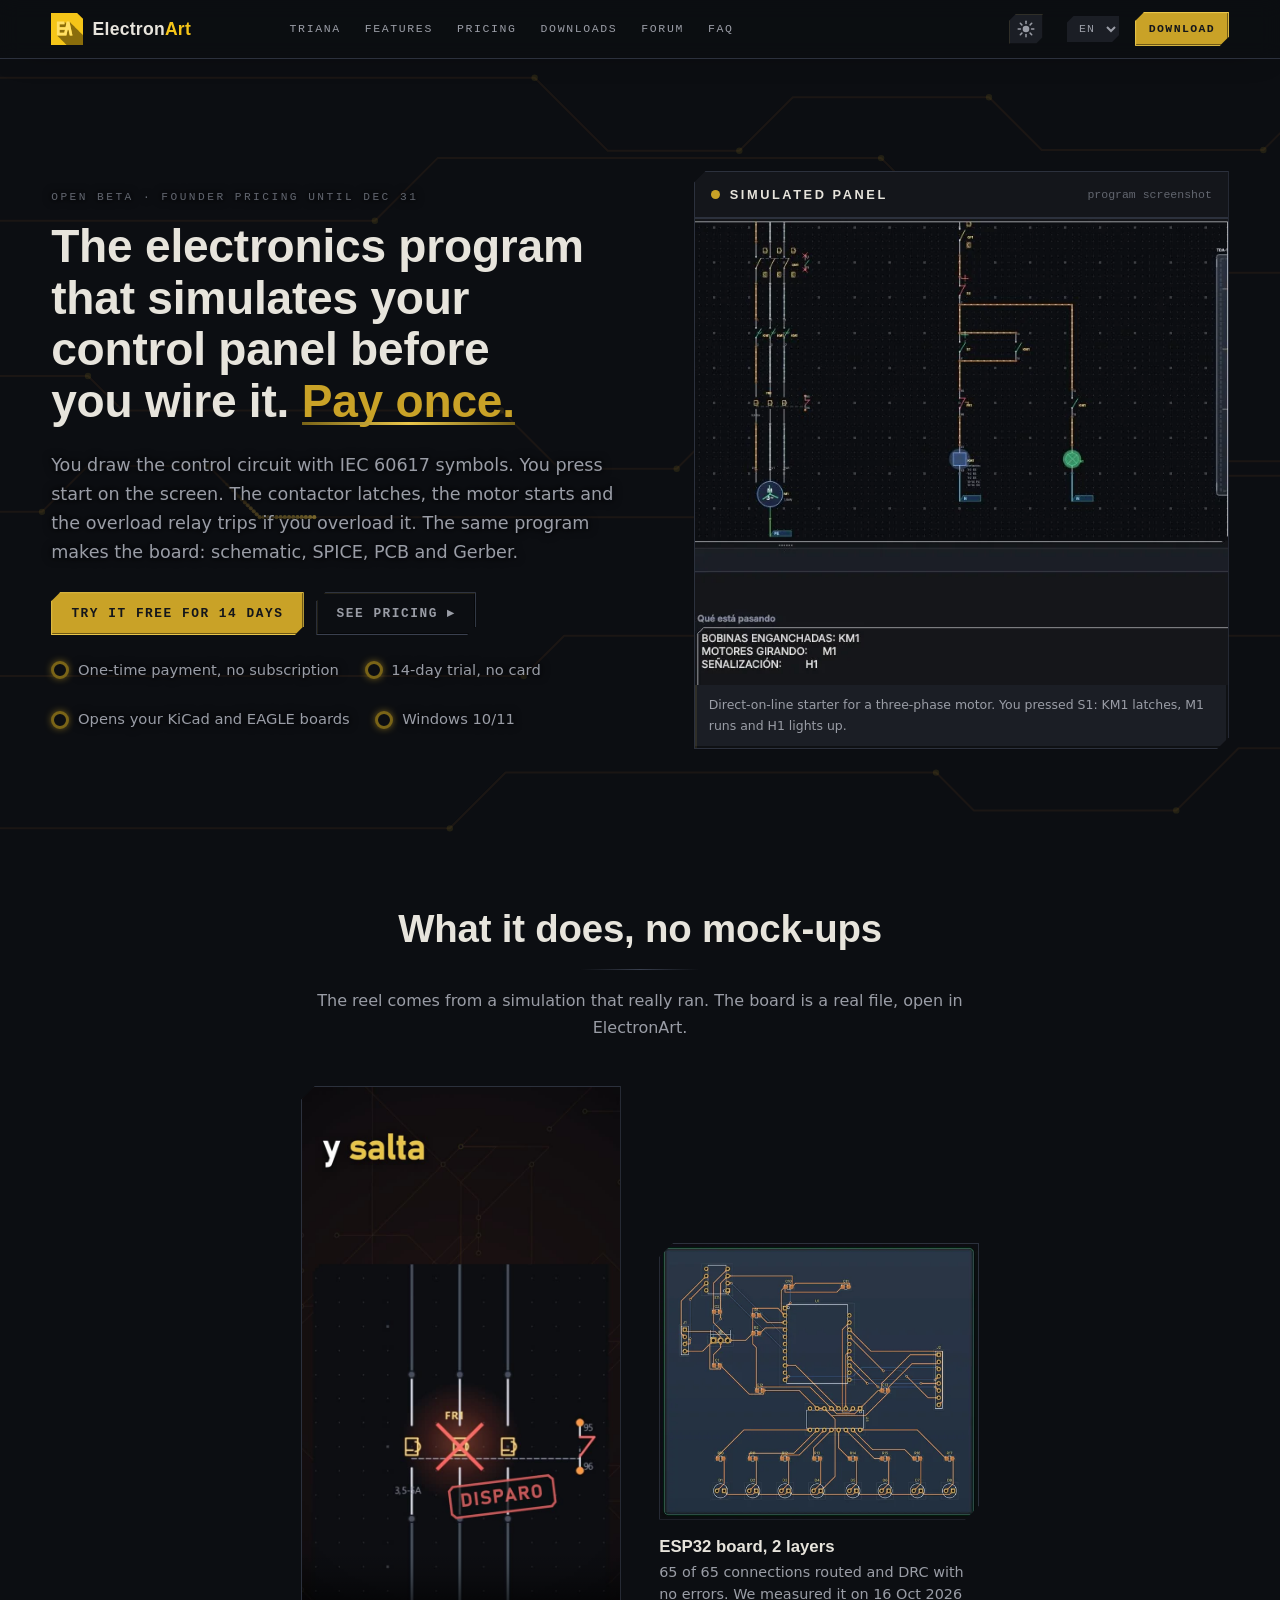
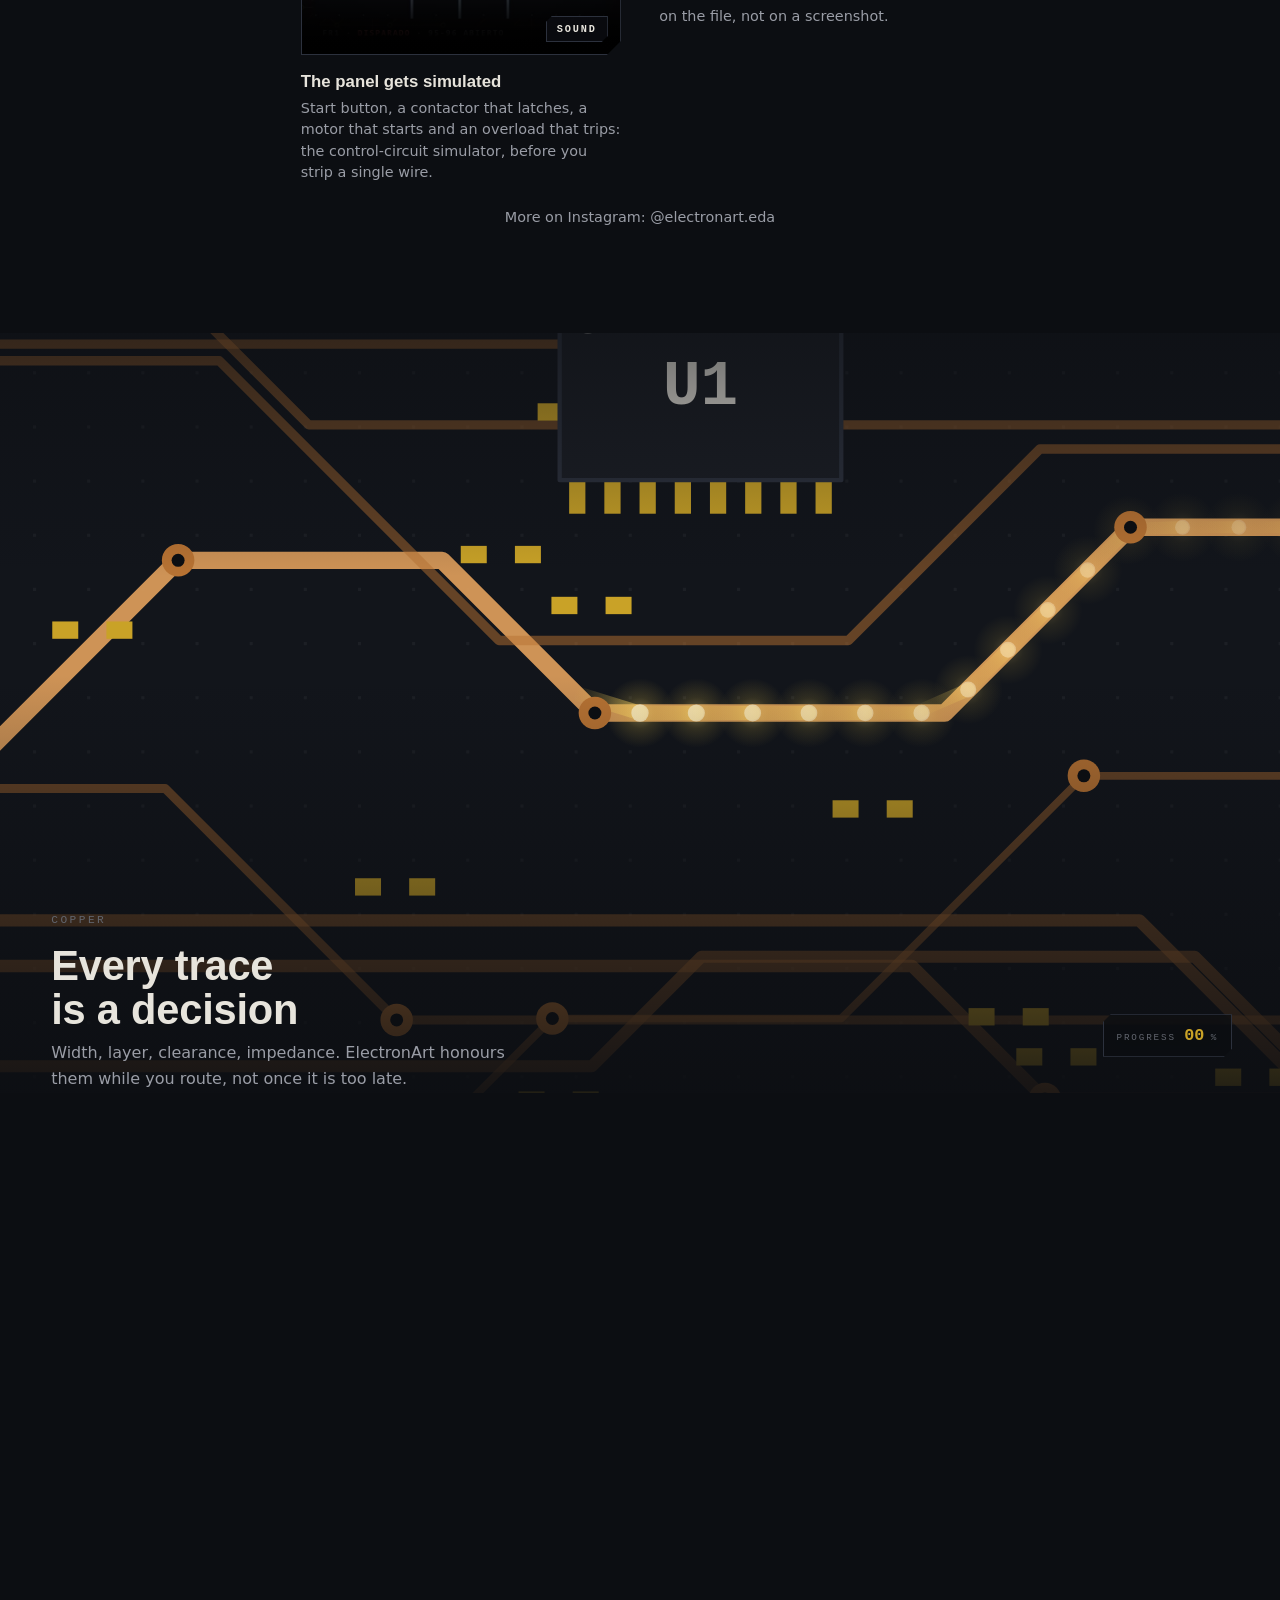
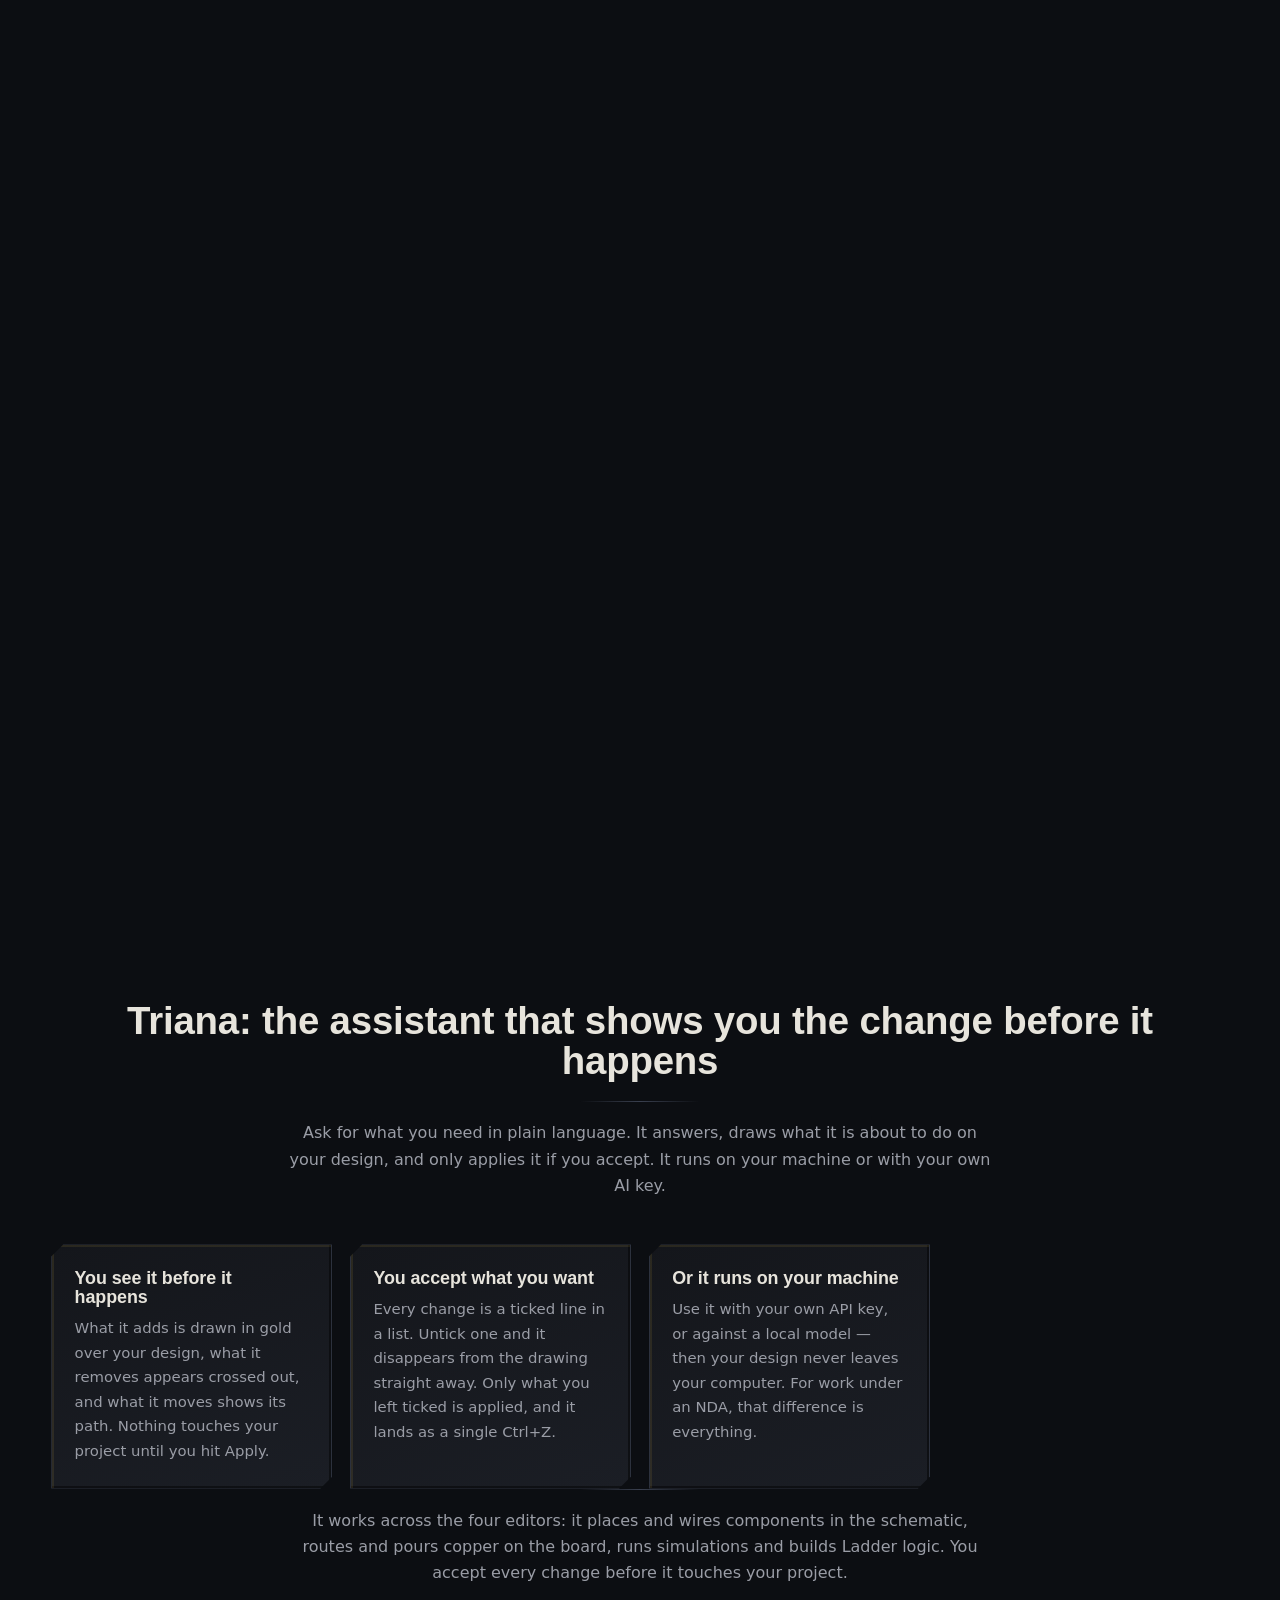
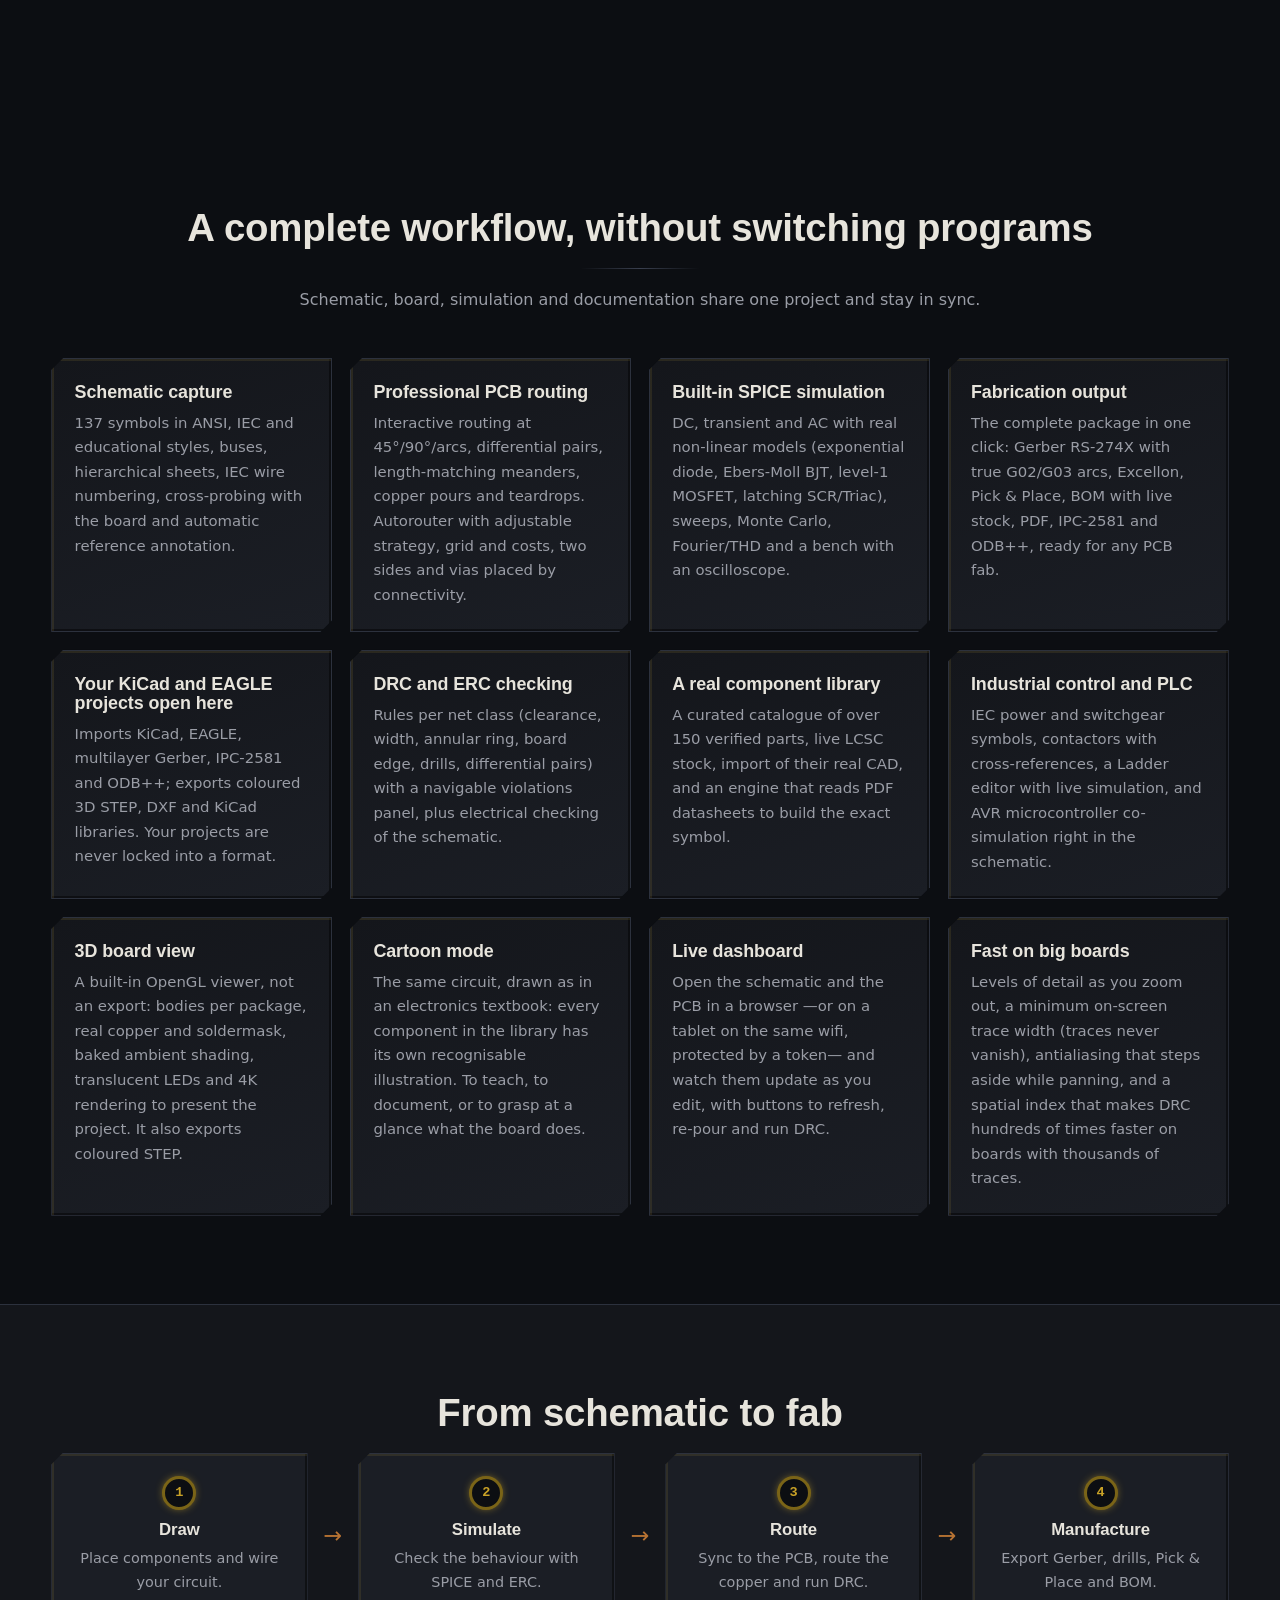
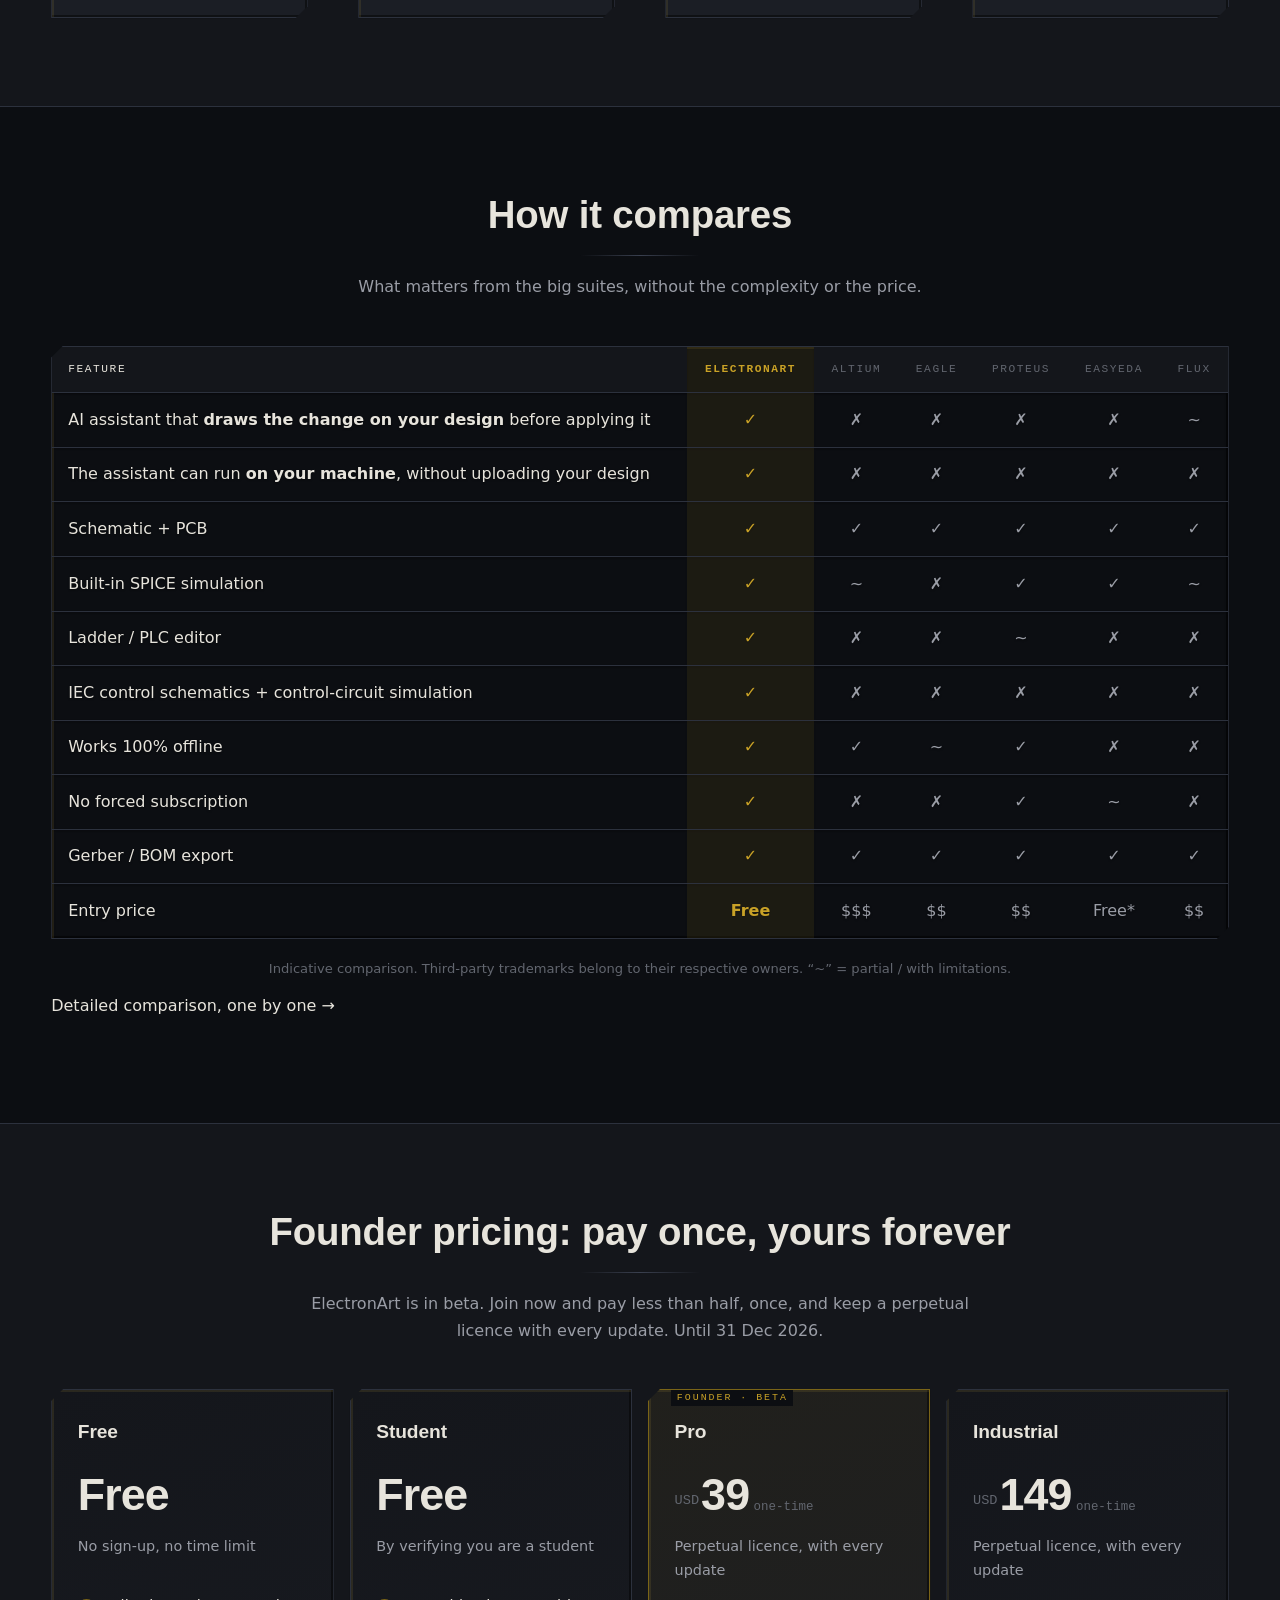
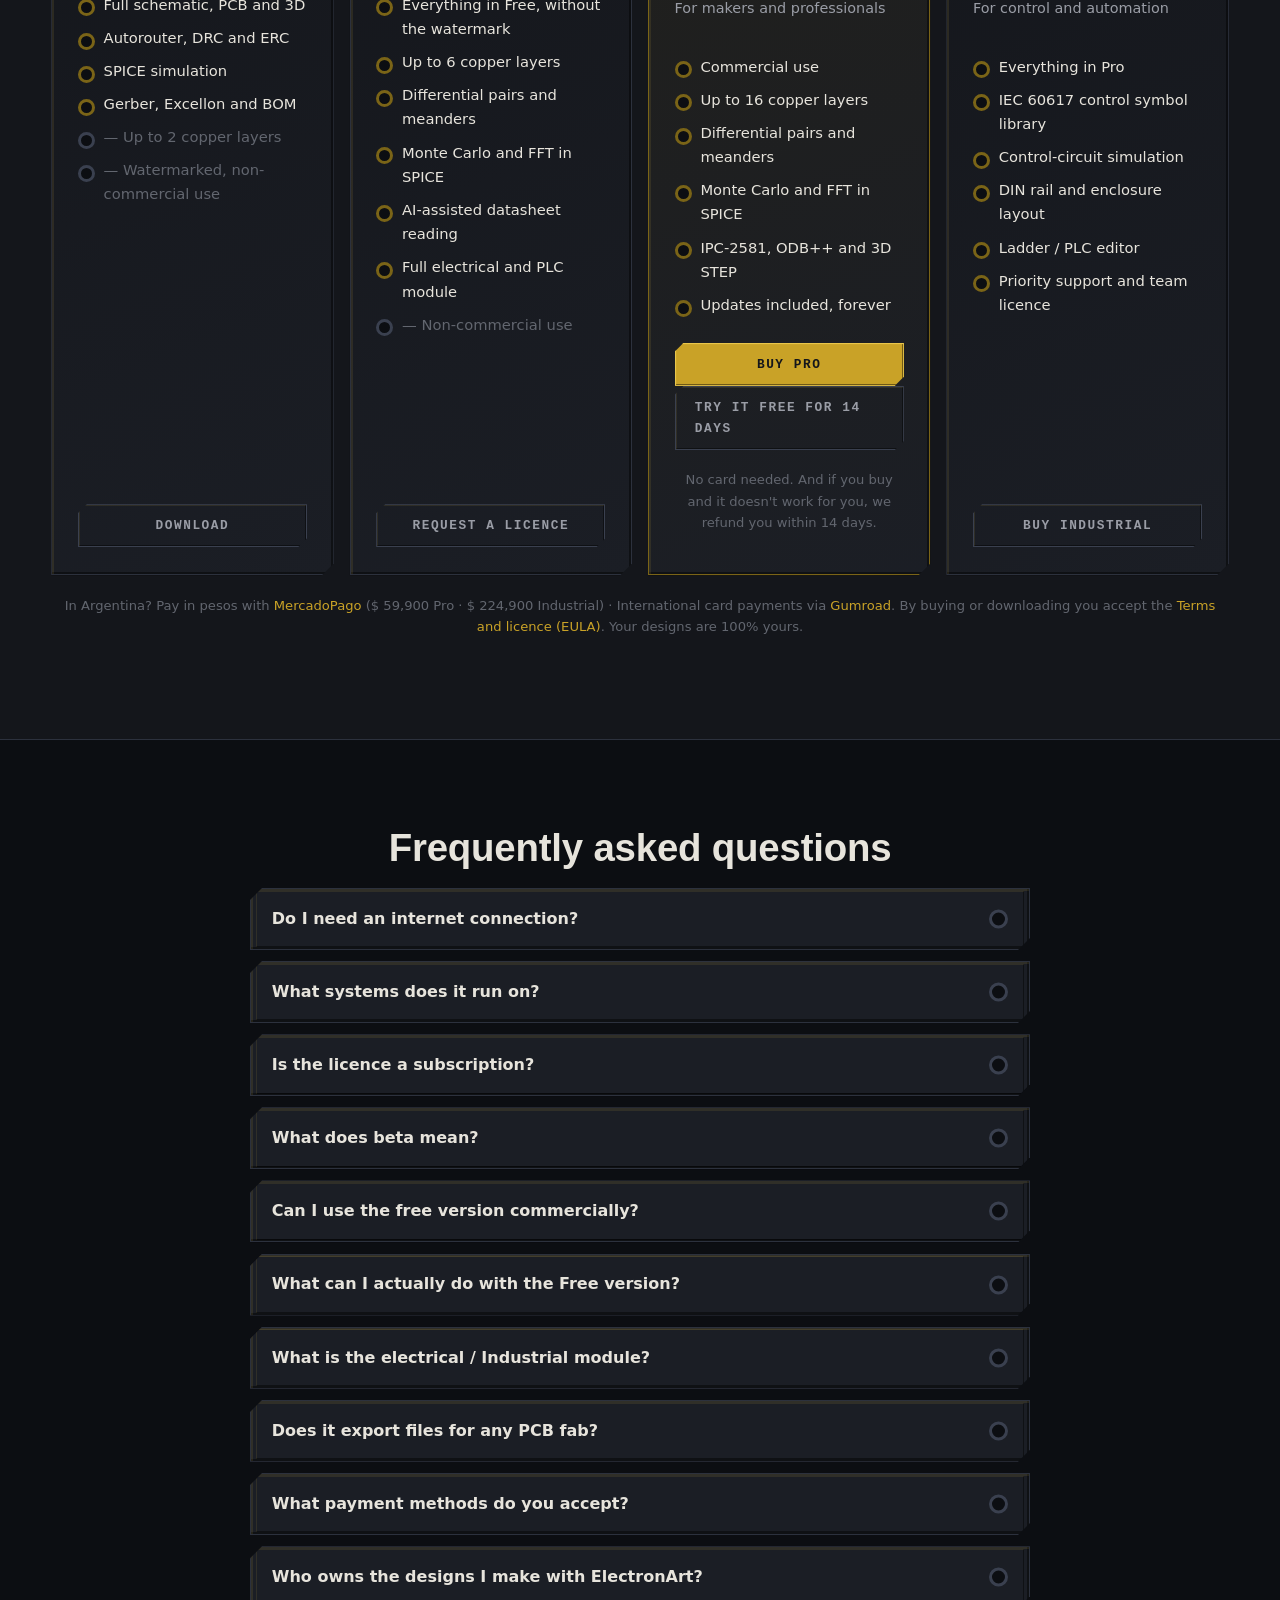
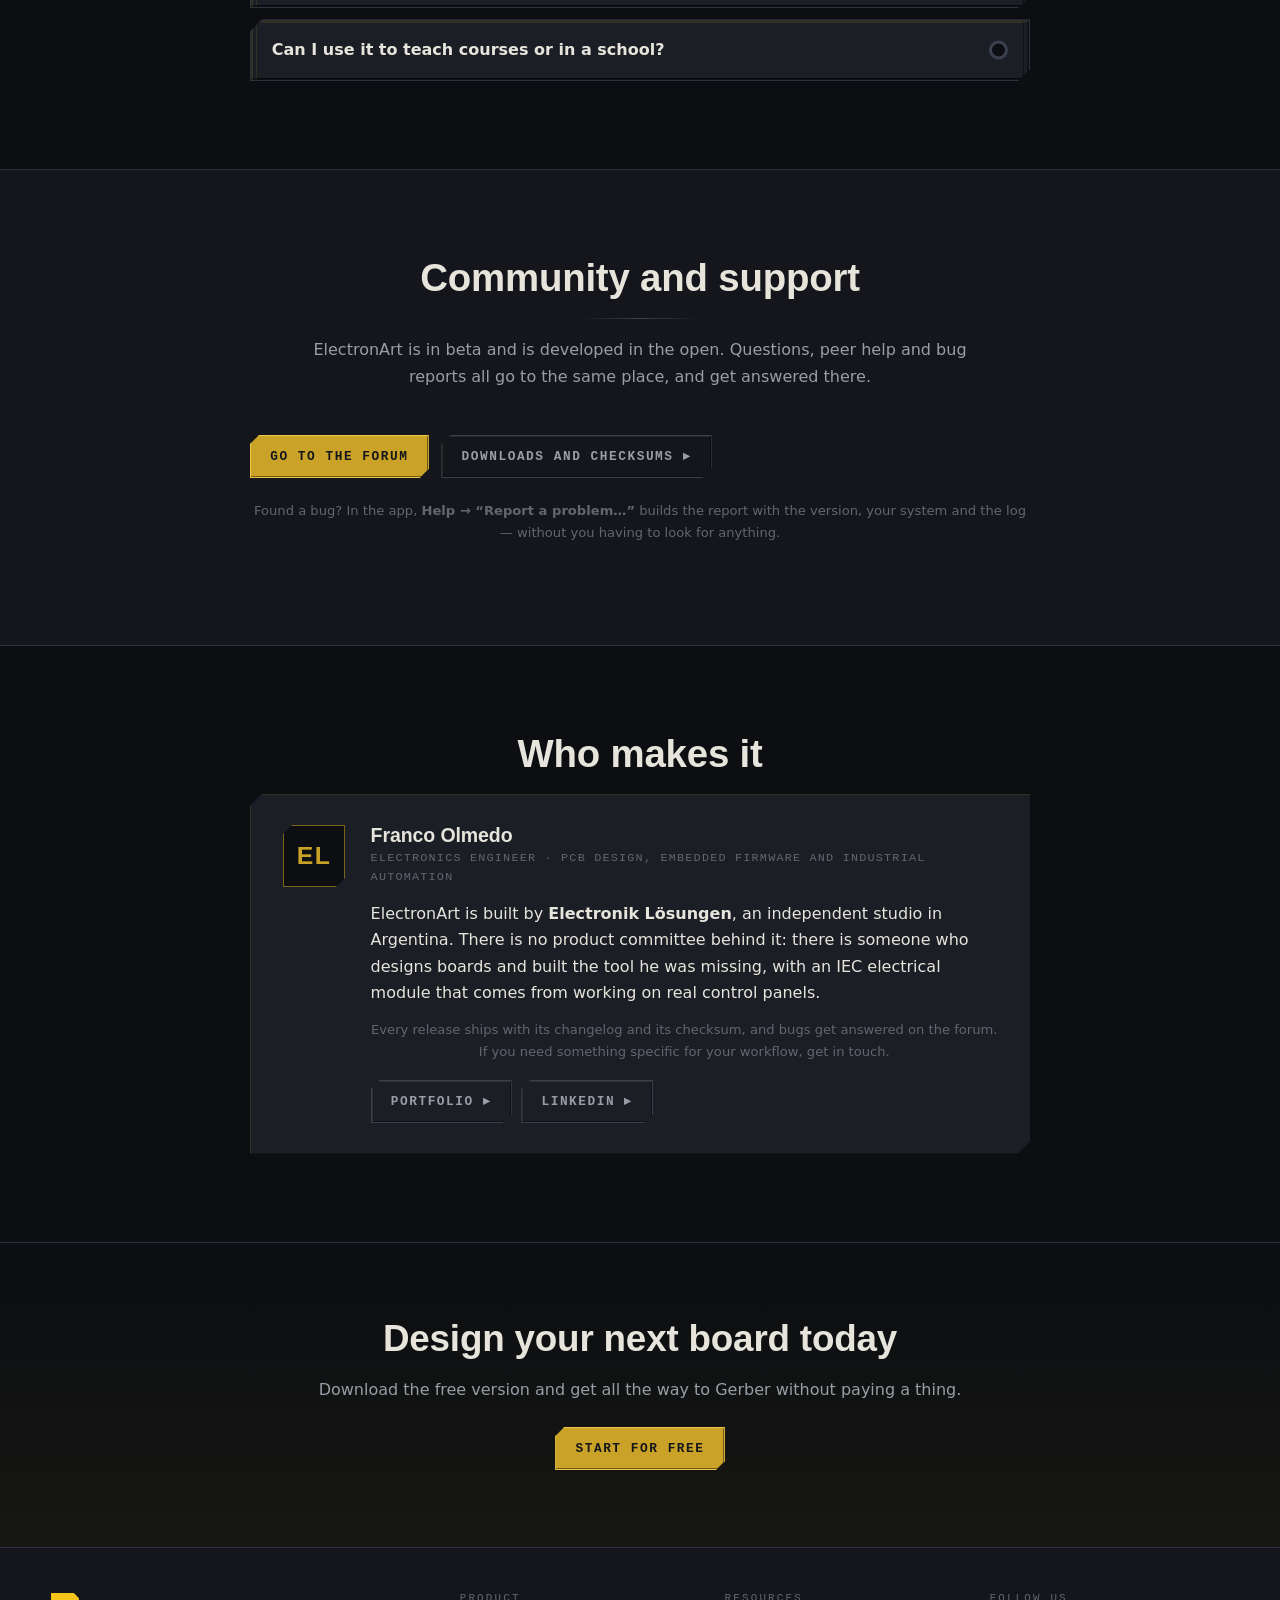
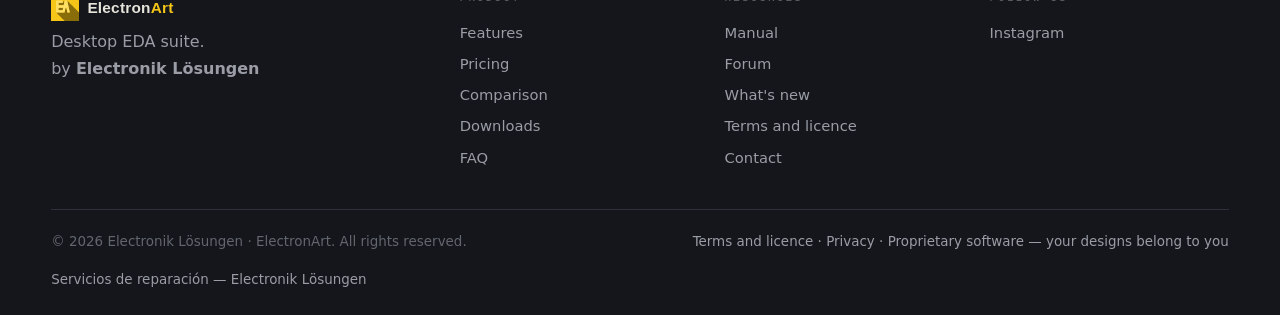
<file: index.html>
<!DOCTYPE html>
<html lang="es">
<head>
  <meta charset="UTF-8" />
  <meta name="viewport" content="width=device-width, initial-scale=1.0" />
  <title>ElectronArt — Simulá tu tablero antes de cablearlo. Pagás una vez.</title>
  <meta name="description" content="El programa de electrónica en castellano que simula tu tablero IEC antes de cablearlo. También hace esquemático, SPICE, PCB y Gerber. Pago único, 14 días de prueba sin tarjeta." />
  <meta name="theme-color" content="#0c0e12" />
  <link rel="icon" type="image/svg+xml" href="assets/favicon.svg" />
  <!-- Lo que se ve cuando alguien comparte el link por WhatsApp, X o LinkedIn.
       Sin `og:image` el link sale como un rectángulo vacío con texto chico, y
       ese es el primer contacto de casi todo el que llega recomendado. -->
  <meta property="og:title" content="ElectronArt — Simulá tu tablero antes de cablearlo" />
  <meta property="og:description" content="El programa de electrónica en castellano. Tablero IEC, esquemático, SPICE y PCB. Pagás una vez." />
  <meta property="og:type" content="website" />
  <meta property="og:url" content="https://electroniklosungen.com.ar/" />
  <meta property="og:site_name" content="ElectronArt" />
  <meta property="og:locale" content="es_AR" />
  <meta property="og:image" content="https://electroniklosungen.com.ar/assets/og-image.png" />
  <meta property="og:image:width" content="1200" />
  <meta property="og:image:height" content="630" />
  <meta property="og:image:alt" content="ElectronArt: esquemático, SPICE, PCB y 3D en un solo programa" />
  <meta name="twitter:card" content="summary_large_image" />
  <meta name="twitter:title" content="ElectronArt — Simulá tu tablero antes de cablearlo" />
  <meta name="twitter:description" content="El programa de electrónica en castellano. Tablero IEC, esquemático, SPICE y PCB. Pagás una vez." />
  <meta name="twitter:image" content="https://electroniklosungen.com.ar/assets/og-image.png" />
  <!-- Un idioma por URL (cola D9): `?lang=en|pt` gana sobre el idioma del
       navegador, así un link desde la cuenta en inglés abre en inglés. El
       canonical de cada idioma lo ajusta i18n.js; acá queda el castellano. -->
  <link rel="canonical" href="https://electroniklosungen.com.ar/" />
  <link rel="alternate" hreflang="es" href="https://electroniklosungen.com.ar/" />
  <link rel="alternate" hreflang="en" href="https://electroniklosungen.com.ar/?lang=en" />
  <link rel="alternate" hreflang="pt" href="https://electroniklosungen.com.ar/?lang=pt" />
  <link rel="alternate" hreflang="x-default" href="https://electroniklosungen.com.ar/" />
  <!-- La captura del hero es el elemento más grande de la primera pantalla:
       pedirla antes que el CSS termine de bajar adelanta el primer pintado. -->
  <link rel="preload" as="image" type="image/webp"
        imagesrcset="assets/hero/tablero-simulado-400.webp 400w, assets/hero/tablero-simulado-656.webp 656w"
        imagesizes="(max-width: 940px) 92vw, 540px" />
  <link rel="stylesheet" href="styles.css" />

  <!-- Datos estructurados: sin esto Google ve una página cualquiera. Con esto
       sabe que es un software de escritorio, para qué sirve y cuánto sale, y
       puede mostrar el precio en el resultado de búsqueda. Los números salen
       de `backend/seed.py`; si cambia un precio, cambia acá. -->
  <script type="application/ld+json">
  {
    "@context": "https://schema.org",
    "@type": "SoftwareApplication",
    "name": "ElectronArt",
    "applicationCategory": "DesignApplication",
    "applicationSubCategory": "EDA / PCB design",
    "operatingSystem": "Windows 10, Windows 11",
    "softwareVersion": "9.5",
    "inLanguage": ["es", "en", "pt"],
    "url": "https://electroniklosungen.com.ar/",
    "downloadUrl": "https://electroniklosungen.com.ar/descargas.html",
    "image": "https://electroniklosungen.com.ar/assets/og-image.png",
    "description": "Suite EDA de escritorio: captura de esquemáticos, simulación SPICE, ruteo de PCB multicapa con DRC y Gerber, visor 3D y editor Ladder/PLC. Funciona sin conexión.",
    "featureList": [
      "Captura de esquemáticos ANSI e IEC",
      "Simulación SPICE con Monte Carlo y FFT",
      "PCB de hasta 16 capas con impedancia controlada",
      "Gerber, Excellon, IPC-2581, ODB++ y STEP 3D",
      "Módulo eléctrico IEC 60617 y editor Ladder/PLC",
      "Asistente de IA que previsualiza los cambios sobre la placa"
    ],
    "publisher": {
      "@type": "Organization",
      "name": "Electronik Lösungen",
      "url": "https://electroniklosungen.com.ar/"
    },
    "offers": [
      {"@type": "Offer", "name": "Gratuita", "price": "0",
       "priceCurrency": "USD", "category": "free"},
      {"@type": "Offer", "name": "Student", "price": "0",
       "priceCurrency": "USD", "category": "free"},
      {"@type": "Offer", "name": "Pro", "price": "39",
       "priceCurrency": "USD",
       "url": "https://francomatic.gumroad.com/l/electronart-pro"},
      {"@type": "Offer", "name": "Industrial", "price": "149",
       "priceCurrency": "USD",
       "url": "https://francomatic.gumroad.com/l/electronart-industrial"}
    ]
  }
  </script>
  <!-- FAQ estructurada (generada por scripts/gen_faq_schema.py) -->
  <script type="application/ld+json">
  {
    "@context": "https://schema.org",
    "@type": "FAQPage",
    "mainEntity": [
      {
        "@type": "Question",
        "name": "¿Necesito conexión a internet?",
        "acceptedAnswer": {
          "@type": "Answer",
          "text": "No. Todo lo que hace al diseño —esquemático, simulación, ruteo, DRC, vista 3D y salida de fabricación— corre entero en tu máquina, sin cuenta ni nube. La lectura de datasheets en PDF también es local: reconstruye la tabla de pines por la geometría del documento. Internet hace falta sólo si usás lo que es online por naturaleza: stock LCSC en vivo, importar el CAD de LCSC o conectar tu propia clave de IA como último recurso para un datasheet difícil."
        }
      },
      {
        "@type": "Question",
        "name": "¿En qué sistemas corre?",
        "acceptedAnswer": {
          "@type": "Answer",
          "text": "El programa corre en Windows, Linux y macOS: está hecho con Python y PySide6 (Qt6), y no depende de nada propio de un sistema. Hoy publicamos el instalador de Windows 10 y 11; en Linux y macOS se ejecuta desde el código, y el paquete compilado para esos dos está en camino."
        }
      },
      {
        "@type": "Question",
        "name": "¿La licencia es por suscripción?",
        "acceptedAnswer": {
          "@type": "Answer",
          "text": "No. Durante la beta, Pro e Industrial se pagan una sola vez y la licencia es perpetua, con todas las actualizaciones. El programa funciona sin conexión y tus archivos son tuyos, en tu disco, en un formato abierto. Gratuita y Estudiante no vencen."
        }
      },
      {
        "@type": "Question",
        "name": "¿Qué significa que está en beta?",
        "acceptedAnswer": {
          "@type": "Answer",
          "text": "Que el programa ya diseña, simula y exporta para fabricar de punta a punta, pero todavía tiene cosas por pulir, y te lo decimos de frente. Triana, el asistente, arma bien los circuitos comunes y todavía se equivoca con pedidos que nunca vio. A cambio, quien entra ahora paga menos de la mitad, una sola vez, y reporta en el foro directo a quien lo programa. El precio de fundador vale hasta el 31/12/2026: después vuelven las licencias anuales para quien compre, y las perpetuas ya vendidas se respetan."
        }
      },
      {
        "@type": "Question",
        "name": "¿Puedo usar la versión gratuita comercialmente?",
        "acceptedAnswer": {
          "@type": "Answer",
          "text": "No. La Gratuita y la de Estudiante son para uso personal y educativo. Para trabajo comercial necesitás Pro o Industrial."
        }
      },
      {
        "@type": "Question",
        "name": "¿Qué puedo hacer realmente con la versión Gratuita?",
        "acceptedAnswer": {
          "@type": "Answer",
          "text": "Un diseño completo de dos caras, de punta a punta: dibujar el esquemático, simularlo en SPICE, rutear la placa a mano o con el autorouter, verificar con DRC y ERC, mirarla en 3D y exportar el Gerber, el Excellon y el BOM para mandarla a fabricar. Sale con una marca de agua y es para uso no comercial. Lo que queda para los planes pagos es lo que necesita un trabajo más exigente: más de dos capas, pares diferenciales y serpentinas de igualación, Monte Carlo y FFT, las salidas IPC-2581/ODB++/STEP que pide una fábrica grande, y el módulo eléctrico industrial."
        }
      },
      {
        "@type": "Question",
        "name": "¿Qué es el módulo eléctrico / Industrial?",
        "acceptedAnswer": {
          "@type": "Answer",
          "text": "Es la parte que no hace un EDA de electrónica: esquemas eléctricos de mando y potencia con la simbología normalizada IEC 60617 —bobinas, contactores, guardamotores, relés térmicos, disyuntores diferenciales, temporizadores, transformadores de mando y borneras—, el montaje del tablero sobre riel DIN, y la simulación del esquema: apretás el pulsador de marcha en pantalla, la bobina se energiza, el contactor engancha, el motor arranca y el térmico dispara si lo sobrecargás. Incluye el editor Ladder para la lógica del PLC. Está en Industrial, y también en Estudiante para uso no comercial: quien está aprendiendo electrotécnica lo necesita entero."
        }
      },
      {
        "@type": "Question",
        "name": "¿Exporta archivos para fabricar en cualquier fábrica de PCB?",
        "acceptedAnswer": {
          "@type": "Answer",
          "text": "Sí. Exporta Gerber RS-274X, taladros Excellon, Pick&Place y BOM, compatibles con las fábricas más comunes."
        }
      },
      {
        "@type": "Question",
        "name": "¿Qué métodos de pago aceptan?",
        "acceptedAnswer": {
          "@type": "Answer",
          "text": "Tarjeta internacional vía Gumroad/Stripe y MercadoPago para Argentina y Latinoamérica."
        }
      },
      {
        "@type": "Question",
        "name": "¿De quién son los diseños que hago con ElectronArt?",
        "acceptedAnswer": {
          "@type": "Answer",
          "text": "Suyos, al 100 %. Los esquemáticos, PCBs, Gerbers y productos que diseñe le pertenecen por completo y puede comercializarlos sin regalías ni atribución, con cualquier edición. El detalle está en los Términos y licencia."
        }
      },
      {
        "@type": "Question",
        "name": "¿Puedo usarlo para dictar cursos o en una escuela?",
        "acceptedAnswer": {
          "@type": "Answer",
          "text": "Las instituciones educativas pueden usar la edición Student en aulas y laboratorios sin cargo. Para cursos pagos que se apoyan en el software corresponde una licencia por docente: Pro si el curso es de diseño electrónico y de PCB, e Industrial si se apoya en el módulo eléctrico/PLC, que Pro no incluye."
        }
      }
    ]
  }
  </script>
  <!-- /FAQ estructurada -->
  <!-- Tema claro/oscuro: se aplica ANTES de pintar (sin flash). Default = oscuro
       (la máscara negra es la identidad); el usuario puede pasar a claro y queda
       guardado. El toggle se cablea al cargar. -->
  <script>
    (function () {
      try {
        if (localStorage.getItem("ea-tema") === "light")
          document.documentElement.setAttribute("data-theme", "light");
      } catch (e) {}
      document.addEventListener("DOMContentLoaded", function () {
        var b = document.getElementById("temaToggle");
        if (!b) return;
        b.addEventListener("click", function () {
          var claro = document.documentElement.getAttribute("data-theme") === "light";
          if (claro) {
            document.documentElement.removeAttribute("data-theme");
            try { localStorage.setItem("ea-tema", "dark"); } catch (e) {}
          } else {
            document.documentElement.setAttribute("data-theme", "light");
            try { localStorage.setItem("ea-tema", "light"); } catch (e) {}
          }
          window.dispatchEvent(new Event("ea-tema"));
        });
      });
    })();
  </script>
</head>
<body>
  <!-- ───────────────── Header ───────────────── -->
  <header class="site-header" id="top">
    <div class="container nav">
      <a class="brand" href="#top">
        <img src="assets/logo.svg" alt="ElectronArt" height="32" />
      </a>
      <!-- Los mismos ítems, en el mismo orden, que la barra del foro
           (backend/templates/base.html): portada y foro son un solo sitio.
           Flujo, Comparación y Comunidad siguen en la página y en el pie. -->
      <nav class="nav-links" aria-label="Principal">
        <a href="#asistente">Triana</a>
        <a href="#caracteristicas">Características</a>
        <a href="#precios">Precios</a>
        <a href="descargas.html">Descargas</a>
        <a href="#" data-link="foro">Foro</a>
        <a href="#faq">FAQ</a>
      </nav>
      <!-- El programa está en tres idiomas desde la v8.30 y la web estaba sólo
           en español: quien lo abre en inglés y viene a comprar, no entiende la
           página. El selector va acá, al lado del botón de descarga, porque es
           donde alguien que no entiende nada lo busca primero. -->
      <button id="temaToggle" class="tema-toggle" type="button"
              aria-label="Cambiar tema claro/oscuro" title="Tema claro / oscuro">
        <svg class="ico-sol" viewBox="0 0 24 24" width="18" height="18" aria-hidden="true">
          <circle cx="12" cy="12" r="4.4" fill="currentColor"/>
          <g stroke="currentColor" stroke-width="2" stroke-linecap="round">
            <line x1="12" y1="1.6" x2="12" y2="4.6"/><line x1="12" y1="19.4" x2="12" y2="22.4"/>
            <line x1="1.6" y1="12" x2="4.6" y2="12"/><line x1="19.4" y1="12" x2="22.4" y2="12"/>
            <line x1="4.4" y1="4.4" x2="6.5" y2="6.5"/><line x1="17.5" y1="17.5" x2="19.6" y2="19.6"/>
            <line x1="4.4" y1="19.6" x2="6.5" y2="17.5"/><line x1="17.5" y1="6.5" x2="19.6" y2="4.4"/>
          </g>
        </svg>
        <svg class="ico-luna" viewBox="0 0 24 24" width="18" height="18" aria-hidden="true">
          <path d="M21 12.8A9 9 0 1 1 11.2 3a7 7 0 0 0 9.8 9.8z" fill="currentColor"/>
        </svg>
      </button>
      <select id="selIdioma" class="sel-idioma" aria-label="Idioma">
        <option value="es">ES</option>
        <option value="en">EN</option>
        <option value="pt">PT</option>
      </select>
      <a class="btn btn-primary btn-sm" href="descargas.html">Descargar</a>
      <button class="nav-toggle" id="navToggle" aria-label="Menú" aria-expanded="false">☰</button>
    </div>
  </header>

  <!-- ───────────────── Hero ───────────────── -->
  <section class="hero">
    <div class="container hero-grid">
      <div class="hero-copy">
        <p class="eyebrow">Beta abierta · Precio de fundador hasta el 31/12</p>
        <!-- Titular de la auditoría de octubre (§1.3, cola D1): lo único que no
             tiene otro EDA es el tablero que se simula, en castellano y con
             pago único. «Diseñá, simulá y fabricá» lo decía cualquiera. -->
        <h1 class="h1-largo">El programa de electrónica en castellano que simula tu tablero antes de cablearlo. <span class="grad">Pagás una vez.</span></h1>
        <p class="lead">
          Dibujás el esquema de mando con símbolos IEC 60617. Apretás marcha en la
          pantalla. El contactor engancha, el motor arranca y el térmico dispara si
          lo sobrecargás. El mismo programa hace la placa: esquemático, SPICE, PCB y Gerber.
        </p>
        <div class="hero-cta">
          <a class="btn btn-primary" href="#" data-link="prueba" data-ev="prueba-hero">Probalo 14 días gratis</a>
          <a class="btn btn-ghost" href="#precios">Ver precios ▸</a>
        </div>
        <!-- «Placas» y no «proyectos»: el import de KiCad/EAGLE trae el
             .kicad_pcb y el .brd, no el esquemático (ver 75a582f). -->
        <ul class="trust">
          <li>Pago único, sin suscripción</li>
          <li>14 días de prueba, sin tarjeta</li>
          <li>Abre tus placas de KiCad y EAGLE</li>
          <li>Windows 10/11</li>
        </ul>
      </div>

      <!-- Captura del programa real con el ejemplo `arranque-directo-motor`
           simulándose (marketing/demo_tablero_real.py, 16/10/2026): S1
           apretado, KM1 enganchado, M1 girando, H1 prendida. Reemplaza a la
           controladora de 6 capas, que es diseño en progreso y no prueba nada
           (auditoría 2026-10 §1.3). Una imagen WebP de ~30 KB en vez de
           three.js (600 KB) más texturas: la primera pantalla carga sola. -->
      <div class="hero-mock">
        <figure class="mica-panel panel-tablero">
          <div class="mica-cab"><span class="mica-led"></span><b>Tablero simulado</b><span class="mica-s">captura del programa</span></div>
          <picture>
            <source type="image/webp"
                    srcset="assets/hero/tablero-simulado-400.webp 400w, assets/hero/tablero-simulado-656.webp 656w"
                    sizes="(max-width: 940px) 92vw, 540px" />
            <img class="hero-captura" src="assets/hero/tablero-simulado-656.jpg" width="656" height="574"
                 fetchpriority="high" decoding="async"
                 alt="Esquema de arranque directo simulado en ElectronArt: los cables con tensión en naranja, el motor M1 girando y el panel que dice bobinas enganchadas KM1." />
          </picture>
          <figcaption class="hero3d-nota">Arranque directo de un motor trifásico. Apretaste S1: KM1 engancha, M1 gira y H1 prende.</figcaption>
        </figure>
      </div>
    </div>
  </section>

  <!-- ───────────────── Lo que hace, sin maquetas ───────────────── -->
  <!-- Cola D2 (auditoría 2026-10): afuera el video de Triana (lo grabó el
       proveedor simulado, no el modelo real), el reel de la controladora de 6
       capas (diseño en progreso) y el de la placa grande (no se probó en el
       visor 3D). Queda lo que se midió: el tablero que se simula y la placa
       ESP32 del ejemplo, ruteada 65/65 con DRC limpio el 16/10/2026
       (`scripts/demo_esp32_manufacturing.py --check`). -->
  <section id="reels" class="section reels-seccion" aria-label="Lo que hace, sin maquetas">
    <div class="container">
      <h2 class="section-title">Lo que hace, sin maquetas</h2>
      <p class="section-sub">El reel sale de una simulación que corrió de verdad. La placa es un archivo real, abierto en ElectronArt.</p>
      <div class="reels-fila">
        <figure class="reel">
          <div class="reel-marco">
            <video class="reel-video" muted playsinline loop preload="none" poster="assets/video/tablero-poster.jpg"
                   aria-label="Reel de 24 segundos: un tablerista simula el arranque directo de un motor y el térmico dispara.">
              <source src="assets/video/tablero.mp4" type="video/mp4" />
            </video>
            <button class="reel-sonido" type="button" aria-label="Activar el sonido">SONIDO</button>
          </div>
          <figcaption><b>El tablero se simula</b>Marcha, contactor que se enclava, motor que arranca y térmico que dispara: el simulador del esquema de mando, antes de pelar un cable.</figcaption>
        </figure>
        <figure class="reel reel-placa">
          <div class="reel-marco">
            <picture>
              <source type="image/webp"
                      srcset="assets/hero/esp32-2capas-560.webp 560w, assets/hero/esp32-2capas-900.webp 900w"
                      sizes="(max-width: 640px) 86vw, 460px" />
              <img class="reel-img" src="assets/hero/esp32-2capas-900.webp" width="900" height="778"
                   loading="lazy" decoding="async"
                   alt="Placa ESP32 de dos capas en el editor de PCB de ElectronArt: pistas de cobre arriba en naranja, abajo en azul, ocho LED con sus resistencias." />
            </picture>
          </div>
          <figcaption><b>Placa ESP32, 2 capas</b>65 de 65 conexiones ruteadas y el DRC sin errores. Lo medimos el 16/10/2026 sobre el archivo, no sobre una captura.</figcaption>
        </figure>
      </div>
      <p class="reels-mas">Más en Instagram: <a href="#" data-link="instagram">@electronart.eda</a></p>
    </div>
    <script>
      // Arrancan mudos al entrar en pantalla y se pausan al salir (batería del
      // teléfono). «SONIDO» les da voz; con movimiento reducido no arrancan solos.
      (function () {
        "use strict";
        var vids = document.querySelectorAll(".reel-video");
        var quieto = window.matchMedia("(prefers-reduced-motion: reduce)").matches;
        document.querySelectorAll(".reel-sonido").forEach(function (b) {
          b.addEventListener("click", function () {
            var v = b.parentNode.querySelector("video");
            vids.forEach(function (o) { if (o !== v) { o.muted = true; } });
            document.querySelectorAll(".reel-sonido").forEach(function (o) { if (o !== b) o.classList.remove("on"); });
            v.muted = !v.muted; b.classList.toggle("on", !v.muted);
            if (!v.muted) { v.currentTime = 0; v.play().catch(function () {}); }
          });
        });
        if (quieto || !("IntersectionObserver" in window)) {
          vids.forEach(function (v) { v.controls = true; });
          return;
        }
        var obs = new IntersectionObserver(function (es) {
          es.forEach(function (e) {
            if (e.isIntersecting) e.target.play().catch(function () { e.target.controls = true; });
            else e.target.pause();
          });
        }, { threshold: 0.35 });
        vids.forEach(function (v) { obs.observe(v); });
      })();
    </script>
  </section>

  <!-- ───────────────── El viaje por la placa ───────────────── -->
  <!-- El scroll no mueve la página: mueve una cámara sobre una placa que se
       dibuja de verdad (website/viaje.js). No es un video: pesa unos KB, se ve
       nítida a cualquier zoom y no depende de que cargue nada. -->
  <section class="viaje-seccion" aria-label="Recorrido por una placa">
    <div class="viaje-pegado">
      <canvas id="viaje" aria-hidden="true"></canvas>
      <div class="viaje-velo"></div>
      <div class="container viaje-textos">
        <article data-viaje-cap class="activo">
          <p class="eyebrow">Cobre</p>
          <h2>Cada pista es una decisión</h2>
          <p>Ancho, capa, separación, impedancia. ElectronArt las respeta
          mientras ruteás, no cuando ya es tarde.</p>
        </article>
        <article data-viaje-cap>
          <p class="eyebrow">Vías</p>
          <h2>Bajás de capa sin perder la red</h2>
          <p>El autoruteo pone la vía donde hace falta y no donde no: un pad
          pasante ya cruza la placa, y ahí no va ninguna.</p>
        </article>
        <article data-viaje-cap>
          <p class="eyebrow">Componentes</p>
          <h2>Modelos de verdad, no cajitas</h2>
          <p>Más de cien encapsulados con las medidas del fabricante, y el
          modo caricatura para cuando lo que importa es entender.</p>
        </article>
        <article data-viaje-cap>
          <p class="eyebrow">Fabricación</p>
          <h2>Y termina en un archivo que la fábrica acepta</h2>
          <p>Gerber con arcos reales, taladros, Pick &amp; Place, BOM,
          IPC-2581 y ODB++. Sin sorpresas.</p>
        </article>
      </div>
      <div class="viaje-medidor">
        <span class="rot">Avance</span>
        <b id="viaje-avance">00</b>
        <span class="rot">%</span>
      </div>
    </div>
  </section>

  <!-- ───────────────── Features ───────────────── -->
  <!-- El asistente. Va ANTES de las características y no entre ellas: es lo
       que más distingue al producto y lo que primero hay que mostrar. -->
  <section id="asistente" class="section">
    <div class="container">
      <h2 class="section-title">Triana: el asistente que te muestra el cambio antes de hacerlo</h2>
      <p class="section-sub">Le pedís lo que necesitás en castellano. Te contesta, dibuja lo que va a hacer sobre tu diseño, y sólo lo aplica si vos aceptás. Corre en tu máquina o con tu propia clave de IA.</p>
      <div class="grid features">
        <article class="card">
          <h3>Lo ves antes de que pase</h3>
          <p>Lo que agrega se dibuja en oro sobre el diseño, lo que saca aparece tachado y lo que mueve muestra su recorrido. Nada toca tu proyecto hasta que apretás Aplicar.</p>
        </article>
        <article class="card">
          <h3>Aceptás lo que querés</h3>
          <p>Cada cambio va en una lista con su tilde. Destildás uno y desaparece del dibujo al instante. Se aplica sólo lo que dejaste marcado, y entra como un solo Ctrl+Z.</p>
        </article>
        <article class="card">
          <h3>O corre en tu máquina</h3>
          <p>Podés usarlo con tu propia clave, o contra un modelo local: ahí el diseño no sale de tu computadora. Para trabajo bajo acuerdo de confidencialidad, esa diferencia lo es todo.</p>
        </article>
      </div>
      <p class="section-sub">Trabaja en los cuatro editores: coloca y conecta componentes en el esquemático, rutea y vierte cobre en la placa, corre simulaciones y arma la lógica del Ladder. Vos aceptás cada cambio antes de que toque tu proyecto.</p>
    </div>
  </section>

  <section id="caracteristicas" class="section">
    <div class="container">
      <h2 class="section-title">Un flujo de trabajo completo, sin cambiar de programa</h2>
      <p class="section-sub">Esquemático, placa, simulación y documentación comparten un mismo proyecto y se mantienen sincronizados.</p>
      <div class="grid features">
        <article class="card">
          <h3>Captura de esquemáticos</h3>
          <p>137 símbolos en estilos ANSI, IEC y educativo, buses, hojas jerárquicas, numeración de conductores IEC, cross-probing con la placa y anotación automática de referencias.</p>
        </article>
        <article class="card">
          <h3>Ruteo de PCB profesional</h3>
          <p>Ruteo interactivo a 45°/90°/arcos, pares diferenciales, serpentinas de igualación, planos de cobre y teardrops. Autorouter con estrategia, grilla y costos ajustables, dos caras y vías puestas por conectividad.</p>
        </article>
        <article class="card">
          <h3>Simulación SPICE integrada</h3>
          <p>DC, transitorio y AC con modelos no lineales reales (diodo exponencial, BJT Ebers-Moll, MOSFET nivel 1, SCR/Triac con enganche), barridos, Monte Carlo, Fourier/THD y banco con osciloscopio.</p>
        </article>
        <article class="card">
          <h3>Salida de fabricación</h3>
          <p>Paquete completo en un clic: Gerber RS-274X con arcos G02/G03 reales, Excellon, Pick &amp; Place, BOM con stock en vivo, PDF, IPC-2581 y ODB++, listo para cualquier fábrica de PCB.</p>
        </article>
        <article class="card">
          <h3>Tus proyectos de KiCad y EAGLE abren acá</h3>
          <p>Importa KiCad, EAGLE, Gerber multicapa, IPC-2581 y ODB++; exporta STEP 3D con color, DXF y bibliotecas KiCad. Sus proyectos nunca quedan encerrados en un formato.</p>
        </article>
        <article class="card">
          <h3>Verificación DRC y ERC</h3>
          <p>Reglas por clase de red (clearance, ancho, anillo anular, borde, taladros, pares diferenciales) con panel de violaciones navegable, y verificación eléctrica del esquemático.</p>
        </article>
        <article class="card">
          <h3>Biblioteca de componentes real</h3>
          <p>Catálogo curado de más de 150 partes verificadas, stock LCSC en vivo, importación de su CAD real y un motor que interpreta datasheets en PDF para crear el símbolo exacto.</p>
        </article>
        <article class="card">
          <h3>Control industrial y PLC</h3>
          <p>Símbolos IEC de potencia y maniobra, contactores con referencias cruzadas, editor Ladder con simulación en vivo y co-simulación de microcontroladores AVR en el esquemático.</p>
        </article>
        <article class="card">
          <h3>Vista 3D de la placa</h3>
          <p>Visor OpenGL integrado, no una exportación: cuerpos por encapsulado, cobre y máscara reales, sombreado ambiental horneado, LED translúcidos y render 4K para presentar el proyecto. También exporta STEP con color.</p>
        </article>
        <article class="card">
          <h3>Modo caricatura</h3>
          <p>El mismo circuito, dibujado como en un libro de electrónica: cada componente de la biblioteca tiene su ilustración reconocible. Para enseñar, documentar o entender de un vistazo qué hace la placa.</p>
        </article>
        <article class="card">
          <h3>Tablero en vivo</h3>
          <p>Abrí el esquemático y el PCB en el browser —o en una tablet del mismo wifi, protegida con token— y vas viendo cómo se actualizan mientras editás, con botones para refrescar, repour y DRC.</p>
        </article>
        <article class="card">
          <h3>Rápido con placas grandes</h3>
          <p>Niveles de detalle al alejar, ancho mínimo de pista en pantalla (las pistas nunca desaparecen), antialias que se aparta durante el paneo e índice espacial que hace el DRC cientos de veces más rápido en placas de miles de pistas.</p>
        </article>
      </div>
    </div>
  </section>

  <!-- ───────────────── Workflow ───────────────── -->
  <section id="flujo" class="section alt">
    <div class="container">
      <h2 class="section-title">Del esquema a la fábrica</h2>
      <div class="flow">
        <div class="flow-step"><span class="num">1</span><h3>Dibujá</h3><p>Colocá componentes y cableá tu circuito.</p></div>
        <div class="flow-arrow">→</div>
        <div class="flow-step"><span class="num">2</span><h3>Simulá</h3><p>Verificá el comportamiento con SPICE y ERC.</p></div>
        <div class="flow-arrow">→</div>
        <div class="flow-step"><span class="num">3</span><h3>Ruteá</h3><p>Sincronizá a PCB, ruteá el cobre y corré el DRC.</p></div>
        <div class="flow-arrow">→</div>
        <div class="flow-step"><span class="num">4</span><h3>Fabricá</h3><p>Exportá Gerber, taladros, Pick&amp;Place y BOM.</p></div>
      </div>
    </div>
  </section>

  <!-- ───────────────── Comparison ───────────────── -->
  <section id="comparacion" class="section">
    <div class="container">
      <h2 class="section-title">Cómo se compara</h2>
      <p class="section-sub">Lo esencial de las grandes suites, sin la complejidad ni el precio.</p>
      <div class="table-wrap">
        <table class="cmp">
          <thead>
            <tr>
              <th>Función</th>
              <th class="hl">ElectronArt</th>
              <th>Altium</th>
              <th>Eagle</th>
              <th>Proteus</th>
              <th>EasyEDA</th>
              <th>Flux</th>
            </tr>
          </thead>
          <tbody>
            <tr><td>Asistente de IA que <b>dibuja el cambio sobre el diseño</b> antes de aplicarlo</td><td class="hl">✓</td><td>✗</td><td>✗</td><td>✗</td><td>✗</td><td>~</td></tr>
            <tr><td>El asistente puede correr <b>en tu máquina</b>, sin subir el diseño</td><td class="hl">✓</td><td>✗</td><td>✗</td><td>✗</td><td>✗</td><td>✗</td></tr>
            <tr><td>Esquemático + PCB</td><td class="hl">✓</td><td>✓</td><td>✓</td><td>✓</td><td>✓</td><td>✓</td></tr>
            <tr><td>Simulación SPICE integrada</td><td class="hl">✓</td><td>~</td><td>✗</td><td>✓</td><td>✓</td><td>~</td></tr>
            <tr><td>Editor Ladder / PLC</td><td class="hl">✓</td><td>✗</td><td>✗</td><td>~</td><td>✗</td><td>✗</td></tr>
            <tr><td>Esquemas eléctricos IEC + simulación de mando</td><td class="hl">✓</td><td>✗</td><td>✗</td><td>✗</td><td>✗</td><td>✗</td></tr>
            <tr><td>Funciona 100% offline</td><td class="hl">✓</td><td>✓</td><td>~</td><td>✓</td><td>✗</td><td>✗</td></tr>
            <tr><td>Sin suscripción obligatoria</td><td class="hl">✓</td><td>✗</td><td>✗</td><td>✓</td><td>~</td><td>✗</td></tr>
            <tr><td>Exportación Gerber / BOM</td><td class="hl">✓</td><td>✓</td><td>✓</td><td>✓</td><td>✓</td><td>✓</td></tr>
            <tr><td>Precio de entrada</td><td class="hl">Gratis</td><td>$$$</td><td>$$</td><td>$$</td><td>Gratis*</td><td>$$</td></tr>
          </tbody>
        </table>
      </div>
      <p class="fineprint">Comparativa orientativa. Marcas de terceros pertenecen a sus respectivos dueños. “~” = parcial / con limitaciones.</p>
      <p><a href="comparacion.html">Comparación en detalle, uno por uno →</a></p>
    </div>
  </section>

  <!-- ───────────────── Pricing ───────────────── -->
  <section id="precios" class="section alt">
    <div class="container">
      <h2 class="section-title">Precio de fundador: pagás una vez, es tuyo para siempre</h2>
      <p class="section-sub">ElectronArt está en beta. Quien entra ahora paga menos de la mitad, una sola vez, y se queda con la licencia perpetua y todas las actualizaciones. Hasta el 31/12/2026.</p>
      <div class="grid pricing">
        <!-- Los cuatro niveles son los de `src/licensing/license.py`. Lo que
             lista cada tarjeta sale de FEATURE_MIN_TIER, no de lo que suene
             bien.
             Rebalanceo del 4/8/2026: la Gratuita listaba «esquemático, PCB, 3D,
             autorouter, SPICE y Gerber» y se diferenciaba de Pro SOLO por la
             marca de agua — quien la leía no tenía un motivo para pagar. Ahora
             cada nivel resuelve un caso distinto y la Gratuita conserva la
             promesa real: llegar al Gerber de una placa de 2 capas sin pagar. -->
        <article class="price-card">
          <h3>Gratuita</h3>
          <p class="price"><span class="amt">Gratis</span></p>
          <p class="price-sub">Sin registro, sin límite de tiempo</p>
          <ul>
            <li>Esquemático, PCB y 3D completos</li>
            <li>Autorouter, DRC y ERC</li>
            <li>Simulación SPICE</li>
            <li>Gerber, Excellon y BOM</li>
            <li class="muted">— Hasta 2 capas de cobre</li>
            <li class="muted">— Con marca de agua, uso no comercial</li>
          </ul>
          <a class="btn btn-ghost full" href="descargas.html">Descargar</a>
        </article>

        <article class="price-card">
          <h3>Estudiante</h3>
          <p class="price"><span class="amt">Gratis</span></p>
          <p class="price-sub">Verificando que estudiás</p>
          <ul>
            <li>Todo lo de Gratuita, sin marca de agua</li>
            <li>Hasta 6 capas de cobre</li>
            <li>Pares diferenciales y serpentinas</li>
            <li>Monte Carlo y FFT en SPICE</li>
            <li>Lectura de datasheets con IA</li>
            <li>Módulo eléctrico y PLC completo</li>
            <li class="muted">— Uso no comercial</li>
          </ul>
          <a class="btn btn-ghost full" data-pay="student" data-link="tienda"
             href="#">Pedir licencia</a>
        </article>

        <article class="price-card featured">
          <div class="ribbon">Fundador · beta</div>
          <h3>Pro</h3>
          <p class="price"><span class="cur">USD</span><span class="amt">39</span><span class="per">pago único</span></p>
          <p class="price-sub">Licencia perpetua, con todas las actualizaciones</p>
          <p class="price-sub">Para makers y profesionales</p>
          <ul>
            <li>Uso comercial</li>
            <li>Hasta 16 capas de cobre</li>
            <li>Pares diferenciales y serpentinas</li>
            <li>Monte Carlo y FFT en SPICE</li>
            <li>IPC-2581, ODB++ y STEP 3D</li>
            <li>Actualizaciones incluidas, para siempre</li>
          </ul>
          <a class="btn btn-primary full" data-pay="pro" data-link="tienda"
             href="#">Comprar Pro</a>
          <!-- El salto de «gratis con marca de agua» a «pagar un año entero»
               era demasiado grande: en el medio no había forma de saber si el
               programa sirve para el trabajo de uno. La prueba no pide tarjeta,
               así que tampoco hay nada que cancelar después. -->
          <a class="btn btn-ghost full prueba-link" data-link="prueba"
             href="#">Probarlo 14 días gratis</a>
          <p class="fineprint">Sin tarjeta. Y si comprás y no te sirve, te devolvemos la plata dentro de los 14 días.</p>
        </article>

        <article class="price-card">
          <h3>Industrial</h3>
          <p class="price"><span class="cur">USD</span><span class="amt">149</span><span class="per">pago único</span></p>
          <p class="price-sub">Licencia perpetua, con todas las actualizaciones</p>
          <p class="price-sub">Para control y automatización</p>
          <ul>
            <li>Todo lo de Pro</li>
            <li>Librería IEC 60617 de control</li>
            <li>Simulación del esquema de mando</li>
            <li>Montaje en riel DIN y tablero</li>
            <li>Editor Ladder / PLC</li>
            <li>Soporte prioritario y licencia de equipo</li>
          </ul>
          <a class="btn btn-ghost full" data-pay="industrial" data-link="tienda"
             href="#">Comprar Industrial</a>
        </article>
      </div>
      <p class="fineprint">¿En Argentina? Pagás en pesos con <a href="#" data-pay="mercadopago" data-link="tienda">MercadoPago</a> ($ 59.900 Pro · $ 224.900 Industrial) · Pagos con tarjeta internacional vía <a href="#" data-pay="gumroad" data-link="tienda">Gumroad</a>.
      Al comprar o descargar aceptás los <a href="terminos.html">Términos y licencia (EULA)</a>. Tus diseños son 100&nbsp;% tuyos.</p>
    </div>
  </section>

  <!-- ───────────────── FAQ ───────────────── -->
  <section id="faq" class="section">
    <div class="container narrow">
      <h2 class="section-title">Preguntas frecuentes</h2>
      <div class="faq">
        <details>
          <summary>¿Necesito conexión a internet?</summary>
          <p>No. Todo lo que hace al diseño —esquemático, simulación, ruteo, DRC, vista 3D y salida de fabricación— corre entero en tu máquina, sin cuenta ni nube. La lectura de datasheets en PDF también es local: reconstruye la tabla de pines por la geometría del documento. Internet hace falta sólo si usás lo que es online por naturaleza: stock LCSC en vivo, importar el CAD de LCSC o conectar tu propia clave de IA como último recurso para un datasheet difícil.</p>
        </details>
        <details>
          <summary>¿En qué sistemas corre?</summary>
          <p>El programa corre en <b>Windows, Linux y macOS</b>: está hecho con Python y PySide6 (Qt6), y no depende de nada propio de un sistema. Hoy publicamos el <b>instalador de Windows 10 y 11</b>; en Linux y macOS se ejecuta desde el código, y el paquete compilado para esos dos está en camino.</p>
        </details>
        <details>
          <summary>¿La licencia es por suscripción?</summary>
          <p>No. Durante la beta, Pro e Industrial se pagan una sola vez y la licencia es perpetua, con todas las actualizaciones. El programa funciona sin conexión y tus archivos son tuyos, en tu disco, en un formato abierto. Gratuita y Estudiante no vencen.</p>
        </details>
        <details>
          <summary>¿Qué significa que está en beta?</summary>
          <p>Que el programa ya diseña, simula y exporta para fabricar de punta a punta, pero todavía tiene cosas por pulir, y te lo decimos de frente. Triana, el asistente, arma bien los circuitos comunes y todavía se equivoca con pedidos que nunca vio. A cambio, quien entra ahora paga menos de la mitad, una sola vez, y reporta en el foro directo a quien lo programa. El precio de fundador vale hasta el 31/12/2026: después vuelven las licencias anuales para quien compre, y las perpetuas ya vendidas se respetan.</p>
        </details>
        <details>
          <summary>¿Puedo usar la versión gratuita comercialmente?</summary>
          <p>No. La Gratuita y la de Estudiante son para uso personal y educativo. Para trabajo comercial necesitás Pro o Industrial.</p>
        </details>
        <details>
          <summary>¿Qué puedo hacer realmente con la versión Gratuita?</summary>
          <p>Un diseño completo de dos caras, de punta a punta: dibujar el esquemático, simularlo en SPICE, rutear la placa a mano o con el autorouter, verificar con DRC y ERC, mirarla en 3D y exportar el Gerber, el Excellon y el BOM para mandarla a fabricar. Sale con una marca de agua y es para uso no comercial. Lo que queda para los planes pagos es lo que necesita un trabajo más exigente: más de dos capas, pares diferenciales y serpentinas de igualación, Monte Carlo y FFT, las salidas IPC-2581/ODB++/STEP que pide una fábrica grande, y el módulo eléctrico industrial.</p>
        </details>
        <details>
          <summary>¿Qué es el módulo eléctrico / Industrial?</summary>
          <p>Es la parte que no hace un EDA de electrónica: esquemas eléctricos de mando y potencia con la simbología normalizada IEC 60617 —bobinas, contactores, guardamotores, relés térmicos, disyuntores diferenciales, temporizadores, transformadores de mando y borneras—, el montaje del tablero sobre riel DIN, y la <strong>simulación del esquema</strong>: apretás el pulsador de marcha en pantalla, la bobina se energiza, el contactor engancha, el motor arranca y el térmico dispara si lo sobrecargás. Incluye el editor Ladder para la lógica del PLC. Está en Industrial, y también en Estudiante para uso no comercial: quien está aprendiendo electrotécnica lo necesita entero.</p>
        </details>
        <details>
          <summary>¿Exporta archivos para fabricar en cualquier fábrica de PCB?</summary>
          <p>Sí. Exporta Gerber RS-274X, taladros Excellon, Pick&amp;Place y BOM, compatibles con las fábricas más comunes.</p>
        </details>
        <details>
          <summary>¿Qué métodos de pago aceptan?</summary>
          <p>Tarjeta internacional vía Gumroad/Stripe y MercadoPago para Argentina y Latinoamérica.</p>
        </details>
        <details>
          <summary>¿De quién son los diseños que hago con ElectronArt?</summary>
          <p>Suyos, al 100&nbsp;%. Los esquemáticos, PCBs, Gerbers y productos que diseñe le pertenecen
          por completo y puede comercializarlos sin regalías ni atribución, con cualquier edición.
          El detalle está en los <a href="terminos.html">Términos y licencia</a>.</p>
        </details>
        <details>
          <summary>¿Puedo usarlo para dictar cursos o en una escuela?</summary>
          <p>Las instituciones educativas pueden usar la edición Student en aulas y laboratorios sin
          cargo. Para cursos pagos que se apoyan en el software corresponde una licencia por docente:
          Pro si el curso es de diseño electrónico y de PCB, e Industrial si se apoya en el módulo
          eléctrico/PLC, que Pro no incluye.</p>
        </details>
      </div>
    </div>
  </section>

  <!-- ───────────────── Comunidad ───────────────── -->
  <section id="comunidad" class="section alt">
    <div class="container narrow">
      <h2 class="section-title">Comunidad y soporte</h2>
      <p class="section-sub">ElectronArt está en beta y se desarrolla a la vista. Preguntas, ayuda entre usuarios y errores van al mismo lugar, y se responden ahí.</p>
      <div class="hero-cta">
        <a class="btn btn-primary" href="#" data-link="foro">Entrar al foro</a>
        <a class="btn btn-ghost" href="descargas.html">Descargas y checksums ▸</a>
      </div>
      <!-- Lo último del foro, en vivo (GET /api/foro/recientes del backend, CORS
           sólo para esta portada). Si el foro no contesta, la lista no aparece y
           queda el botón de arriba: nunca un hueco ni un error a la vista. -->
      <div class="foro-feed" id="foroFeed" hidden>
        <p class="eyebrow">Lo último del foro</p>
        <ul id="foroLista"></ul>
      </div>
      <p class="fineprint">¿Encontraste un error? Desde la app, <b>Ayuda → «Reportar un problema…»</b> arma el reporte con la versión, tu sistema y el log — sin que tengas que buscar nada.</p>
    </div>
    <script>
      (function () {
        "use strict";
        var caja = document.getElementById("foroFeed"), lista = document.getElementById("foroLista");
        if (!caja || !window.fetch) return;
        fetch("https://electronart.pythonanywhere.com/api/foro/recientes")
          .then(function (r) { return r.ok ? r.json() : null; })
          .then(function (d) {
            if (!d || !d.temas || !d.temas.length) return;
            d.temas.forEach(function (t) {
              var li = document.createElement("li"), a = document.createElement("a"), m = document.createElement("span");
              a.href = t.url; a.textContent = t.titulo;
              m.className = "foro-meta"; m.textContent = t.categoria + " · " + t.fecha;
              li.appendChild(a); li.appendChild(m); lista.appendChild(li);
            });
            caja.hidden = false;
          })
          .catch(function () { /* sin foro, queda el botón */ });
      })();
    </script>
  </section>

  <!-- ───────────────── Quién lo hace ─────────────────
       En software de nicho, saber quién está atrás pesa: la alternativa es un
       producto anónimo, y nadie le confía una placa que va a fabricar a un
       proveedor sin cara. Va acá, después de que el producto ya se explicó
       solo, y no en el hero: el mensaje sigue siendo el programa. -->
  <section id="autor" class="section">
    <div class="container narrow">
      <h2 class="section-title">Quién lo hace</h2>
      <div class="autor-ficha">
        <div class="autor-marca">EL</div>
        <div class="autor-cuerpo">
          <h3>Franco Olmedo</h3>
          <p class="autor-rol">Ingeniero electrónico · Diseño de PCB, firmware embebido y automatización industrial</p>
          <p>ElectronArt lo desarrolla <b>Electronik Lösungen</b>, un estudio independiente argentino. No hay un comité de producto atrás: hay alguien que diseña placas y que hizo la herramienta que le faltaba, con el módulo eléctrico IEC que sale de trabajar en tableros de verdad.</p>
          <p class="fineprint">Cada versión se publica con sus novedades y su checksum, y los errores se responden en el foro. Si necesitás algo puntual para tu flujo de trabajo, se puede hablar.</p>
          <div class="autor-links">
            <a class="btn btn-ghost" href="https://franco.electroniklosungen.com.ar" target="_blank" rel="noopener">Portfolio ▸</a>
            <a class="btn btn-ghost" href="https://www.linkedin.com/in/franco-olmedo-967405194/" target="_blank" rel="noopener">LinkedIn ▸</a>
          </div>
        </div>
      </div>
    </div>
  </section>

  <!-- ───────────────── CTA band ───────────────── -->
  <section class="cta-band">
    <div class="container">
      <h2>Diseñá tu próxima placa hoy</h2>
      <p>Descargá la versión gratuita y llegá hasta el Gerber sin pagar nada.</p>
      <a class="btn btn-primary" href="#precios">Empezar gratis</a>
    </div>
  </section>

  <!-- ───────────────── Footer ───────────────── -->
  <footer class="site-footer">
    <div class="container foot-grid">
      <div>
        <img src="assets/logo.svg" alt="ElectronArt" height="28" />
        <p class="muted">Suite EDA de escritorio.<br/>by <strong>Electronik Lösungen</strong></p>
      </div>
      <div>
        <h4>Producto</h4>
        <a href="#caracteristicas">Características</a>
        <a href="#precios">Precios</a>
            <a href="comparacion.html">Comparación</a>
        <a href="descargas.html">Descargas</a>
        <a href="#faq">FAQ</a>
      </div>
      <div>
        <h4>Recursos</h4>
        <a href="#" data-link="manual">Manual</a>
        <a href="#" data-link="foro">Foro</a>
        <a href="changelog.html">Novedades</a>
        <a href="terminos.html">Términos y licencia</a>
        <a href="#" data-link="contacto">Contacto</a>
      </div>
      <!-- «Seguinos» vuelve el 2/10/2026: @electronart.eda ya publica. Las demás
           redes se suman cuando existan (un link a nada es peor que no ofrecerlo). -->
      <div>
        <h4>Seguinos</h4>
        <a href="#" data-link="instagram">Instagram</a>
      </div>
    </div>
    <div class="container foot-bottom">
      <span>© <span id="year">2026</span> Electronik Lösungen · ElectronArt. Todos los derechos reservados.</span>
      <span class="muted"><a href="terminos.html">Términos y licencia</a> · <a href="privacidad.html">Privacidad</a> · Software propietario — sus diseños le pertenecen</span>
      <span class="muted"><a href="reparacion/">Servicios de reparación — Electronik Lösungen</a></span>
    </div>
  </footer>

  <!-- Todos con `defer`: bajan en paralelo con la página, corren en este
       mismo orden y ninguno frena el primer pintado. hero3d.js (y three.js,
       600 KB) ya no se cargan: el hero es una captura (cola D1). -->
  <script src="script.js" defer></script>
  <script src="i18n.js" defer></script>
  <!-- Asistente: contesta las dudas de descarga, instalación, planes y
       cuenta sin salir de la página. Va DESPUÉS de i18n.js a propósito
       (se traduce solo; ver la cabecera de asistente.js). -->
  <script src="asistente.js" defer></script>
  <script src="enlaces.js" defer></script>
  <script src="fondo.js" defer></script>
  <script src="viaje.js" defer></script>
<script>
// Analítica propia de ElectronArt: sin cookies, sin terceros.
(function(){try{
  // ref: de qué link vino (?ref=ig|yt|mail|reddit|fb, cola D10); sigue en la sesión.
  var m=/[?&]ref=([a-z0-9_-]{1,24})(?:&|#|$)/i.exec(location.search),rf=m?m[1].toLowerCase():"";
  try{if(rf)sessionStorage.setItem("ea_ref",rf);else rf=sessionStorage.getItem("ea_ref")||"";}catch(_){}
  var d={r:location.pathname,f:document.referrer||"",ref:rf};
  var b=new Blob([JSON.stringify(d)],{type:"text/plain"});
  (navigator.sendBeacon&&navigator.sendBeacon("https://electronart.pythonanywhere.com/api/v",b))||
    fetch("https://electronart.pythonanywhere.com/api/v",{method:"POST",body:JSON.stringify(d),
      headers:{"Content-Type":"text/plain"},keepalive:true,mode:"no-cors"});
  document.addEventListener("click",function(e){
    var a=e.target.closest&&e.target.closest("[data-ev]");
    if(!a)return;
    var p={r:location.pathname,f:document.referrer||"",e:a.dataset.ev,ref:rf};
    navigator.sendBeacon&&navigator.sendBeacon("https://electronart.pythonanywhere.com/api/v",
      new Blob([JSON.stringify(p)],{type:"text/plain"}));
  },true);
}catch(_){}})();
</script>
</body>
</html>
</file>
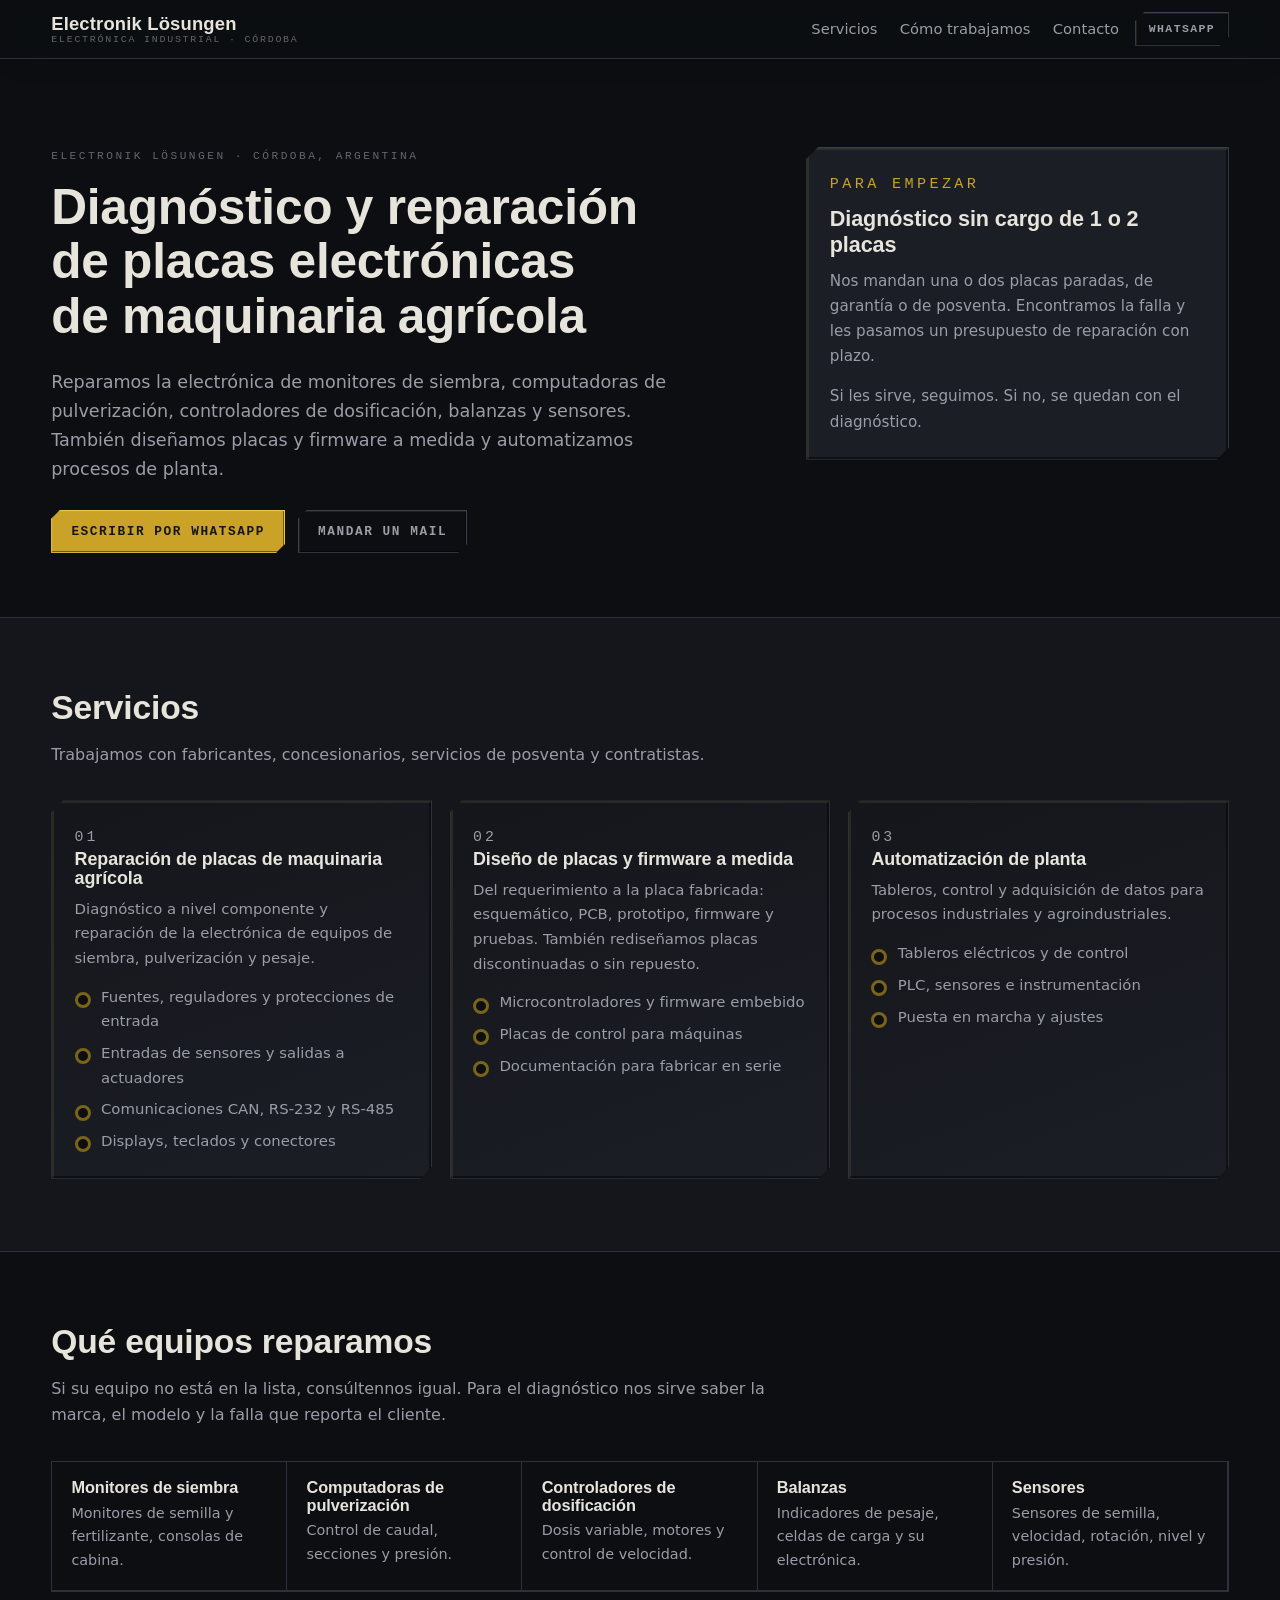
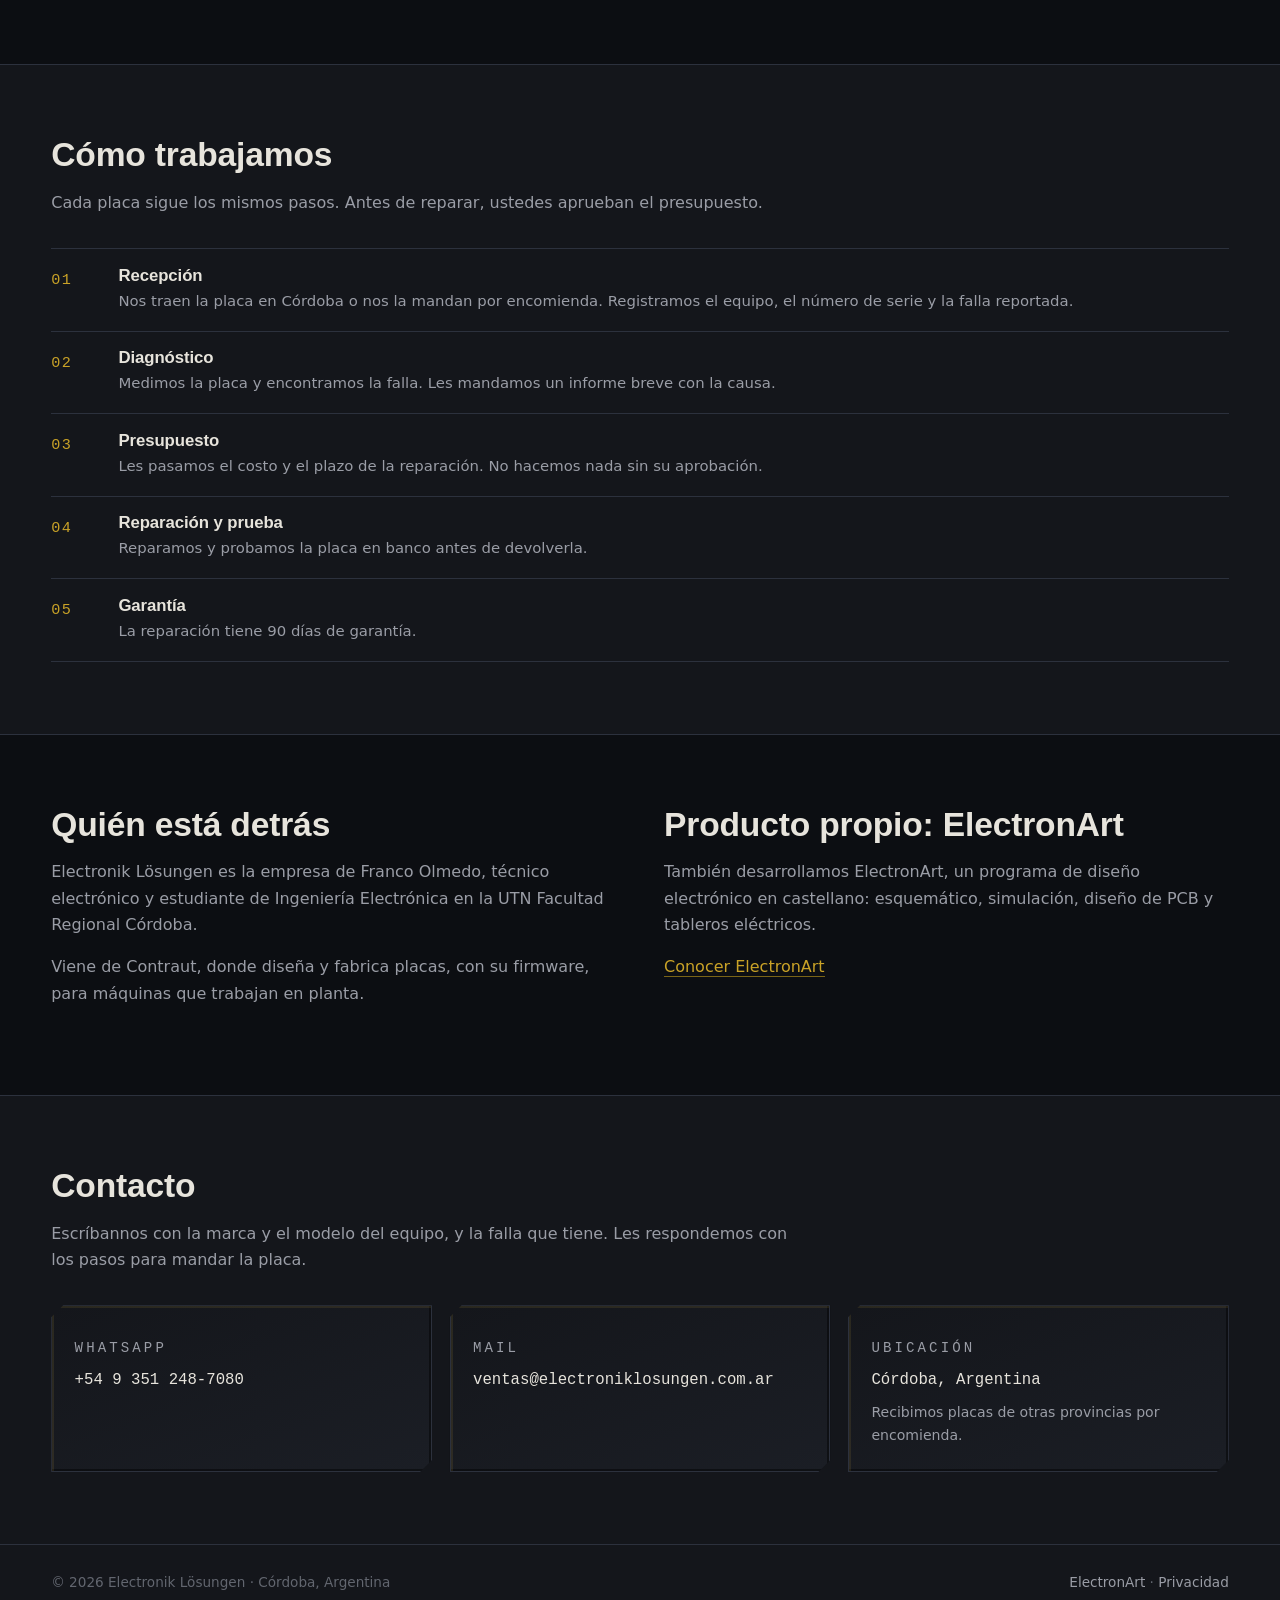
<file: reparacion/index.html>
<!doctype html>
<html lang="es">
<head>
  <meta charset="utf-8" />
  <meta name="viewport" content="width=device-width, initial-scale=1" />
  <title>Reparación de placas de maquinaria agrícola — Electronik Lösungen</title>
  <meta name="description" content="Electronik Lösungen, Córdoba. Diagnóstico y reparación de placas de monitores de siembra, computadoras de pulverización, controladores de dosificación, balanzas y sensores. Diseño de placas y firmware a medida. Diagnóstico sin cargo de 1 o 2 placas." />
  <meta name="theme-color" content="#0c0e12" />
  <link rel="icon" type="image/svg+xml" href="../assets/favicon.svg" />
  <link rel="canonical" href="https://electroniklosungen.com.ar/reparacion/" />
  <meta property="og:title" content="Electronik Lösungen — Diagnóstico y reparación de placas" />
  <meta property="og:description" content="Placas de maquinaria agrícola: monitores, computadoras de pulverización, controladores, balanzas y sensores. Córdoba, Argentina. Diagnóstico sin cargo de 1 o 2 placas." />
  <meta property="og:type" content="website" />
  <meta property="og:url" content="https://electroniklosungen.com.ar/reparacion/" />
  <meta property="og:site_name" content="Electronik Lösungen" />
  <meta property="og:locale" content="es_AR" />
  <link rel="stylesheet" href="../styles.css" />
  <script type="application/ld+json">
  {
    "@context": "https://schema.org",
    "@type": "ProfessionalService",
    "name": "Electronik Lösungen",
    "url": "https://electroniklosungen.com.ar/reparacion/",
    "description": "Diagnóstico y reparación de placas electrónicas de maquinaria agrícola. Diseño de placas y firmware a medida. Automatización de planta.",
    "telephone": "+54 9 351 248-7080",
    "email": "ventas@electroniklosungen.com.ar",
    "address": {
      "@type": "PostalAddress",
      "addressLocality": "Córdoba",
      "addressRegion": "Córdoba",
      "addressCountry": "AR"
    },
    "areaServed": "AR",
    "founder": { "@type": "Person", "name": "Franco Olmedo" },
    "makesOffer": [
      {"@type": "Offer", "itemOffered": {"@type": "Service", "name": "Diagnóstico y reparación de placas de maquinaria agrícola"}},
      {"@type": "Offer", "itemOffered": {"@type": "Service", "name": "Diseño de placas y firmware a medida"}},
      {"@type": "Offer", "itemOffered": {"@type": "Service", "name": "Automatización de planta"}}
    ]
  }
  </script>
  <style>
    /* Página de la empresa de servicios. Usa los tokens y componentes de
       styles.css (chaflán, botones, cotas) pero sin fondo de trazas, sin
       capturas y sin animaciones de producto: se lee como un taller. */
    .el-nav { display: flex; align-items: center; gap: 1rem; padding: .75rem 0; }
    .el-marca { display: flex; flex-direction: column; line-height: 1.15; min-width: 0; }
    .el-marca strong { font-family: var(--f-title); font-size: 1.15rem; font-weight: 600; letter-spacing: .01em; }
    .el-marca span { font-family: var(--f-data); font-size: .62rem; letter-spacing: .18em;
      text-transform: uppercase; color: var(--muted-2); }
    .el-links { display: flex; gap: 1.4rem; margin-left: auto; }
    .el-links a { color: var(--muted); font-size: .92rem; }
    .el-links a:hover { color: var(--text); }
    .el-nav .btn { flex: none; }

    .el-hero { padding: clamp(2.6rem, 8vw, 5.5rem) 0 clamp(2.4rem, 6vw, 4rem); }
    .el-hero-grid { display: grid; grid-template-columns: minmax(0, 1.25fr) minmax(0, .75fr);
      gap: clamp(1.6rem, 4vw, 3.2rem); align-items: start; }
    .el-hero h1 { font-size: clamp(1.9rem, 5.2vw, 3.1rem); line-height: 1.1; text-wrap: balance; }
    .el-hero .lead { max-width: 36em; }
    .el-ctas { display: flex; flex-wrap: wrap; gap: .8rem; margin-top: 1.6rem; }

    .el-oferta { background: var(--surface); border: 1px solid var(--border-2); padding: 1.5rem 1.4rem; }
    .el-oferta .eyebrow { color: var(--gold); margin-bottom: .6rem; }
    .el-oferta h2 { font-size: 1.35rem; line-height: 1.2; }
    .el-oferta p { color: var(--muted); font-size: .95rem; }
    .el-oferta p:last-child { margin-bottom: 0; }

    .el-sec { padding: clamp(2.6rem, 6vw, 4.5rem) 0; border-top: 1px solid var(--border); }
    .el-sec.alt { background: var(--bg-2); }
    .el-sec h2 { font-size: clamp(1.5rem, 3.4vw, 2.1rem); }
    .el-sec .intro { color: var(--muted); max-width: 46em; margin-bottom: 2rem; }

    .el-servicios { display: grid; grid-template-columns: repeat(3, minmax(0, 1fr)); gap: 1.1rem; }
    .el-servicios .card:hover { transform: none; }
    .el-num { font-family: var(--f-data); font-size: .72rem; letter-spacing: .2em; color: var(--gold); margin-bottom: .7rem; }

    /* Lista con pads perforados, igual que en el resto del sistema. */
    .el-lista { list-style: none; padding: 0; margin: .9rem 0 0; display: grid; gap: .45rem; }
    .el-lista li { display: flex; gap: .65rem; align-items: flex-start; color: var(--muted); font-size: .93rem; }
    .el-lista li::before { content: ""; flex: none; width: 10px; height: 10px; margin-top: .45rem;
      border-radius: 50%; background: var(--bg); border: 3px solid var(--gold-lo); }

    .el-equipos { display: grid; grid-template-columns: repeat(auto-fit, minmax(min(100%, 230px), 1fr));
      gap: 0; border: 1px solid var(--border); }
    .el-equipos > div { padding: 1.1rem 1.2rem; border: 1px solid var(--border); margin: -1px 0 0 -1px; }
    .el-equipos h3 { font-size: 1.02rem; margin-bottom: .3rem; }
    .el-equipos p { color: var(--muted); font-size: .9rem; margin: 0; }

    .el-pasos { list-style: none; padding: 0; margin: 0; counter-reset: paso; display: grid; gap: 0; }
    .el-pasos li { counter-increment: paso; display: grid; grid-template-columns: 3.2rem minmax(0, 1fr);
      gap: 1rem; padding: 1.1rem 0; border-top: 1px solid var(--border); }
    .el-pasos li:last-child { border-bottom: 1px solid var(--border); }
    .el-pasos li::before { content: counter(paso, decimal-leading-zero); font-family: var(--f-data);
      color: var(--gold); font-size: .95rem; letter-spacing: .1em; padding-top: .1rem; }
    .el-pasos h3 { font-size: 1.05rem; margin-bottom: .25rem; }
    .el-pasos p { color: var(--muted); font-size: .93rem; margin: 0; }

    .el-dos { display: grid; grid-template-columns: repeat(2, minmax(0, 1fr)); gap: clamp(1.6rem, 4vw, 3rem); }
    .el-dos p { color: var(--muted); }
    .el-dos a.link { color: var(--gold); border-bottom: 1px solid var(--gold-lo); }

    .el-contacto { display: grid; grid-template-columns: repeat(3, minmax(0, 1fr)); gap: 1.1rem; margin-top: 1.4rem; }
    .el-contacto .card:hover { transform: none; }
    .el-contacto .eyebrow { margin-bottom: .4rem; }
    .el-contacto a, .el-contacto .dato { font-family: var(--f-data); font-size: .98rem; color: var(--text);
      overflow-wrap: anywhere; }
    .el-contacto a:hover { color: var(--gold); }
    .el-contacto p { margin: .4rem 0 0; color: var(--muted); font-size: .88rem; }

    .el-foot { background: var(--bg-2); border-top: 1px solid var(--border); padding: 1.6rem 0;
      color: var(--muted-2); font-size: .85rem; }
    .el-foot .container { display: flex; flex-wrap: wrap; justify-content: space-between; gap: .8rem; }
    .el-foot a { color: var(--muted); }
    .el-foot a:hover { color: var(--gold); }

    @media (max-width: 940px) {
      .el-hero-grid, .el-dos { grid-template-columns: minmax(0, 1fr); }
      .el-servicios, .el-contacto { grid-template-columns: minmax(0, 1fr); }
    }
    @media (max-width: 640px) {
      .el-links { display: none; }
      .el-nav { justify-content: space-between; }
      .el-ctas .btn { width: 100%; }
      .el-pasos li { grid-template-columns: 2.4rem minmax(0, 1fr); gap: .7rem; }
    }
  </style>
</head>
<body>
  <header class="site-header">
    <div class="container el-nav">
      <a class="el-marca" href="./">
        <strong>Electronik Lösungen</strong>
        <span>Electrónica industrial · Córdoba</span>
      </a>
      <nav class="el-links" aria-label="Secciones">
        <a href="#servicios">Servicios</a>
        <a href="#proceso">Cómo trabajamos</a>
        <a href="#contacto">Contacto</a>
      </nav>
      <a class="btn btn-sm btn-ghost" href="https://wa.me/5493512487080" data-ev="wa-header">WhatsApp</a>
    </div>
  </header>

  <main>
    <section class="el-hero">
      <div class="container el-hero-grid">
        <div>
          <p class="eyebrow">Electronik Lösungen · Córdoba, Argentina</p>
          <h1>Diagnóstico y reparación de placas electrónicas de maquinaria agrícola</h1>
          <p class="lead">Reparamos la electrónica de monitores de siembra, computadoras de pulverización,
          controladores de dosificación, balanzas y sensores. También diseñamos placas y firmware a medida
          y automatizamos procesos de planta.</p>
          <div class="el-ctas">
            <a class="btn btn-primary" href="https://wa.me/5493512487080?text=Hola%2C%20vi%20la%20web%20de%20Electronik%20L%C3%B6sungen.%20Tengo%20una%20placa%20para%20diagnosticar." data-ev="wa-hero">Escribir por WhatsApp</a>
            <a class="btn btn-ghost" href="mailto:ventas@electroniklosungen.com.ar?subject=Diagn%C3%B3stico%20de%20placas" data-ev="mail-hero">Mandar un mail</a>
          </div>
        </div>
        <aside class="el-oferta chaflan" aria-labelledby="oferta-titulo">
          <p class="eyebrow">Para empezar</p>
          <h2 id="oferta-titulo">Diagnóstico sin cargo de 1 o 2 placas</h2>
          <p>Nos mandan una o dos placas paradas, de garantía o de posventa. Encontramos la falla y les
          pasamos un presupuesto de reparación con plazo.</p>
          <p>Si les sirve, seguimos. Si no, se quedan con el diagnóstico.</p>
        </aside>
      </div>
    </section>

    <section class="el-sec alt" id="servicios">
      <div class="container">
        <h2>Servicios</h2>
        <p class="intro">Trabajamos con fabricantes, concesionarios, servicios de posventa y contratistas.</p>
        <div class="el-servicios">
          <article class="card">
            <p class="el-num">01</p>
            <h3>Reparación de placas de maquinaria agrícola</h3>
            <p>Diagnóstico a nivel componente y reparación de la electrónica de equipos de siembra,
            pulverización y pesaje.</p>
            <ul class="el-lista">
              <li>Fuentes, reguladores y protecciones de entrada</li>
              <li>Entradas de sensores y salidas a actuadores</li>
              <li>Comunicaciones CAN, RS-232 y RS-485</li>
              <li>Displays, teclados y conectores</li>
            </ul>
          </article>
          <article class="card">
            <p class="el-num">02</p>
            <h3>Diseño de placas y firmware a medida</h3>
            <p>Del requerimiento a la placa fabricada: esquemático, PCB, prototipo, firmware y pruebas.
            También rediseñamos placas discontinuadas o sin repuesto.</p>
            <ul class="el-lista">
              <li>Microcontroladores y firmware embebido</li>
              <li>Placas de control para máquinas</li>
              <li>Documentación para fabricar en serie</li>
            </ul>
          </article>
          <article class="card">
            <p class="el-num">03</p>
            <h3>Automatización de planta</h3>
            <p>Tableros, control y adquisición de datos para procesos industriales y agroindustriales.</p>
            <ul class="el-lista">
              <li>Tableros eléctricos y de control</li>
              <li>PLC, sensores e instrumentación</li>
              <li>Puesta en marcha y ajustes</li>
            </ul>
          </article>
        </div>
      </div>
    </section>

    <section class="el-sec">
      <div class="container">
        <h2>Qué equipos reparamos</h2>
        <p class="intro">Si su equipo no está en la lista, consúltennos igual. Para el diagnóstico nos sirve
        saber la marca, el modelo y la falla que reporta el cliente.</p>
        <div class="el-equipos">
          <div><h3>Monitores de siembra</h3><p>Monitores de semilla y fertilizante, consolas de cabina.</p></div>
          <div><h3>Computadoras de pulverización</h3><p>Control de caudal, secciones y presión.</p></div>
          <div><h3>Controladores de dosificación</h3><p>Dosis variable, motores y control de velocidad.</p></div>
          <div><h3>Balanzas</h3><p>Indicadores de pesaje, celdas de carga y su electrónica.</p></div>
          <div><h3>Sensores</h3><p>Sensores de semilla, velocidad, rotación, nivel y presión.</p></div>
        </div>
      </div>
    </section>

    <section class="el-sec alt" id="proceso">
      <div class="container">
        <h2>Cómo trabajamos</h2>
        <p class="intro">Cada placa sigue los mismos pasos. Antes de reparar, ustedes aprueban el presupuesto.</p>
        <ol class="el-pasos">
          <li><div><h3>Recepción</h3><p>Nos traen la placa en Córdoba o nos la mandan por encomienda. Registramos
          el equipo, el número de serie y la falla reportada.</p></div></li>
          <li><div><h3>Diagnóstico</h3><p>Medimos la placa y encontramos la falla. Les mandamos un informe
          breve con la causa.</p></div></li>
          <li><div><h3>Presupuesto</h3><p>Les pasamos el costo y el plazo de la reparación. No hacemos nada
          sin su aprobación.</p></div></li>
          <li><div><h3>Reparación y prueba</h3><p>Reparamos y probamos la placa en banco antes de
          devolverla.</p></div></li>
          <li><div><h3>Garantía</h3><p>La reparación tiene 90 días de garantía.</p></div></li>
        </ol>
      </div>
    </section>

    <section class="el-sec">
      <div class="container el-dos">
        <div>
          <h2>Quién está detrás</h2>
          <p>Electronik Lösungen es la empresa de Franco Olmedo, técnico electrónico y estudiante de
          Ingeniería Electrónica en la UTN Facultad Regional Córdoba.</p>
          <p>Viene de Contraut, donde diseña y fabrica placas, con su firmware, para máquinas que trabajan
          en planta.</p>
        </div>
        <div>
          <h2>Producto propio: ElectronArt</h2>
          <p>También desarrollamos ElectronArt, un programa de diseño electrónico en castellano: esquemático,
          simulación, diseño de PCB y tableros eléctricos.</p>
          <p><a class="link" href="/">Conocer ElectronArt</a></p>
        </div>
      </div>
    </section>

    <section class="el-sec alt" id="contacto">
      <div class="container">
        <h2>Contacto</h2>
        <p class="intro">Escríbannos con la marca y el modelo del equipo, y la falla que tiene.
        Les respondemos con los pasos para mandar la placa.</p>
        <div class="el-contacto">
          <div class="card">
            <p class="eyebrow">WhatsApp</p>
            <a href="https://wa.me/5493512487080" data-ev="wa-contacto">+54 9 351 248-7080</a>
          </div>
          <div class="card">
            <p class="eyebrow">Mail</p>
            <a href="mailto:ventas@electroniklosungen.com.ar" data-ev="mail-contacto">ventas@electroniklosungen.com.ar</a>
          </div>
          <div class="card">
            <p class="eyebrow">Ubicación</p>
            <span class="dato">Córdoba, Argentina</span>
            <p>Recibimos placas de otras provincias por encomienda.</p>
          </div>
        </div>
      </div>
    </section>
  </main>

  <footer class="el-foot">
    <div class="container">
      <span>© 2026 Electronik Lösungen · Córdoba, Argentina</span>
      <span><a href="/">ElectronArt</a> · <a href="../privacidad.html">Privacidad</a></span>
    </div>
  </footer>

<script>
// Analítica propia (la misma de la landing): sin cookies, sin terceros.
(function(){try{
  var m=/[?&]ref=([a-z0-9_-]{1,24})(?:&|#|$)/i.exec(location.search),rf=m?m[1].toLowerCase():"";
  var d={r:location.pathname,f:document.referrer||"",ref:rf};
  var u="https://electronart.pythonanywhere.com/api/v";
  (navigator.sendBeacon&&navigator.sendBeacon(u,new Blob([JSON.stringify(d)],{type:"text/plain"})))||
    fetch(u,{method:"POST",body:JSON.stringify(d),headers:{"Content-Type":"text/plain"},keepalive:true,mode:"no-cors"});
}catch(_){}})();
</script>
</body>
</html>
</file>
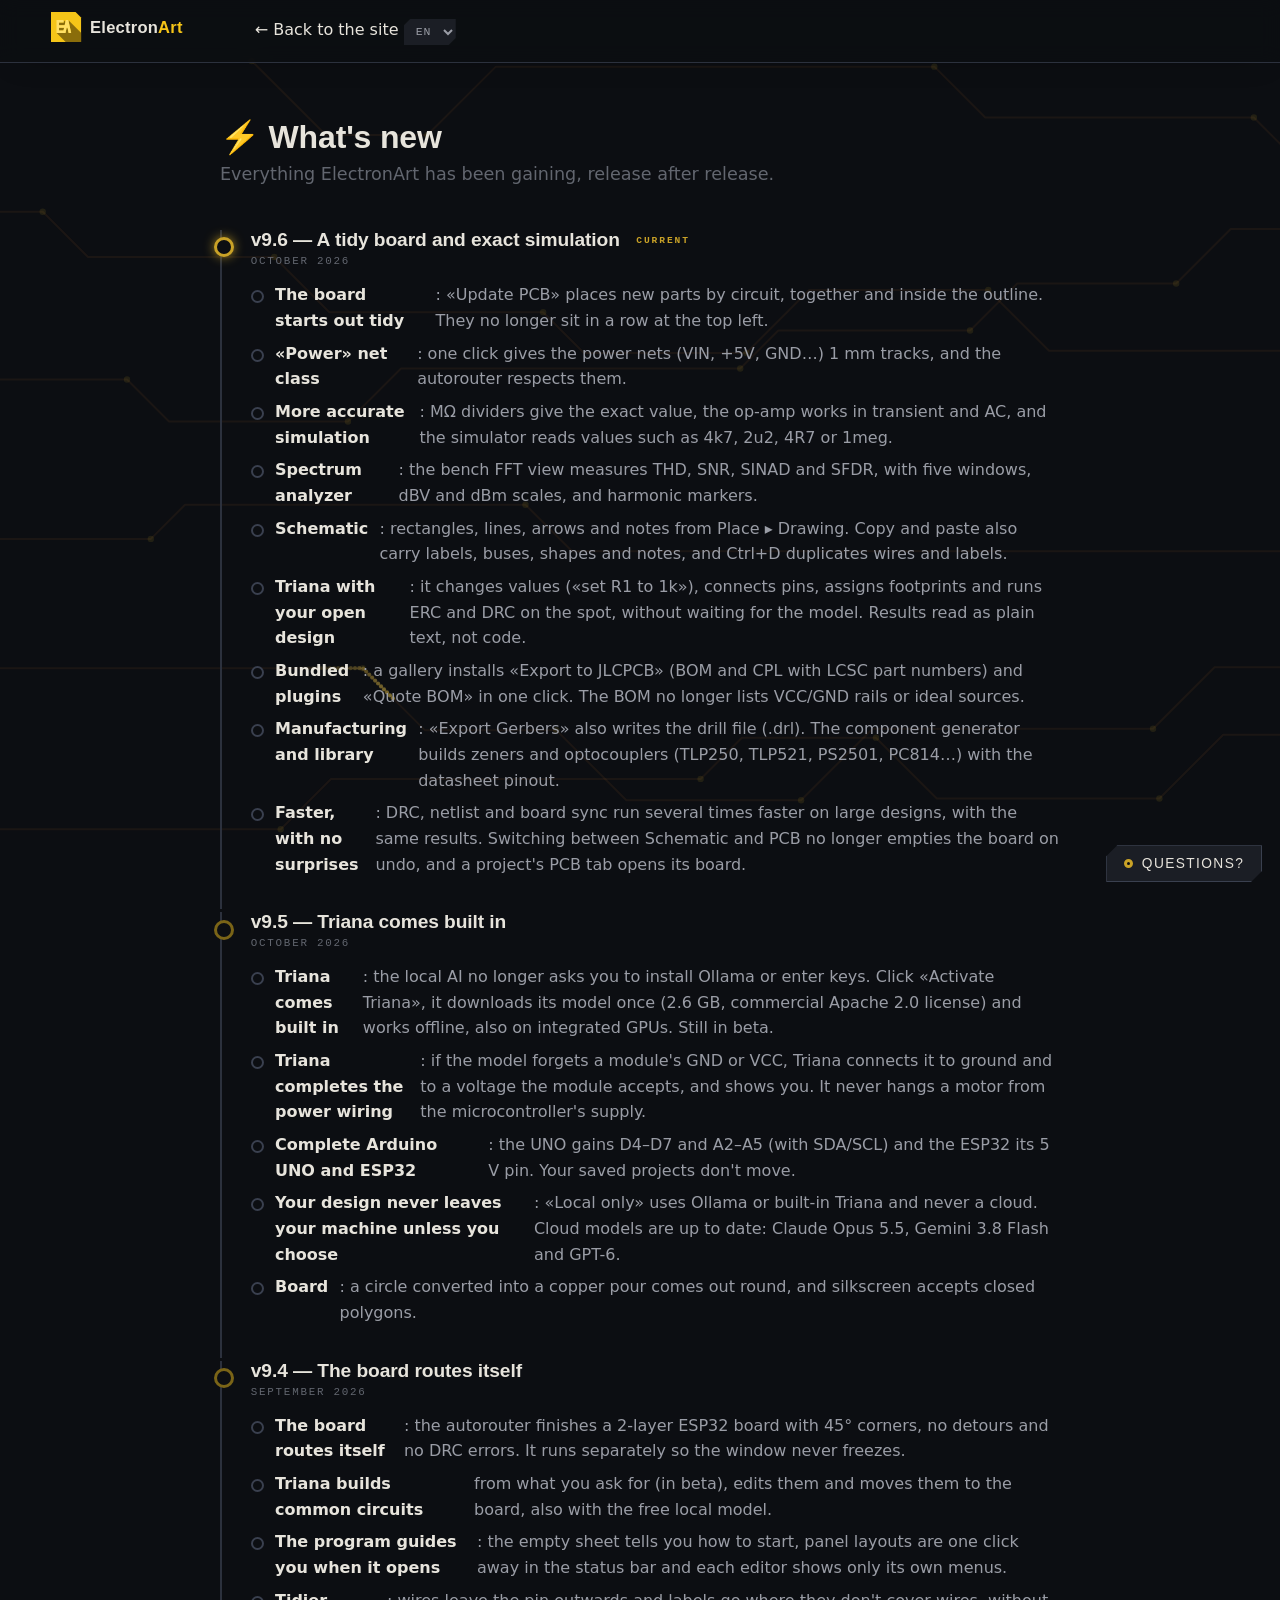
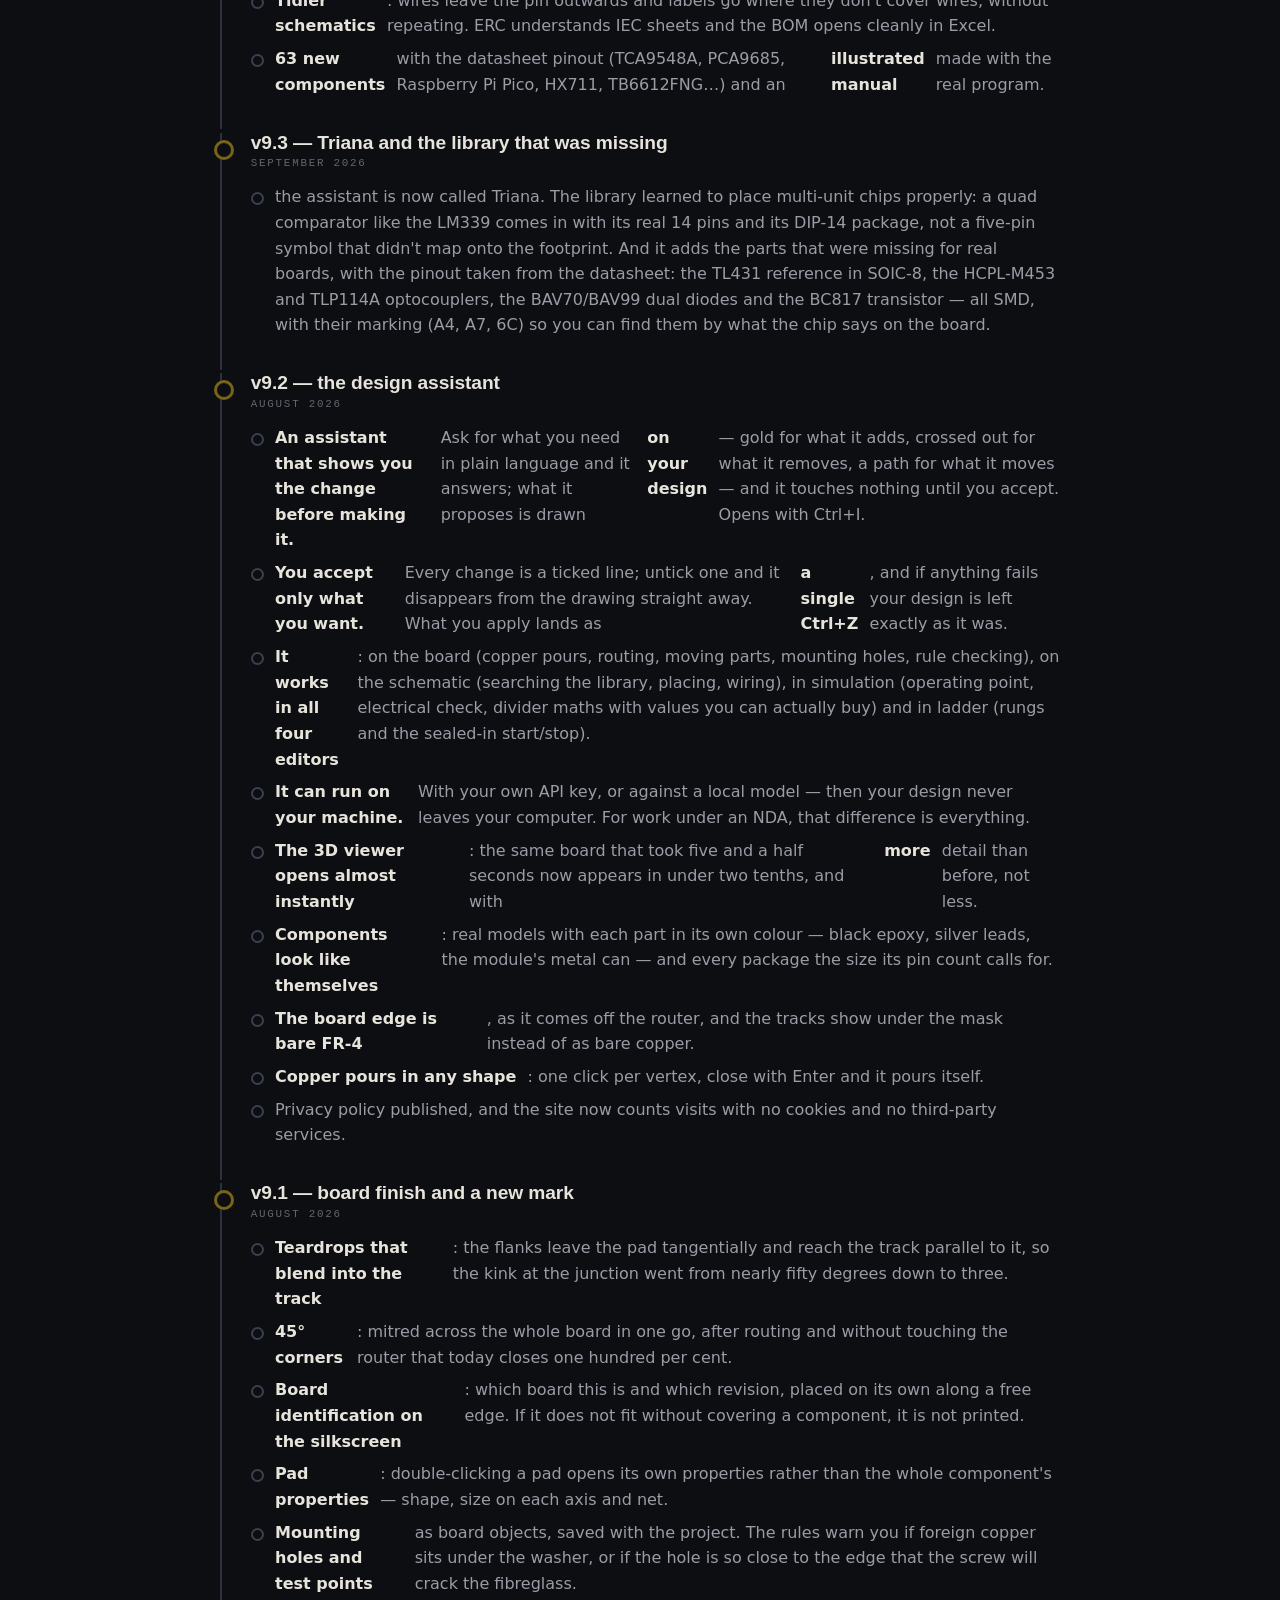
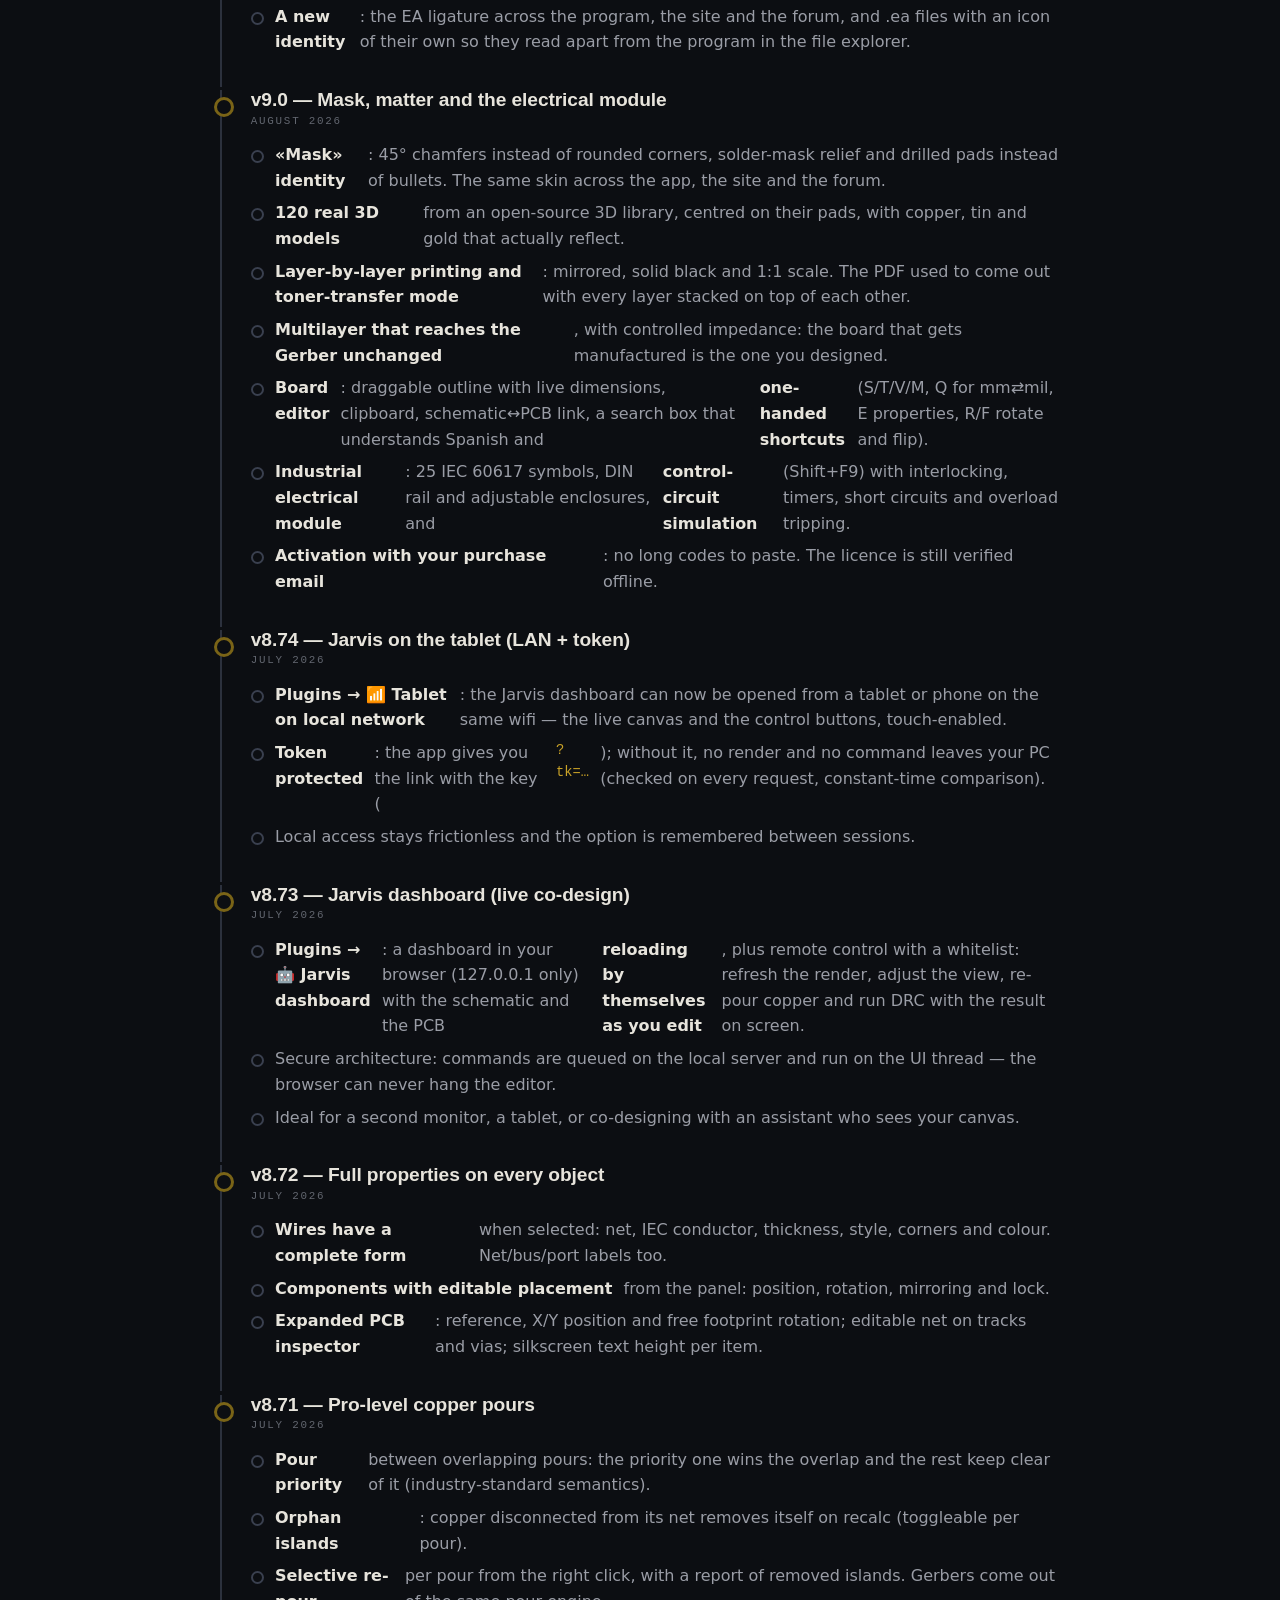
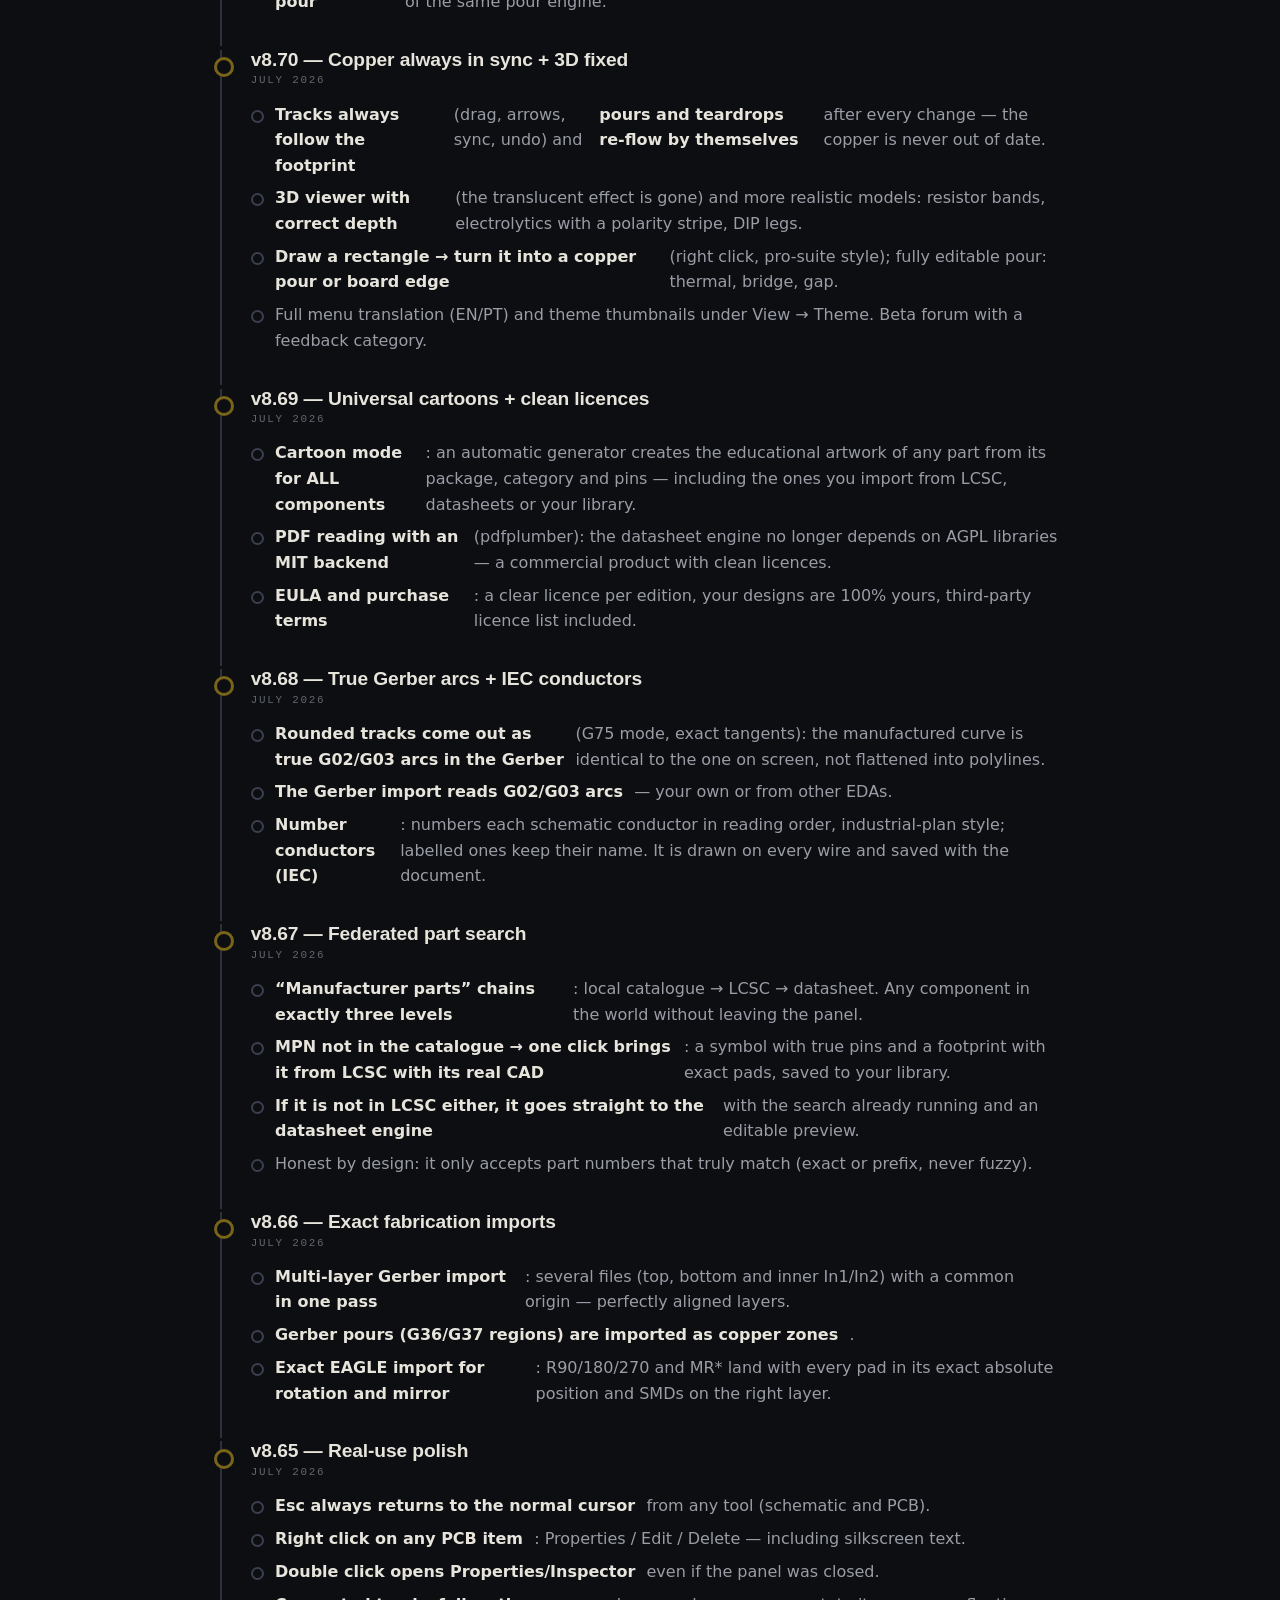
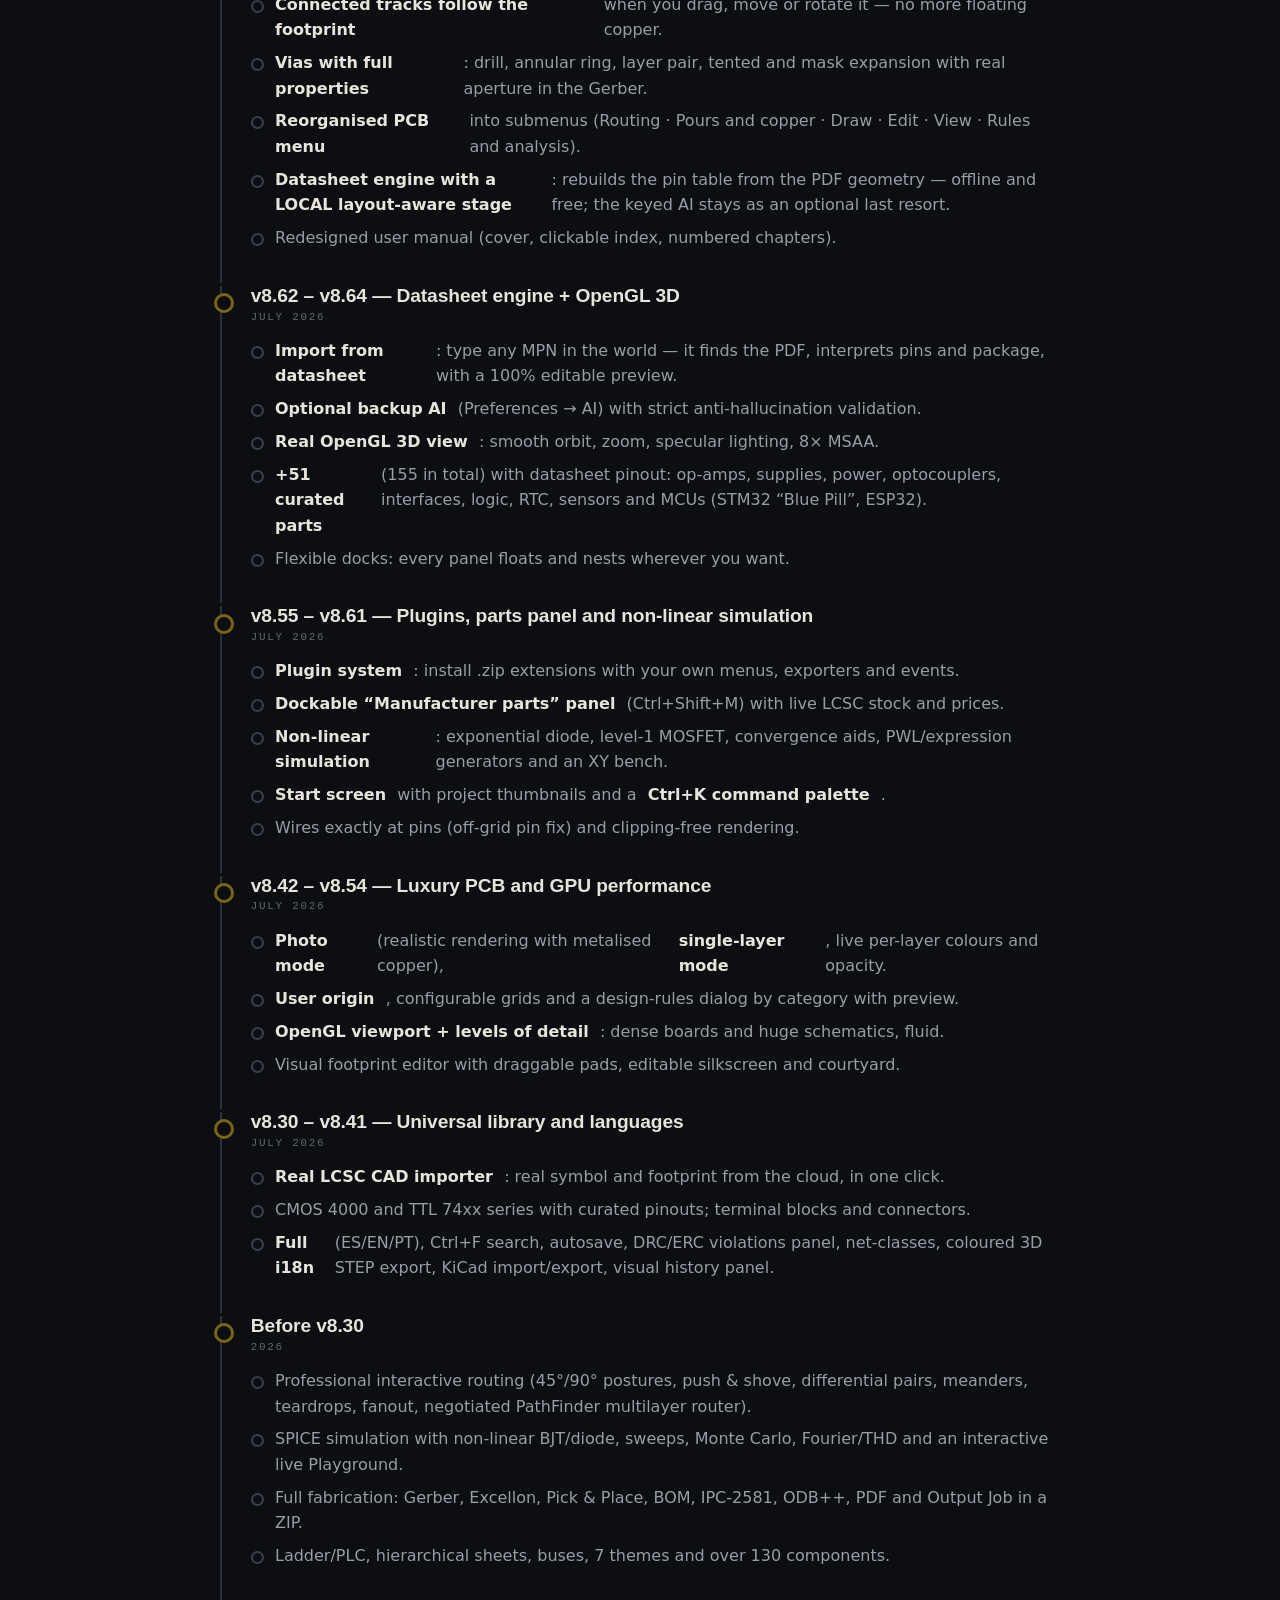
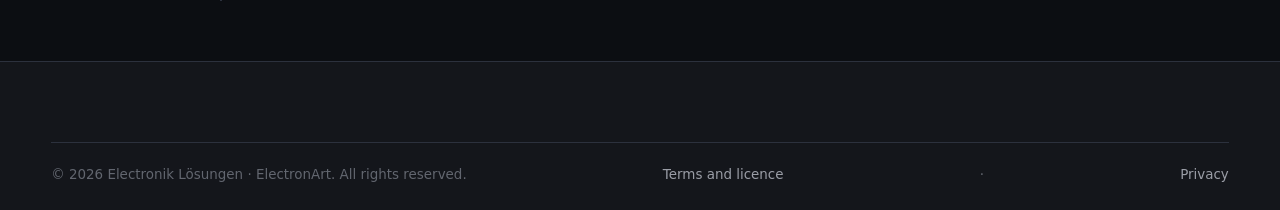
<file: changelog.html>
<!doctype html>
<html lang="es">
<head>
  <meta charset="utf-8" />
  <meta name="viewport" content="width=device-width, initial-scale=1" />
  <title>Novedades — ElectronArt</title>
  <meta name="description" content="Historial de novedades de ElectronArt, la suite EDA de Electronik Lösungen." />
  <link rel="icon" href="assets/favicon.svg" />
  <link rel="canonical" href="https://electroniklosungen.com.ar/changelog.html" />
  <link rel="alternate" hreflang="es" href="https://electroniklosungen.com.ar/changelog.html" />
  <link rel="alternate" hreflang="en" href="https://electroniklosungen.com.ar/changelog.html?lang=en" />
  <link rel="alternate" hreflang="pt" href="https://electroniklosungen.com.ar/changelog.html?lang=pt" />
  <link rel="alternate" hreflang="x-default" href="https://electroniklosungen.com.ar/changelog.html" />
  <link rel="stylesheet" href="styles.css" />
  <style>
    .log{max-width:880px;margin:0 auto;padding:clamp(2rem,6vw,3.6rem) 20px}
    .log h1{margin-bottom:.15em}
    .log .lead{color:var(--muted-2);margin-bottom:2.6rem}
    /* Cada versión cuelga de una traza vertical de cobre; la vía marca el hito. */
    .rel{border-left:2px solid var(--border);padding:0 0 2rem 1.8rem;margin-bottom:.2rem;position:relative}
    .rel::before{content:"";position:absolute;left:-8px;top:.45rem;width:14px;height:14px;
      border-radius:50%;background:var(--bg);border:3px solid var(--gold-lo)}
    .rel:first-of-type::before{border-color:var(--gold);box-shadow:0 0 12px -1px var(--gold)}
    .rel h2{font-size:1.2rem;margin:0 0 .15rem;color:var(--text)}
    .rel .date{color:var(--muted-2);font-family:var(--f-data);font-size:.68rem;
      letter-spacing:.16em;text-transform:uppercase;margin-bottom:.7rem}
    .rel ul{margin:0;padding:0;list-style:none;display:grid;gap:.45rem;
      color:var(--muted);line-height:1.6}
    .rel li{display:flex;gap:.7rem;align-items:flex-start}
    .rel li::before{content:"";flex:none;width:9px;height:9px;margin-top:.5rem;
      border-radius:50%;background:var(--bg);border:2px solid var(--border-2)}
    .rel li b{color:var(--text)}
    .rel code{font-family:var(--f-data);font-size:.86rem;color:var(--gold)}
    /* El distintivo de la versión actual se imprime, no se encapsula. */
    .pill{display:inline-block;background:none;border:0;color:var(--gold);
      font-family:var(--f-data);font-size:.6rem;letter-spacing:.2em;text-transform:uppercase;
      padding:0;vertical-align:middle;margin-left:.7rem}
  </style>
</head>
<body>
  <header class="site-header">
    <div class="container nav">
      <a href="index.html"><img src="assets/logo.svg" alt="ElectronArt" height="30" /></a>
      <nav>
        <a href="index.html">← Volver al sitio</a>
        <select id="selIdioma" class="sel-idioma" aria-label="Idioma">
          <option value="es">ES</option>
          <option value="en">EN</option>
          <option value="pt">PT</option>
        </select>
      </nav>
    </div>
  </header>

  <main class="log">
    <h1>⚡ Novedades</h1>
    <p class="lead">Todo lo que fue ganando ElectronArt, versión a versión.</p>

    <div class="rel">
      <h2>v9.6 — La placa sale prolija y la simulación, exacta <span class="pill">actual</span></h2>
      <div class="date">Octubre 2026</div>
      <ul>
        <li><b>La placa arranca prolija</b>: «Actualizar PCB» coloca las piezas nuevas por circuito, juntas y dentro del contorno. Ya no quedan en una fila arriba a la izquierda.</li>
        <li><b>Clase de red «Potencia»</b>: con un clic, las redes de alimentación (VIN, +5V, GND…) llevan pistas de 1 mm, y el autoruteo las respeta.</li>
        <li><b>Simulación más exacta</b>: los divisores de MΩ dan el valor exacto, el op-amp funciona en transitorio y en AC, y el simulador lee valores como 4k7, 2u2, 4R7 o 1meg.</li>
        <li><b>Analizador de espectro</b>: la vista FFT del banco mide THD, SNR, SINAD y SFDR, con cinco ventanas, escalas dBV y dBm, y marcadores de armónicos.</li>
        <li><b>Esquemático</b>: rectángulos, líneas, flechas y notas desde Colocar ▸ Dibujo. Copiar y pegar lleva también etiquetas, buses, figuras y notas, y Ctrl+D duplica cables y etiquetas.</li>
        <li><b>Triana con tu diseño abierto</b>: cambia valores («cambiá R1 a 1k»), conecta pines, asigna huellas y corre el ERC y el DRC en el acto, sin esperar al modelo. Los resultados se leen como texto, no como código.</li>
        <li><b>Plugins incluidos</b>: una galería instala de un clic «Exportar a JLCPCB» (BOM y CPL con código LCSC) y «Cotizar BOM». La BOM ya no lista los rieles VCC/GND ni las fuentes ideales.</li>
        <li><b>Fabricación y biblioteca</b>: «Exportar Gerbers» deja también el archivo de taladros (.drl). El generador de componentes arma zeners y optoacopladores (TLP250, TLP521, PS2501, PC814…) con el pinout del datasheet.</li>
        <li><b>Más rápido y sin sustos</b>: el DRC, el netlist y la sincronización con la placa corren varias veces más rápido en diseños grandes, con los mismos resultados. Ir y volver entre Esquemático y PCB ya no deja la placa vacía al deshacer, y la pestaña PCB de un proyecto abre su placa.</li>
      </ul>
    </div>

    <div class="rel">
      <h2>v9.5 — Triana viene incluida</h2>
      <div class="date">Octubre 2026</div>
      <ul>
        <li><b>Triana viene incluida</b>: la IA local ya no pide instalar Ollama ni cargar claves. Tocás «Activar Triana», baja su modelo una sola vez (2,6 GB, licencia comercial Apache 2.0) y funciona sin Internet, también en la GPU integrada. Sigue en beta.</li>
        <li><b>Triana completa la alimentación</b>: si el modelo se olvida del GND o del VCC de un módulo, lo conecta a la masa y a la tensión que el módulo acepta, y te lo muestra. Nunca cuelga un motor de la tensión del micro.</li>
        <li><b>Arduino UNO y ESP32 completos</b>: el UNO suma D4–D7 y A2–A5 (con SDA/SCL) y el ESP32 su pin de 5 V. Tus proyectos guardados no se mueven.</li>
        <li><b>Tu diseño no sale de tu máquina sin que lo elijas</b>: «Solo local» usa Ollama o Triana incluida y nunca una nube. Los modelos de nube, al día: Claude Opus 5.5, Gemini 3.8 Flash y GPT-6.</li>
        <li><b>Placa</b>: un círculo convertido en plano de cobre sale redondo y la serigrafía acepta polígonos cerrados.</li>
      </ul>
    </div>

    <div class="rel">
      <h2>v9.4 — La placa se rutea sola</h2>
      <div class="date">Septiembre 2026</div>
      <ul>
        <li><b>La placa se rutea sola</b>: el autoruteo termina una placa ESP32 de 2 capas con los codos a 45°, sin rodeos y sin errores de DRC. Corre aparte y la ventana no se traba.</li>
        <li><b>Triana arma circuitos comunes</b> a partir de lo que le pedís (en beta), los modifica y los pasa a la placa, también con el modelo local y gratis.</li>
        <li><b>El programa te guía al abrir</b>: la hoja vacía te dice cómo empezar, las disposiciones de paneles están a un clic en la barra de estado y cada editor muestra sólo sus menús.</li>
        <li><b>Esquemático más prolijo</b>: los cables salen del pin hacia afuera y los rótulos van donde no pisan cables, sin repetirse. El ERC entiende los planos IEC y la BOM se abre bien en Excel.</li>
        <li><b>63 componentes nuevos</b> con el pinout del datasheet (TCA9548A, PCA9685, Raspberry Pi Pico, HX711, TB6612FNG…) y un <b>manual ilustrado</b> con el programa real.</li>
      </ul>
    </div>

    <div class="rel">
      <h2>v9.3 — Triana y la biblioteca que faltaba</h2>
      <div class="date">Septiembre 2026</div>
      <ul>
        <li>el asistente ahora se llama Triana. La biblioteca aprendió a colocar bien los integrados de varias unidades: un comparador cuádruple como el LM339 entra con sus 14 patas reales y su encapsulado DIP-14, no con un símbolo de cinco patas que no mapeaba contra el footprint. Y suma los componentes que faltaban para placas de verdad, con el pinout sacado del datasheet: la referencia TL431 en SOIC-8, los optoacopladores HCPL-M453 y TLP114A, los dobles diodos BAV70/BAV99 y el transistor BC817 — todos SMD, con su marca (A4, A7, 6C) para encontrarlos por lo que dice el chip en la placa.</li>
      </ul>
    </div>

    <div class="rel">
      <h2>v9.2 — el asistente de diseño</h2>
      <div class="date">Agosto 2026</div>
      <ul>
        <li><b>Un asistente que te muestra el cambio antes de hacerlo.</b> Le pedís lo que necesitás en castellano y te contesta; lo que propone se dibuja <b>sobre tu diseño</b> —en oro lo que agrega, tachado lo que saca, con su recorrido lo que mueve— y no toca nada hasta que aceptás. Se abre con Ctrl+I.</li>
        <li><b>Aceptás sólo lo que querés.</b> Cada cambio va en una lista con su tilde; destildás uno y desaparece del dibujo al instante. Lo que apliques entra como <b>un solo Ctrl+Z</b>, y si algo falla el diseño queda exactamente como estaba.</li>
        <li><b>Sabe trabajar en los cuatro editores</b>: en la placa (planos de cobre, ruteo, mover componentes, agujeros de montaje, verificación de reglas), en el esquemático (buscar en la biblioteca, colocar, conectar), en simulación (punto de operación, chequeo eléctrico, cálculo de divisores con valores que se consiguen) y en ladder (escalones y el arranque-paro con enclavamiento).</li>
        <li><b>Puede correr en tu máquina.</b> Con tu propia clave, o contra un modelo local: ahí el diseño no sale de tu computadora. Para trabajo bajo acuerdo de confidencialidad, esa diferencia lo es todo.</li>
        <li><b>El visor 3D abre casi al instante</b>: la misma placa que tardaba cinco segundos y medio ahora aparece en menos de dos décimas, y con <b>más</b> detalle que antes, no menos.</li>
        <li><b>Los componentes se ven como son</b>: modelos reales con el color de cada pieza —el epoxi negro, las patas plateadas, la lata del módulo—, y cada encapsulado del tamaño que le corresponde según sus pines.</li>
        <li><b>El canto de la placa es FR-4</b>, como sale de la fresadora, y las pistas se ven bajo la máscara en vez de como cobre desnudo.</li>
        <li><b>Planos de cobre con la forma que quieras</b>: un clic por vértice, se cierra con Enter y se vierte solo.</li>
        <li>Política de privacidad publicada, y el sitio ahora cuenta visitas sin cookies ni servicios de terceros.</li>
      </ul>
    </div>

    <div class="rel">
      <h2>v9.1 — acabado de placa y marca nueva </h2>
      <div class="date">Agosto 2026</div>
      <ul>
        <li><b>Lágrimas que se funden con la pista</b>: los flancos salen tangentes al pad y llegan paralelos a la pista, así que el quiebre en la unión pasó de casi cincuenta grados a tres.</li>
        <li><b>Codos a 45°</b>: se cortan de una vez sobre toda la placa, después de rutear y sin tocar el motor que hoy cierra el cien por ciento.</li>
        <li><b>Identificación en la serigrafía</b>: qué placa es y de qué revisión, colocada sola en un borde libre. Si no entra sin pisar un componente, no se imprime.</li>
        <li><b>Propiedades del pad</b>: doble clic sobre el pad abre las suyas y no las del componente entero — forma, tamaño en cada eje y red.</li>
        <li><b>Agujeros de montaje y puntos de prueba</b> como objetos de la placa, que se guardan con el proyecto. Las reglas avisan si les queda cobre ajeno bajo la arandela o si el barreno está tan al borde que el tornillo parte la fibra.</li>
        <li><b>Identidad nueva</b>: la ligadura EA en el programa, el sitio y el foro, y los archivos .ea con su propio ícono para distinguirlos del programa en el explorador.</li>
      </ul>
    </div>

    <div class="rel">
      <h2>v9.0 — Máscara, materia y módulo eléctrico</h2>
      <div class="date">Agosto 2026</div>
      <ul>
        <li><b>Identidad «Máscara»</b>: chaflanes a 45° en vez de esquinas redondeadas, relieve de máscara de soldadura y pads perforados como viñetas. La misma piel en la app, la web y el foro.</li>
        <li><b>120 modelos 3D reales</b> de una biblioteca 3D de código abierto, centrados sobre sus pads, con cobre, estaño y oro que reflejan de verdad.</li>
        <li><b>Impresión por capas y modo plancha</b>: espejado, negro pleno y escala 1:1. Antes el PDF salía con todas las capas encimadas.</li>
        <li><b>Multicapa que llega igual al Gerber</b>, con impedancia controlada: la placa que se fabrica es la que se diseñó.</li>
        <li><b>Editor de placa</b>: contorno arrastrable con cotas vivas, portapapeles, vínculo esquemático↔PCB, buscador que entiende español y <b>teclas de una mano</b> (S/T/V/M, Q para mm⇄mil, E propiedades, R/F rotar y voltear).</li>
        <li><b>Módulo eléctrico industrial</b>: 25 símbolos IEC 60617, riel DIN y gabinetes ajustables, y <b>simulación del esquema de mando</b> (Shift+F9) con enclavamiento, temporizadores, cortocircuito y disparo del térmico.</li>
        <li><b>Activación con el correo de tu compra</b>: sin pegar códigos largos. La licencia se verifica igual sin conexión.</li>
      </ul>
    </div>

    <div class="rel">
      <h2>v8.74 — Jarvis en la tablet (LAN + token)</h2>
      <div class="date">Julio 2026</div>
      <ul>
        <li><b>Plugins → 📶 Tablet en red local</b>: el Jarvis dashboard ahora se puede abrir desde una tablet o teléfono en el mismo wifi — el lienzo en vivo y los botones de control, en táctil.</li>
        <li><b>Protegido por token</b>: la app te da el enlace con la llave (<code>?tk=…</code>); sin ella, ningún render ni comando sale de tu PC (verificación en cada pedido, comparación de tiempo constante).</li>
        <li>El acceso local sigue sin fricción y la opción queda guardada entre sesiones.</li>
      </ul>
    </div>

    <div class="rel">
      <h2>v8.73 — Jarvis dashboard (co-diseño en vivo)</h2>
      <div class="date">Julio 2026</div>
      <ul>
        <li><b>Plugins → 🤖 Jarvis dashboard</b>: un tablero en tu browser (solo 127.0.0.1) con el esquemático y el PCB <b>recargándose solos mientras editás</b>, y control remoto con lista blanca: refrescar render, ajustar vista, repour de planos y DRC con su resultado en pantalla.</li>
        <li>Arquitectura segura: los comandos se encolan en el server local y se ejecutan en el hilo de la interfaz — el browser jamás puede colgar el editor.</li>
        <li>Ideal para un segundo monitor, una tablet o co-diseñar con un asistente que ve tu lienzo.</li>
      </ul>
    </div>

    <div class="rel">
      <h2>v8.72 — Propiedades completas en todos los objetos</h2>
      <div class="date">Julio 2026</div>
      <ul>
        <li><b>Los cables tienen formulario completo</b> al seleccionarlos: red, conductor IEC, grosor, estilo, esquinas y color. Las etiquetas de red/buses/puertos también.</li>
        <li><b>Componentes con colocación editable</b> desde el panel: posición, rotación, espejado y bloqueo.</li>
        <li><b>Inspector PCB ampliado</b>: referencia, posición X/Y y rotación libre del footprint; red editable en pistas y vías; alto de texto de serigrafía por ítem.</li>
      </ul>
    </div>

    <div class="rel">
      <h2>v8.71 — Planos de cobre nivel pro</h2>
      <div class="date">Julio 2026</div>
      <ul>
        <li><b>Prioridad de pour</b> entre planos solapados: el prioritario gana el solape y el resto le deja clearance (semántica estándar de la industria).</li>
        <li><b>Islas huérfanas</b>: el cobre desconectado de su red se elimina solo al recalcular (apagable por plano).</li>
        <li><b>Repour selectivo</b> por plano desde el clic derecho, con reporte de islas eliminadas. Los Gerbers salen del mismo motor de pour.</li>
      </ul>
    </div>

    <div class="rel">
      <h2>v8.70 — Cobre siempre sincronizado + 3D arreglado</h2>
      <div class="date">Julio 2026</div>
      <ul>
        <li><b>Las pistas siguen al footprint siempre</b> (drag, flechas, sincronizar, undo) y <b>los planos y teardrops se re-fluyen solos</b> tras cada cambio — el cobre nunca queda desactualizado.</li>
        <li><b>Visor 3D con profundidad correcta</b> (fin del efecto translúcido) y modelos más reales: bandas de resistencia, electrolíticos con franja de polaridad, patas DIP.</li>
        <li><b>Dibujá un rectángulo → convertilo en plano de cobre o borde de placa</b> (clic derecho, como en las suites pro); plano editable completo: térmico, puente, gap.</li>
        <li>Traducción completa de menús (EN/PT) y miniaturas de los temas en Ver → Tema. Foro beta con categoría de feedback.</li>
      </ul>
    </div>

    <div class="rel">
      <h2>v8.69 — Caricaturas universales + licencias limpias</h2>
      <div class="date">Julio 2026</div>
      <ul>
        <li><b>Modo caricatura para TODOS los componentes</b>: un generador automático crea el arte educativo de cualquier pieza a partir de su encapsulado, categoría y pines — incluidas las que importás de LCSC, datasheets o tu biblioteca.</li>
        <li><b>Lectura de PDFs con backend MIT</b> (pdfplumber): el motor de datasheets ya no depende de bibliotecas AGPL — producto comercial con licencias limpias.</li>
        <li><b>EULA y términos de compra</b>: licencia clara por edición, tus diseños son 100&nbsp;% tuyos, lista de licencias de terceros incluida.</li>
      </ul>
    </div>

    <div class="rel">
      <h2>v8.68 — Arcos Gerber reales + conductores IEC</h2>
      <div class="date">Julio 2026</div>
      <ul>
        <li><b>Las pistas redondeadas salen al Gerber como arcos G02/G03 verdaderos</b> (modo G75, tangentes exactos): la curva fabricada es idéntica a la de pantalla, sin aplanar a polilíneas.</li>
        <li><b>El import Gerber lee arcos G02/G03</b> — propios o de otros EDA.</li>
        <li><b>Numerar conductores (IEC)</b>: numera cada conductor del esquemático en orden de lectura, estilo planos industriales; los rotulados conservan su nombre. Se dibuja sobre cada cable y se guarda con el documento.</li>
      </ul>
    </div>

    <div class="rel">
      <h2>v8.67 — Búsqueda federada de piezas</h2>
      <div class="date">Julio 2026</div>
      <ul>
        <li><b>«Piezas de fabricante» encadena tres niveles solo</b>: catálogo local → LCSC → datasheet. Cualquier componente del mundo sin salir del panel.</li>
        <li><b>MPN fuera del catálogo → un clic lo trae de LCSC con su CAD real</b>: símbolo con pines verdaderos y footprint con pads exactos, guardado en tu biblioteca.</li>
        <li><b>Si tampoco está en LCSC, pasa directo al motor de datasheets</b> con la búsqueda ya corriendo y el preview editable.</li>
        <li>Honesto por diseño: solo acepta part numbers que corresponden de verdad (exacto o prefijo, nunca fuzzy).</li>
      </ul>
    </div>

    <div class="rel">
      <h2>v8.66 — Imports de fabricación exactos</h2>
      <div class="date">Julio 2026</div>
      <ul>
        <li><b>Import Gerber multi-capa en una pasada</b>: varios archivos (top, bottom e internas In1/In2) con origen común — capas perfectamente alineadas.</li>
        <li><b>Los planos del Gerber (regiones G36/G37) se importan como zonas de cobre</b>.</li>
        <li><b>Import EAGLE exacto en rotación y espejo</b>: R90/180/270 y MR* aterrizan con cada pad en su posición absoluta exacta y los SMD en la capa correcta.</li>
      </ul>
    </div>

    <div class="rel">
      <h2>v8.65 — Pulido de uso real</h2>
      <div class="date">Julio 2026</div>
      <ul>
        <li><b>Esc siempre vuelve al cursor normal</b> desde cualquier herramienta (esquemático y PCB).</li>
        <li><b>Clic derecho sobre cualquier ítem del PCB</b>: Propiedades / Editar / Borrar — incluido el texto de serigrafía.</li>
        <li><b>Doble clic abre Propiedades/Inspector</b> aunque el panel estuviera cerrado.</li>
        <li><b>Las pistas conectadas siguen al footprint</b> al arrastrarlo, moverlo o rotarlo — nunca más cobre flotando.</li>
        <li><b>Vías con propiedades completas</b>: taladro, anillo anular, par de capas, tented y mask expansion con apertura real en el Gerber.</li>
        <li><b>Menú PCB reorganizado</b> en submenús (Ruteo · Planos y cobre · Dibujar · Edición · Vista · Reglas y análisis).</li>
        <li><b>Motor de datasheets con etapa LOCAL layout-aware</b>: reconstruye la tabla de pines por geometría del PDF — offline y gratis; la IA con clave queda como último recurso opcional.</li>
        <li>Manual de usuario rediseñado (portada, índice clickeable, capítulos numerados).</li>
      </ul>
    </div>

    <div class="rel">
      <h2>v8.62 – v8.64 — Motor de datasheets + 3D OpenGL</h2>
      <div class="date">Julio 2026</div>
      <ul>
        <li><b>Importar desde datasheet</b>: escribí cualquier MPN del mundo — encuentra el PDF, interpreta pines y package, con preview 100 % editable.</li>
        <li><b>IA de respaldo opcional</b> (Preferencias → IA) con validación anti-alucinación estricta.</li>
        <li><b>Vista 3D OpenGL real</b>: órbita suave, zoom, iluminación con brillos, MSAA 8×.</li>
        <li><b>+51 partes curadas</b> (155 en total) con pinout de datasheet: op-amps, fuentes, potencia, optoacopladores, interfaces, lógica, RTC, sensores y MCUs (STM32 «Blue Pill», ESP32).</li>
        <li>Docks flexibles: todos los paneles flotan y anidan donde quieras.</li>
      </ul>
    </div>

    <div class="rel">
      <h2>v8.55 – v8.61 — Plugins, panel de piezas y simulación no lineal</h2>
      <div class="date">Julio 2026</div>
      <ul>
        <li><b>Sistema de plugins</b>: instalá extensiones .zip con menús, exportadores y eventos propios.</li>
        <li><b>Panel «Piezas de fabricante» acoplable</b> (Ctrl+Shift+M) con stock y precios LCSC en vivo.</li>
        <li><b>Simulación no lineal</b>: diodo exponencial, MOSFET nivel 1, ayudas de convergencia, generadores PWL/expresión y banco XY.</li>
        <li><b>Pantalla de inicio</b> con miniaturas de proyectos y <b>paleta de comandos Ctrl+K</b>.</li>
        <li>Cables exactos al pin (fix de pines off-grid) y render sin recortes.</li>
      </ul>
    </div>

    <div class="rel">
      <h2>v8.42 – v8.54 — PCB de lujo y rendimiento GPU</h2>
      <div class="date">Julio 2026</div>
      <ul>
        <li><b>Modo foto</b> (render realista con cobre metalizado), <b>modo capa única</b>, colores y opacidad por capa en vivo.</li>
        <li><b>Origen de usuario</b>, rejillas configurables y diálogo de reglas de diseño por categorías con preview.</li>
        <li><b>Viewport OpenGL + niveles de detalle</b>: placas densas y esquemas gigantes, fluidos.</li>
        <li>Editor visual de footprints con arrastre de pads, serigrafía y courtyard editables.</li>
      </ul>
    </div>

    <div class="rel">
      <h2>v8.30 – v8.41 — Biblioteca universal e idiomas</h2>
      <div class="date">Julio 2026</div>
      <ul>
        <li><b>Importador de CAD real desde LCSC</b>: símbolo y footprint reales desde la nube, con un clic.</li>
        <li>Serie CMOS 4000 y TTL 74xx con pinouts curados; borneras y conectores.</li>
        <li><b>i18n completo</b> (ES/EN/PT), buscador Ctrl+F, autosave, panel de violaciones DRC/ERC, net-classes, export STEP 3D con color, import/export KiCad, panel de historial visual.</li>
      </ul>
    </div>

    <div class="rel">
      <h2>Antes de v8.30</h2>
      <div class="date">2026</div>
      <ul>
        <li>Ruteo interactivo profesional (posturas 45°/90°, push &amp; shove, pares diferenciales, serpentinas, teardrops, fanout, router negociado PathFinder multicapa).</li>
        <li>Simulación SPICE con BJT/diodo no lineal, barridos, Monte Carlo, Fourier/THD y Playground interactivo en vivo.</li>
        <li>Fabricación completa: Gerber, Excellon, Pick &amp; Place, BOM, IPC-2581, ODB++, PDF y Output Job en ZIP.</li>
        <li>Ladder/PLC, hojas jerárquicas, buses, 7 temas y más de 130 componentes.</li>
      </ul>
    </div>
  </main>

  <footer class="site-footer">
    <div class="container foot-bottom">
      <span>© <span id="year">2026</span> Electronik Lösungen · ElectronArt. Todos los derechos reservados.</span>
      <a href="terminos.html">Términos y licencia</a> · <a href="privacidad.html">Privacidad</a>
    </div>
  </footer>
  <script src="fondo.js"></script>
  <script src="i18n.js"></script>
  <!-- Asistente: contesta las dudas de descarga, instalación, planes y
       cuenta sin salir de la página. Va DESPUÉS de i18n.js a propósito
       (se traduce solo; ver la cabecera de asistente.js). -->
  <script src="asistente.js"></script>
<script>
// Analítica propia de ElectronArt: sin cookies, sin terceros.
(function(){try{
  // ref: de qué link vino (?ref=ig|yt|mail|reddit|fb, cola D10); sigue en la sesión.
  var m=/[?&]ref=([a-z0-9_-]{1,24})(?:&|#|$)/i.exec(location.search),rf=m?m[1].toLowerCase():"";
  try{if(rf)sessionStorage.setItem("ea_ref",rf);else rf=sessionStorage.getItem("ea_ref")||"";}catch(_){}
  var d={r:location.pathname,f:document.referrer||"",ref:rf};
  var b=new Blob([JSON.stringify(d)],{type:"text/plain"});
  (navigator.sendBeacon&&navigator.sendBeacon("https://electronart.pythonanywhere.com/api/v",b))||
    fetch("https://electronart.pythonanywhere.com/api/v",{method:"POST",body:JSON.stringify(d),
      headers:{"Content-Type":"text/plain"},keepalive:true,mode:"no-cors"});
  document.addEventListener("click",function(e){
    var a=e.target.closest&&e.target.closest("[data-ev]");
    if(!a)return;
    var p={r:location.pathname,f:document.referrer||"",e:a.dataset.ev,ref:rf};
    navigator.sendBeacon&&navigator.sendBeacon("https://electronart.pythonanywhere.com/api/v",
      new Blob([JSON.stringify(p)],{type:"text/plain"}));
  },true);
}catch(_){}})();
</script>
</body>
</html>
</file>
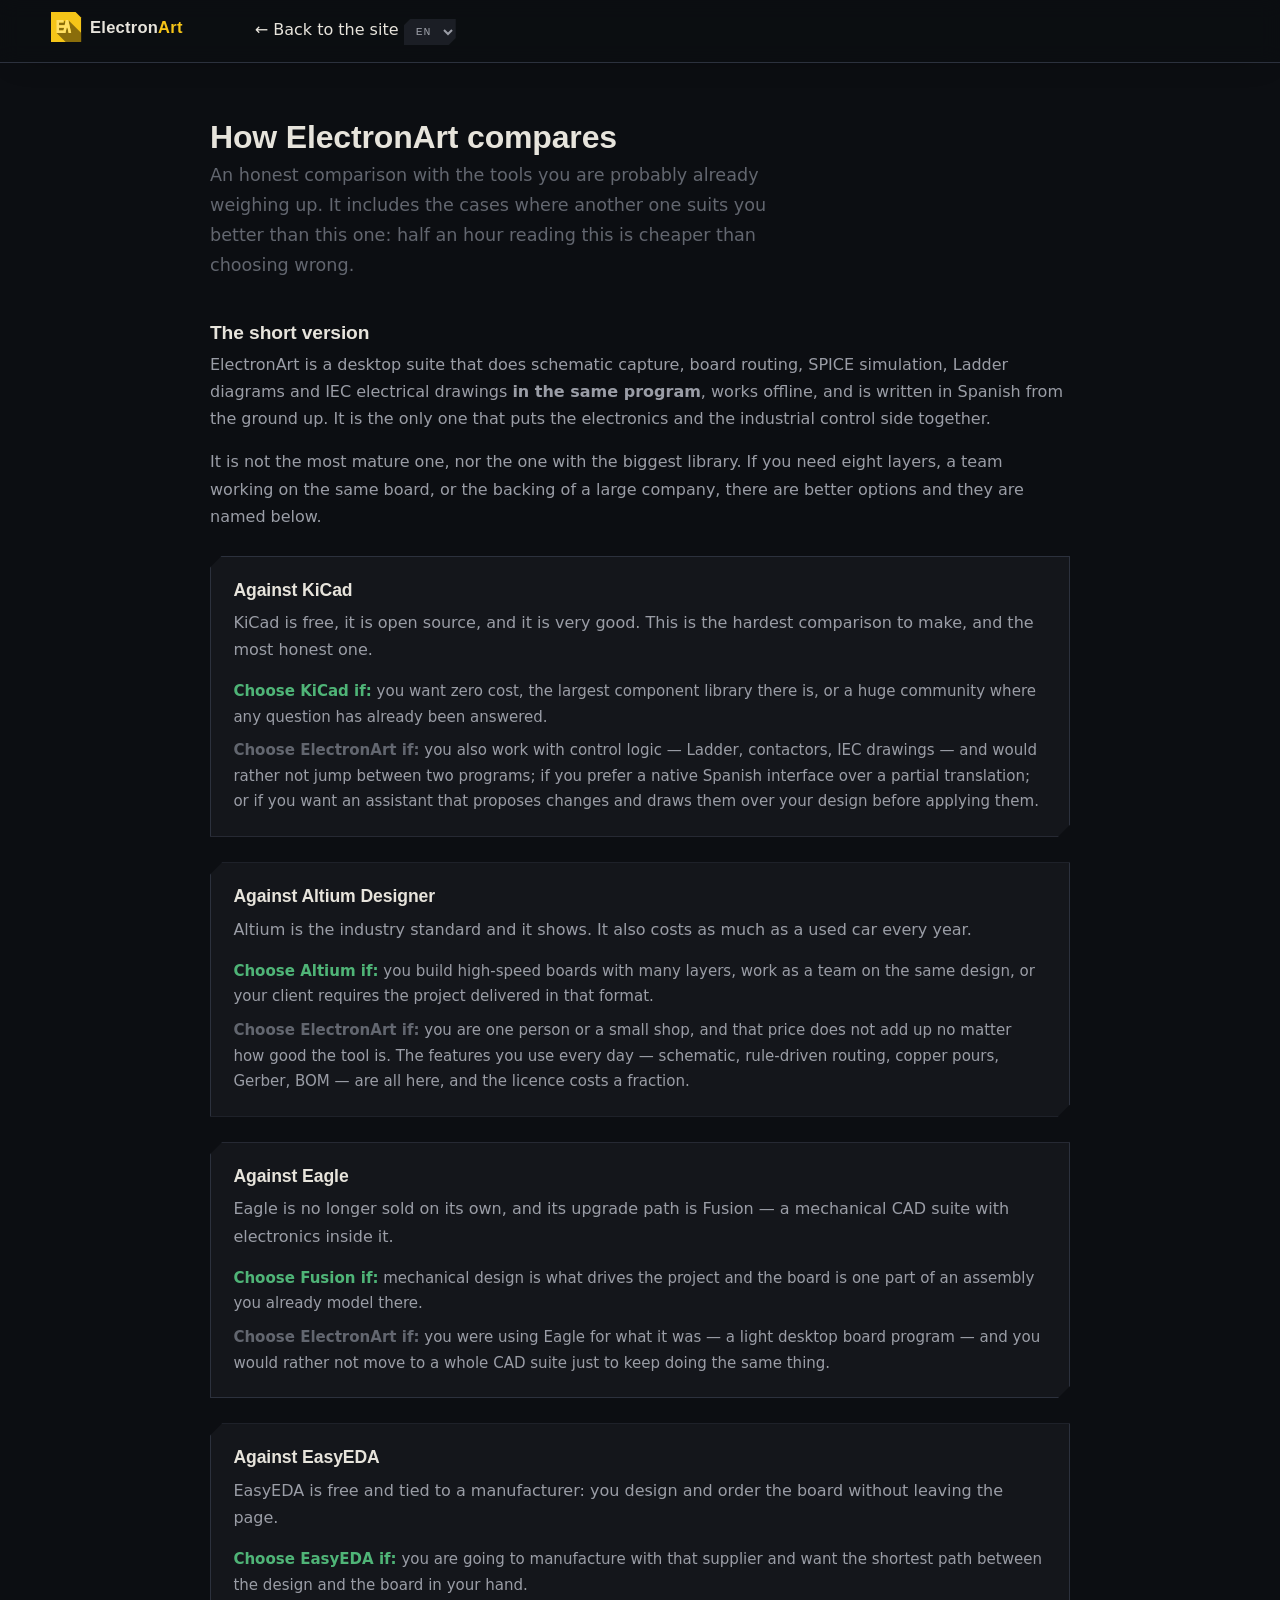
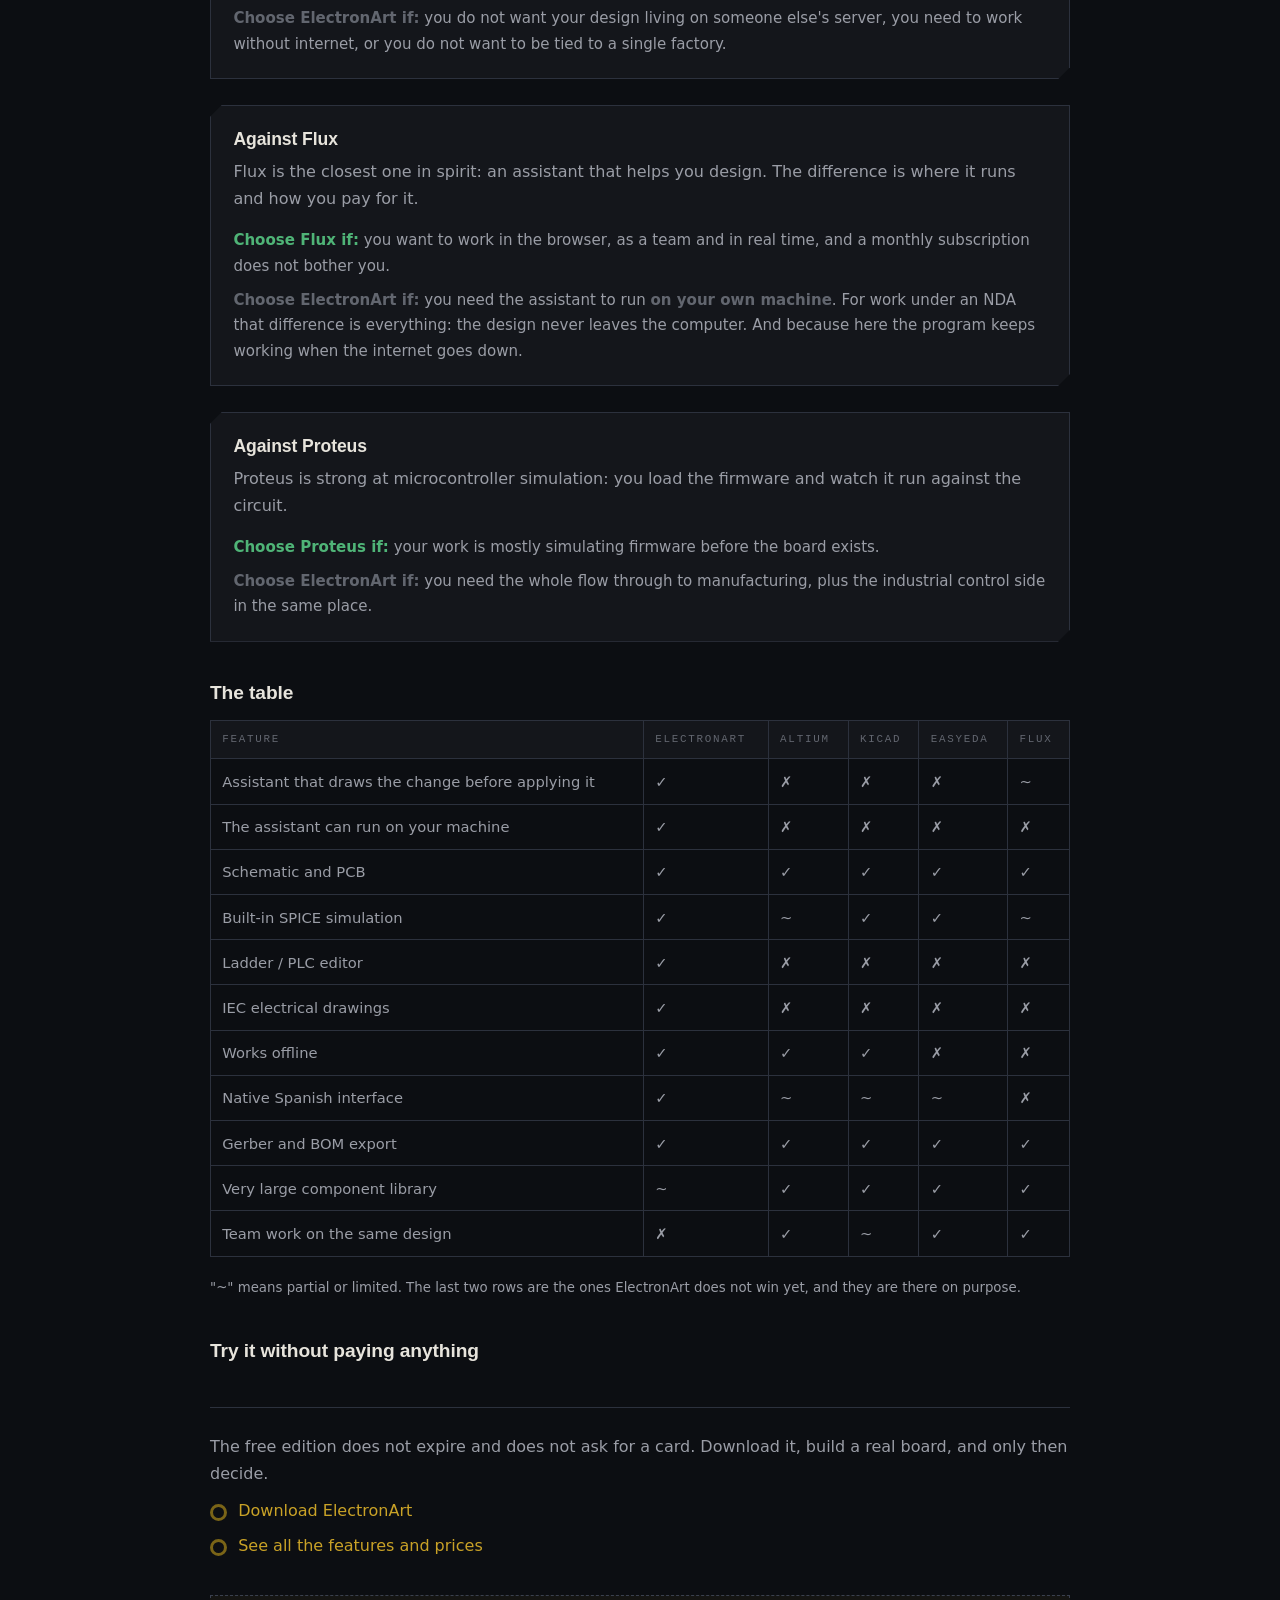
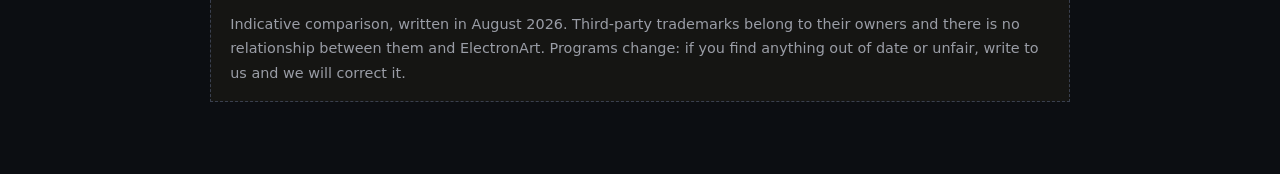
<file: comparacion.html>
<!doctype html>
<html lang="es">
<head>
  <meta charset="utf-8" />
  <meta name="viewport" content="width=device-width, initial-scale=1" />
  <title>ElectronArt frente a KiCad, Altium, EasyEDA y Flux — comparación</title>
  <meta name="description" content="Comparación honesta de ElectronArt con KiCad, Altium, Eagle, EasyEDA, Proteus y Flux: qué hace cada uno mejor, y cuándo conviene otro programa y no éste." />
  <link rel="icon" href="assets/favicon.svg" />
  <link rel="stylesheet" href="styles.css" />
  <link rel="canonical" href="https://electroniklosungen.com.ar/comparacion.html" />
  <link rel="alternate" hreflang="es" href="https://electroniklosungen.com.ar/comparacion.html" />
  <link rel="alternate" hreflang="en" href="https://electroniklosungen.com.ar/comparacion.html?lang=en" />
  <link rel="alternate" hreflang="pt" href="https://electroniklosungen.com.ar/comparacion.html?lang=pt" />
  <link rel="alternate" hreflang="x-default" href="https://electroniklosungen.com.ar/comparacion.html" />
  <style>
    .comp{max-width:900px;margin:0 auto;padding:clamp(2rem,6vw,3.6rem) 20px;line-height:1.7;color:var(--muted)}
    .comp h1{margin-bottom:.2em;color:var(--text)}
    .comp .lead{color:var(--muted-2);margin-bottom:2.2rem}
    .comp h2{font-size:1.2rem;margin:2.6rem 0 .5rem;color:var(--text)}
    .comp h3{font-size:.95rem;margin:1.4rem 0 .3rem;color:var(--muted-2);
      font-family:var(--f-data);font-weight:400;letter-spacing:.14em;text-transform:uppercase}
    .comp a{color:var(--gold)}
    .comp table{width:100%;border-collapse:collapse;margin:1rem 0;font-size:.92rem}
    .comp th,.comp td{border:1px solid var(--border);padding:.6rem .7rem;text-align:left}
    .comp th{background:var(--bg-2);color:var(--muted-2);font-family:var(--f-data);
      font-size:.68rem;font-weight:400;letter-spacing:.16em;text-transform:uppercase}
    .comp td{font-variant-numeric:tabular-nums}
    .comp .note{background:color-mix(in srgb,var(--gold) 5%,transparent);
      border:1px dashed var(--border-2);padding:1rem 1.2rem;font-size:.9rem;
      color:var(--muted);margin-top:2.2rem}
    /* Cada competidor es una tarjeta con borde completo y su rótulo impreso
       sobre el borde, como el designador de un componente. Nada de riel de
       acento a la izquierda. */
    .rival{border:1px solid var(--border);padding:1.5rem 1.4rem 1.3rem;margin:1.6rem 0;
      position:relative;background:var(--bg-2);
      clip-path:polygon(12px 0,100% 0,100% calc(100% - 12px),calc(100% - 12px) 100%,0 100%,0 12px)}
    .rival h2{margin:0 0 .6rem;font-size:1.1rem}
    .rival .gana,.rival .pierde{margin:.5rem 0 0;font-size:.94rem}
    .rival .gana b{color:var(--ok,#4FB477)}
    .rival .pierde b{color:var(--muted-2)}
    .comp ul{list-style:none;padding:0;display:grid;gap:.5rem;margin:.6rem 0 0}
    .comp li{display:flex;gap:.7rem;align-items:flex-start}
    .comp li::before{content:"";flex:none;width:11px;height:11px;margin-top:.44rem;
      border-radius:50%;background:var(--bg);border:3px solid var(--gold-lo)}
    .cta-final{margin:2.8rem 0 0;padding-top:1.6rem;border-top:1px solid var(--border)}
  </style>
</head>
<body>
  <header class="site-header">
    <div class="container nav">
      <a href="index.html"><img src="assets/logo.svg" alt="ElectronArt" height="30" /></a>
      <nav>
        <a href="index.html">← Volver al sitio</a>
        <select id="selIdioma" class="sel-idioma" aria-label="Idioma">
          <option value="es">ES</option>
          <option value="en">EN</option>
          <option value="pt">PT</option>
        </select>
      </nav>
    </div>
  </header>

  <main class="comp">
    <h1>Cómo se compara ElectronArt</h1>
    <p class="lead">Comparación honesta con los programas que probablemente ya
    esté evaluando. Incluye los casos en los que le conviene otro y no éste:
    perder media hora leyendo esto es más barato que elegir mal.</p>

    <h2>La versión corta</h2>
    <p>ElectronArt es una suite de escritorio que hace el esquemático, el ruteo
    de la placa, la simulación SPICE, el diagrama Ladder y el esquema eléctrico
    IEC <b>en el mismo programa</b>, funciona sin conexión y está en castellano
    de origen. Es el único que junta la parte electrónica con la parte de mando
    industrial.</p>
    <p>No es el más maduro ni el que tiene la biblioteca más grande. Si necesita
    ocho capas, un equipo trabajando sobre la misma placa o el respaldo de una
    empresa grande, hay opciones mejores y están nombradas acá abajo.</p>

    <div class="rival">
      <h2>Contra KiCad</h2>
      <p>KiCad es gratis, es libre y es muy bueno. Es la comparación más difícil
      y la más honesta de hacer.</p>
      <p class="gana"><b>Elija KiCad si:</b> quiere costo cero, la biblioteca de
      componentes más grande que existe, o una comunidad enorme donde cualquier
      duda ya está contestada.</p>
      <p class="pierde"><b>Elija ElectronArt si:</b> trabaja también con lógica
      de mando —Ladder, contactores, esquemas IEC— y no quiere saltar entre dos
      programas; si prefiere una interfaz en castellano en vez de una traducción
      parcial; o si quiere un asistente que le proponga los cambios y se los
      dibuje encima antes de aplicarlos.</p>
    </div>

    <div class="rival">
      <h2>Contra Altium Designer</h2>
      <p>Altium es el estándar de la industria y se nota. También cuesta lo que
      cuesta un auto usado por año.</p>
      <p class="gana"><b>Elija Altium si:</b> hace placas de alta velocidad con
      muchas capas, trabaja en equipo sobre el mismo diseño, o su cliente le
      exige entregar el proyecto en ese formato.</p>
      <p class="pierde"><b>Elija ElectronArt si:</b> es una persona o un taller
      chico, y ese precio no cierra por más que la herramienta sea buena. Las
      funciones que usa todos los días —esquemático, ruteo con reglas, planos de
      cobre, Gerber, BOM— están, y la licencia sale una fracción.</p>
    </div>

    <div class="rival">
      <h2>Contra Eagle</h2>
      <p>Eagle dejó de venderse por separado y su camino de actualización es
      Fusion, que es una suite de mecánica con electrónica adentro.</p>
      <p class="gana"><b>Elija Fusion si:</b> el diseño mecánico manda y la
      placa es una parte de un conjunto que ya modela ahí.</p>
      <p class="pierde"><b>Elija ElectronArt si:</b> venía usando Eagle por lo
      que era —un programa de placas, liviano, de escritorio— y no quiere
      mudarse a una suite de CAD entera para seguir haciendo lo mismo.</p>
    </div>

    <div class="rival">
      <h2>Contra EasyEDA</h2>
      <p>EasyEDA es gratis y está pegado a un fabricante: se diseña y se manda a
      hacer sin salir de la página.</p>
      <p class="gana"><b>Elija EasyEDA si:</b> va a fabricar con ese proveedor y
      quiere el camino más corto entre el diseño y la placa en la mano.</p>
      <p class="pierde"><b>Elija ElectronArt si:</b> no quiere que su diseño
      viva en el servidor de otro, necesita trabajar sin internet, o no quiere
      quedar atado a una única fábrica.</p>
    </div>

    <div class="rival">
      <h2>Contra Flux</h2>
      <p>Flux es el que más se le parece en la idea: un asistente que ayuda a
      diseñar. La diferencia es dónde corre y cómo se paga.</p>
      <p class="gana"><b>Elija Flux si:</b> quiere trabajar en el navegador, en
      equipo y en tiempo real, y la suscripción mensual no le molesta.</p>
      <p class="pierde"><b>Elija ElectronArt si:</b> necesita que el asistente
      corra <b>en su máquina</b>. Para trabajo bajo acuerdo de confidencialidad
      esa diferencia lo es todo: el diseño no sale de la computadora. Y porque
      acá el programa sigue funcionando cuando se cae internet.</p>
    </div>

    <div class="rival">
      <h2>Contra Proteus</h2>
      <p>Proteus es fuerte en simulación con microcontrolador: se le carga el
      firmware y se lo ve correr contra el circuito.</p>
      <p class="gana"><b>Elija Proteus si:</b> su trabajo es sobre todo simular
      firmware antes de tener la placa.</p>
      <p class="pierde"><b>Elija ElectronArt si:</b> necesita el flujo completo
      hasta la fabricación, y además la parte de mando industrial en el mismo
      lugar.</p>
    </div>

    <h2>La tabla</h2>
    <table>
      <thead>
        <tr><th>Función</th><th>ElectronArt</th><th>Altium</th><th>KiCad</th>
        <th>EasyEDA</th><th>Flux</th></tr>
      </thead>
      <tbody>
        <tr><td>Asistente que dibuja el cambio antes de aplicarlo</td>
        <td>✓</td><td>✗</td><td>✗</td><td>✗</td><td>~</td></tr>
        <tr><td>El asistente puede correr en su máquina</td>
        <td>✓</td><td>✗</td><td>✗</td><td>✗</td><td>✗</td></tr>
        <tr><td>Esquemático y PCB</td>
        <td>✓</td><td>✓</td><td>✓</td><td>✓</td><td>✓</td></tr>
        <tr><td>Simulación SPICE integrada</td>
        <td>✓</td><td>~</td><td>✓</td><td>✓</td><td>~</td></tr>
        <tr><td>Editor Ladder / PLC</td>
        <td>✓</td><td>✗</td><td>✗</td><td>✗</td><td>✗</td></tr>
        <tr><td>Esquemas eléctricos IEC</td>
        <td>✓</td><td>✗</td><td>✗</td><td>✗</td><td>✗</td></tr>
        <tr><td>Funciona sin conexión</td>
        <td>✓</td><td>✓</td><td>✓</td><td>✗</td><td>✗</td></tr>
        <tr><td>Interfaz en castellano de origen</td>
        <td>✓</td><td>~</td><td>~</td><td>~</td><td>✗</td></tr>
        <tr><td>Exportación Gerber y BOM</td>
        <td>✓</td><td>✓</td><td>✓</td><td>✓</td><td>✓</td></tr>
        <tr><td>Biblioteca de componentes muy grande</td>
        <td>~</td><td>✓</td><td>✓</td><td>✓</td><td>✓</td></tr>
        <tr><td>Trabajo en equipo sobre el mismo diseño</td>
        <td>✗</td><td>✓</td><td>~</td><td>✓</td><td>✓</td></tr>
      </tbody>
    </table>
    <p><small>«~» significa parcial o con limitaciones. Las dos últimas filas
    son las que ElectronArt todavía no gana, y están puestas a propósito.</small></p>

    <h2>Pruébelo sin pagar nada</h2>
    <p class="cta-final">La edición gratuita no vence y no pide tarjeta. Bájela,
    haga una placa de verdad y recién ahí decida.</p>
    <ul>
      <li><a href="descargas.html">Descargar ElectronArt</a></li>
      <li><a href="index.html">Ver todas las funciones y los precios</a></li>
    </ul>

    <p class="note">Comparación orientativa, escrita en agosto de 2026. Las
    marcas de terceros pertenecen a sus dueños y no hay ninguna relación entre
    ellos y ElectronArt. Los programas cambian: si encuentra algo desactualizado
    o injusto, escríbanos y lo corregimos.</p>
  </main>

  <script src="i18n.js"></script>
</body>
</html>
</file>
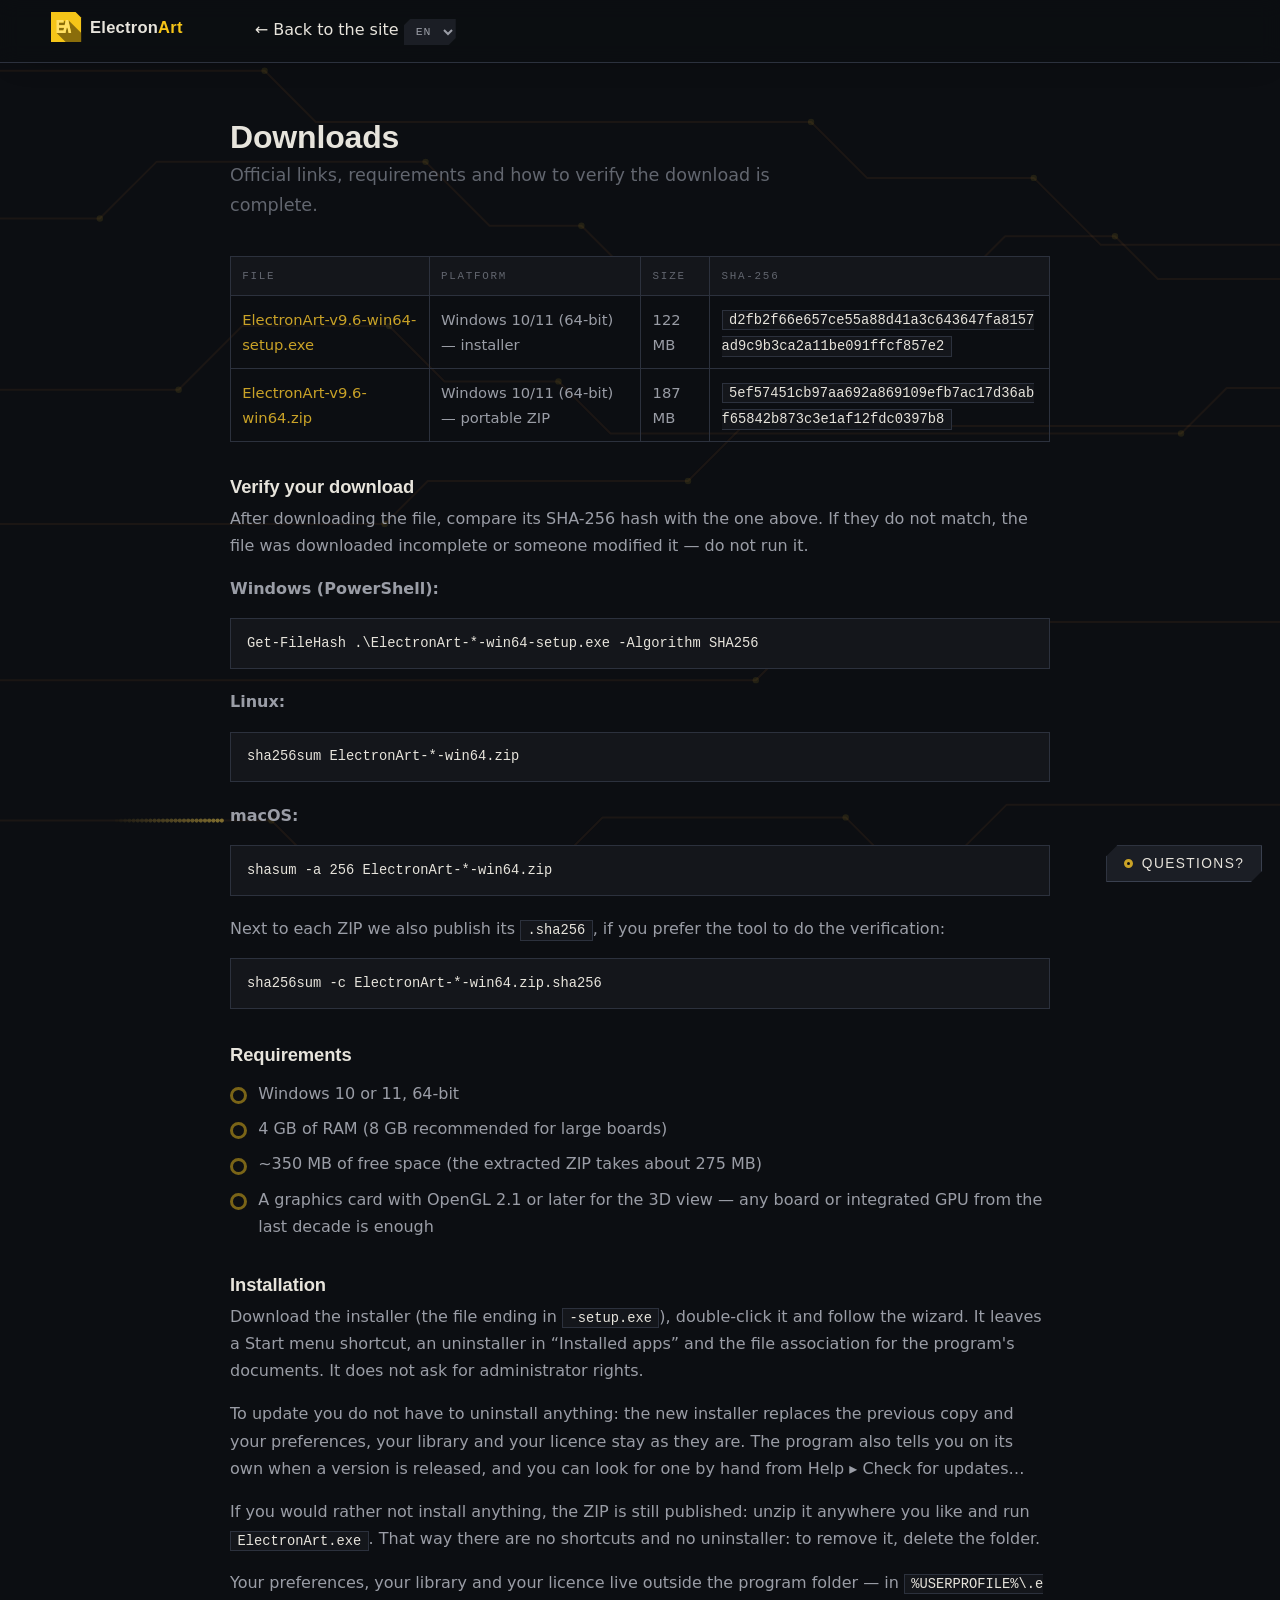
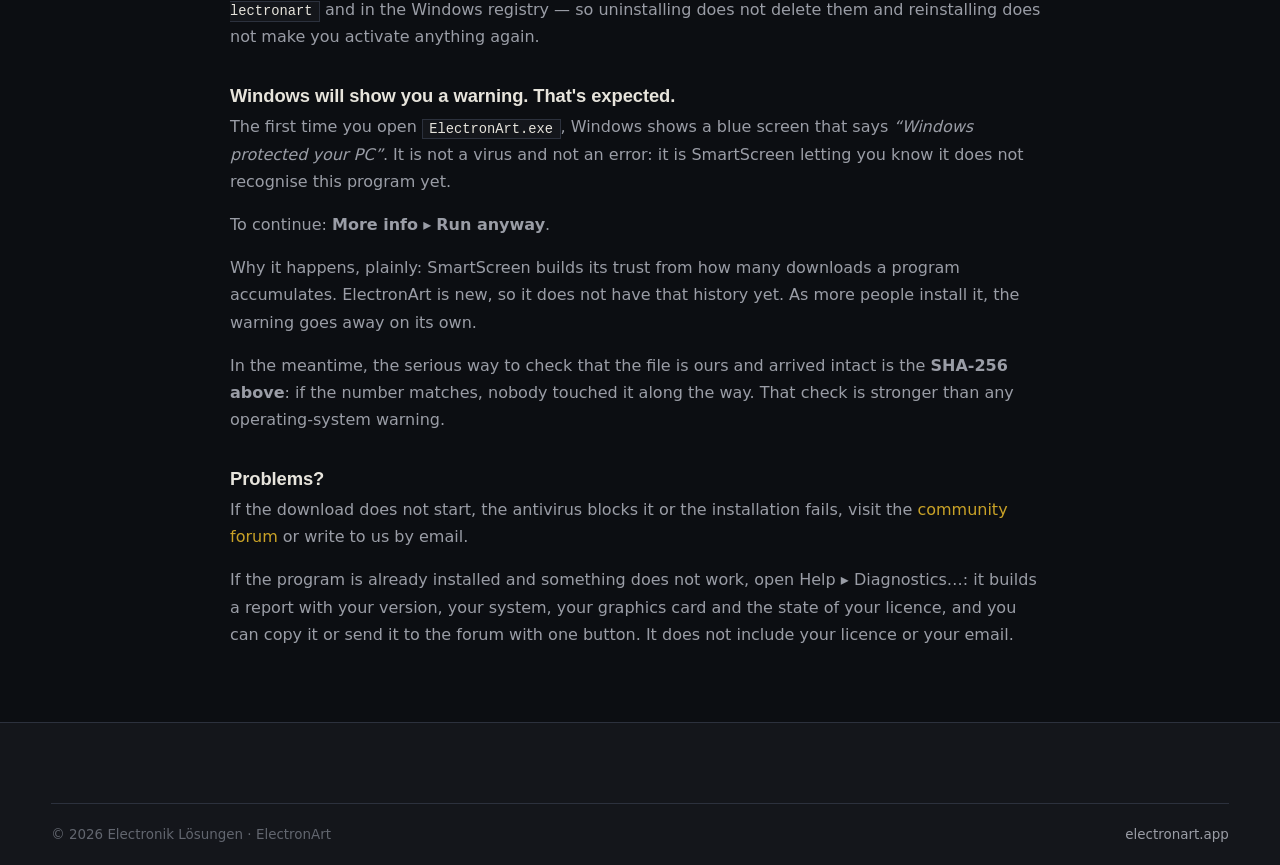
<file: descargas.html>
<!doctype html>
<html lang="es">
<head>
  <meta charset="utf-8" />
  <meta name="viewport" content="width=device-width, initial-scale=1" />
  <title>Descargas — ElectronArt</title>
  <meta name="description" content="Descargá ElectronArt: enlaces de descarga, verificación SHA-256, requisitos del sistema y resolución de problemas." />
  <link rel="icon" href="assets/favicon.svg" />
  <link rel="canonical" href="https://electroniklosungen.com.ar/descargas.html" />
  <link rel="alternate" hreflang="es" href="https://electroniklosungen.com.ar/descargas.html" />
  <link rel="alternate" hreflang="en" href="https://electroniklosungen.com.ar/descargas.html?lang=en" />
  <link rel="alternate" hreflang="pt" href="https://electroniklosungen.com.ar/descargas.html?lang=pt" />
  <link rel="alternate" hreflang="x-default" href="https://electroniklosungen.com.ar/descargas.html" />
  <link rel="stylesheet" href="styles.css" />
  <style>
    .legal{max-width:860px;margin:0 auto;padding:clamp(2rem,6vw,3.6rem) 20px;line-height:1.7;color:var(--muted)}
    .legal h1{margin-bottom:.2em;color:var(--text)}
    .legal .lead{color:var(--muted-2);margin-bottom:2.2rem}
    .legal h2{font-size:1.15rem;margin:2.2rem 0 .5rem;color:var(--text)}
    .legal a{color:var(--gold)}
    .legal table{width:100%;border-collapse:collapse;margin:1rem 0;font-size:.92rem}
    .legal th,.legal td{border:1px solid var(--border);padding:.6rem .7rem;text-align:left}
    .legal th{background:var(--bg-2);color:var(--muted-2);font-family:var(--f-data);
      font-size:.68rem;font-weight:400;letter-spacing:.16em;text-transform:uppercase}
    .legal td{font-variant-numeric:tabular-nums}
    .legal code{background:var(--bg-2);border:1px solid var(--border);padding:.1rem .4rem;
      font-family:var(--f-data);font-size:.86rem;word-break:break-all;color:var(--text)}
    .legal pre{background:var(--bg-2);border:1px solid var(--border);padding:.8rem 1rem;
      overflow-x:auto;font-family:var(--f-data);font-size:.86rem;color:var(--text);margin:.6rem 0 1.2rem}
    .legal .note{background:color-mix(in srgb,var(--gold) 5%,transparent);
      border:1px dashed var(--border-2);padding:1rem 1.2rem;font-size:.9rem;
      color:var(--muted);margin-top:2.2rem}
    /* Lista con pads perforados, igual que en el resto del sistema. */
    .legal ul{list-style:none;padding:0;display:grid;gap:.5rem}
    .legal li{display:flex;gap:.7rem;align-items:flex-start}
    .legal li::before{content:"";flex:none;width:11px;height:11px;margin-top:.44rem;
      border-radius:50%;background:var(--bg);border:3px solid var(--gold-lo)}
  </style>
</head>
<body>
  <header class="site-header">
    <div class="container nav">
      <a href="index.html"><img src="assets/logo.svg" alt="ElectronArt" height="30" /></a>
      <nav>
        <a href="index.html">← Volver al sitio</a>
        <select id="selIdioma" class="sel-idioma" aria-label="Idioma">
          <option value="es">ES</option>
          <option value="en">EN</option>
          <option value="pt">PT</option>
        </select>
      </nav>
    </div>
  </header>

  <main class="legal">
    <h1>Descargas</h1>
    <p class="lead">Enlaces oficiales, requisitos y cómo verificar que la descarga esté completa.</p>

    <!-- AUTO:descargas -->
    <table>
      <tr>
        <th>Archivo</th>
        <th>Plataforma</th>
        <th>Tamaño</th>
        <th>SHA-256</th>
      </tr>
      <tr>
        <td><a href="#" data-link="instalador-9.6" data-ev="descargar">ElectronArt-v9.6-win64-setup.exe</a></td>
        <td>Windows 10/11 (64 bits) — instalador</td>
        <td>122 MB</td>
        <td><code>d2fb2f66e657ce55a88d41a3c643647fa8157ad9c9b3ca2a11be091ffcf857e2</code></td>
      </tr>
      <tr>
        <td><a href="#" data-link="descarga-9.6" data-ev="descargar">ElectronArt-v9.6-win64.zip</a></td>
        <td>Windows 10/11 (64 bits) — ZIP portable</td>
        <td>187 MB</td>
        <td><code>5ef57451cb97aa692a869109efb7ac17d36abf65842b873c3e1af12fdc0397b8</code></td>
      </tr>
    </table>
    <!-- /AUTO:descargas -->

    <h2>Verificá la descarga</h2>
    <p>Después de bajar el archivo, compará su hash SHA-256 con el que figura arriba. Si no coinciden, el archivo se bajó incompleto o alguien lo modificó — no lo ejecutes.</p>

    <p><b>Windows (PowerShell):</b></p>
    <pre>Get-FileHash .\ElectronArt-*-win64-setup.exe -Algorithm SHA256</pre>

    <p><b>Linux:</b></p>
    <pre>sha256sum ElectronArt-*-win64.zip</pre>

    <p><b>macOS:</b></p>
    <pre>shasum -a 256 ElectronArt-*-win64.zip</pre>

    <p>Al lado de cada ZIP publicamos también su archivo <code>.sha256</code>,
    si preferís que la verificación la haga la herramienta:</p>
    <pre>sha256sum -c ElectronArt-*-win64.zip.sha256</pre>

    <h2>Requisitos</h2>
    <ul>
      <li>Windows 10 u 11, 64 bits</li>
      <li>4 GB de RAM (8 GB recomendado para placas grandes)</li>
      <li>~350 MB de espacio libre (el ZIP descomprimido ocupa unos 275 MB)</li>
      <li>Tarjeta gráfica con OpenGL 2.1 o superior para la vista 3D — cualquier
        placa o gráfica integrada de la última década alcanza</li>
    </ul>

    <h2>Instalación</h2>
    <p>Bajá el instalador (el archivo que termina en <code>-setup.exe</code>), hacé doble clic y seguí el asistente. Deja el acceso en el menú Inicio, un desinstalador en «Aplicaciones instaladas» y la asociación de los archivos del programa. No pide permisos de administrador.</p>
    <p>Para actualizar no hace falta desinstalar nada: el instalador nuevo reemplaza a la copia anterior y tus preferencias, tu biblioteca y tu licencia quedan como están. El programa además te avisa solo cuando sale una versión, y podés buscarla a mano desde Ayuda ▸ Buscar actualizaciones…</p>
    <p>Si preferís no instalar nada, el ZIP sigue publicado: descomprimilo donde quieras y ejecutá <code>ElectronArt.exe</code>. Así no hay accesos directos ni desinstalador: para sacarlo, borrás la carpeta.</p>
    <p>Tus preferencias, tu biblioteca y tu licencia viven fuera de la carpeta del programa —en <code>%USERPROFILE%\.electronart</code> y en el registro de Windows—, así que desinstalar no las borra y reinstalar no te hace volver a activar nada.</p>
    <h2>Windows va a mostrarte una advertencia. Es esperable.</h2>
    <p>La primera vez que abras <code>ElectronArt.exe</code>, Windows muestra una
    pantalla azul que dice <i>«Windows protegió su PC»</i>. No es un virus ni un
    error: es SmartScreen avisando que todavía no reconoce este programa.</p>
    <p>Para continuar: <b>Más información</b> ▸ <b>Ejecutar de todas formas</b>.</p>
    <p>Por qué pasa, sin vueltas: SmartScreen construye su confianza con la
    cantidad de descargas que acumula un programa. ElectronArt es nuevo, así que
    todavía no tiene esa historia. A medida que más gente lo instale, el aviso
    desaparece solo.</p>
    <p>Mientras tanto, la forma seria de comprobar que el archivo es el nuestro y
    llegó entero es el <b>SHA-256 de más arriba</b>: si el número coincide, nadie
    lo tocó en el camino. Esa verificación es más fuerte que cualquier aviso del
    sistema operativo.</p>

    <h2>¿Problemas?</h2>
    <p>Si la descarga no arranca, el antivirus la bloquea o la instalación falla, visitá el <a href="#" data-link="foro" data-ev="descargar">foro de la comunidad</a> o escribinos por correo.</p>
    <p>Si el programa ya está instalado y algo no funciona, abrí Ayuda ▸ Diagnóstico…: arma un informe con tu versión, tu sistema, tu placa de video y el estado de la licencia, y lo podés copiar o mandarlo al foro con un botón. No incluye tu licencia ni tu correo.</p>
  </main>

  <footer class="site-footer">
    <div class="container foot-bottom">
      <span>© 2026 Electronik Lösungen · ElectronArt</span>
      <a href="index.html">electronart.app</a>
    </div>
  </footer>
  <script src="enlaces.js"></script>
  <script src="fondo.js"></script>
  <script src="i18n.js"></script>
  <!-- Asistente: contesta las dudas de descarga, instalación, planes y
       cuenta sin salir de la página. Va DESPUÉS de i18n.js a propósito
       (se traduce solo; ver la cabecera de asistente.js). -->
  <script src="asistente.js"></script>
<script>
// Analítica propia de ElectronArt: sin cookies, sin terceros.
(function(){try{
  // ref: de qué link vino (?ref=ig|yt|mail|reddit|fb, cola D10); sigue en la sesión.
  var m=/[?&]ref=([a-z0-9_-]{1,24})(?:&|#|$)/i.exec(location.search),rf=m?m[1].toLowerCase():"";
  try{if(rf)sessionStorage.setItem("ea_ref",rf);else rf=sessionStorage.getItem("ea_ref")||"";}catch(_){}
  var d={r:location.pathname,f:document.referrer||"",ref:rf};
  var b=new Blob([JSON.stringify(d)],{type:"text/plain"});
  (navigator.sendBeacon&&navigator.sendBeacon("https://electronart.pythonanywhere.com/api/v",b))||
    fetch("https://electronart.pythonanywhere.com/api/v",{method:"POST",body:JSON.stringify(d),
      headers:{"Content-Type":"text/plain"},keepalive:true,mode:"no-cors"});
  document.addEventListener("click",function(e){
    var a=e.target.closest&&e.target.closest("[data-ev]");
    if(!a)return;
    var p={r:location.pathname,f:document.referrer||"",e:a.dataset.ev,ref:rf};
    navigator.sendBeacon&&navigator.sendBeacon("https://electronart.pythonanywhere.com/api/v",
      new Blob([JSON.stringify(p)],{type:"text/plain"}));
  },true);
}catch(_){}})();
</script>
</body>
</html>
</file>
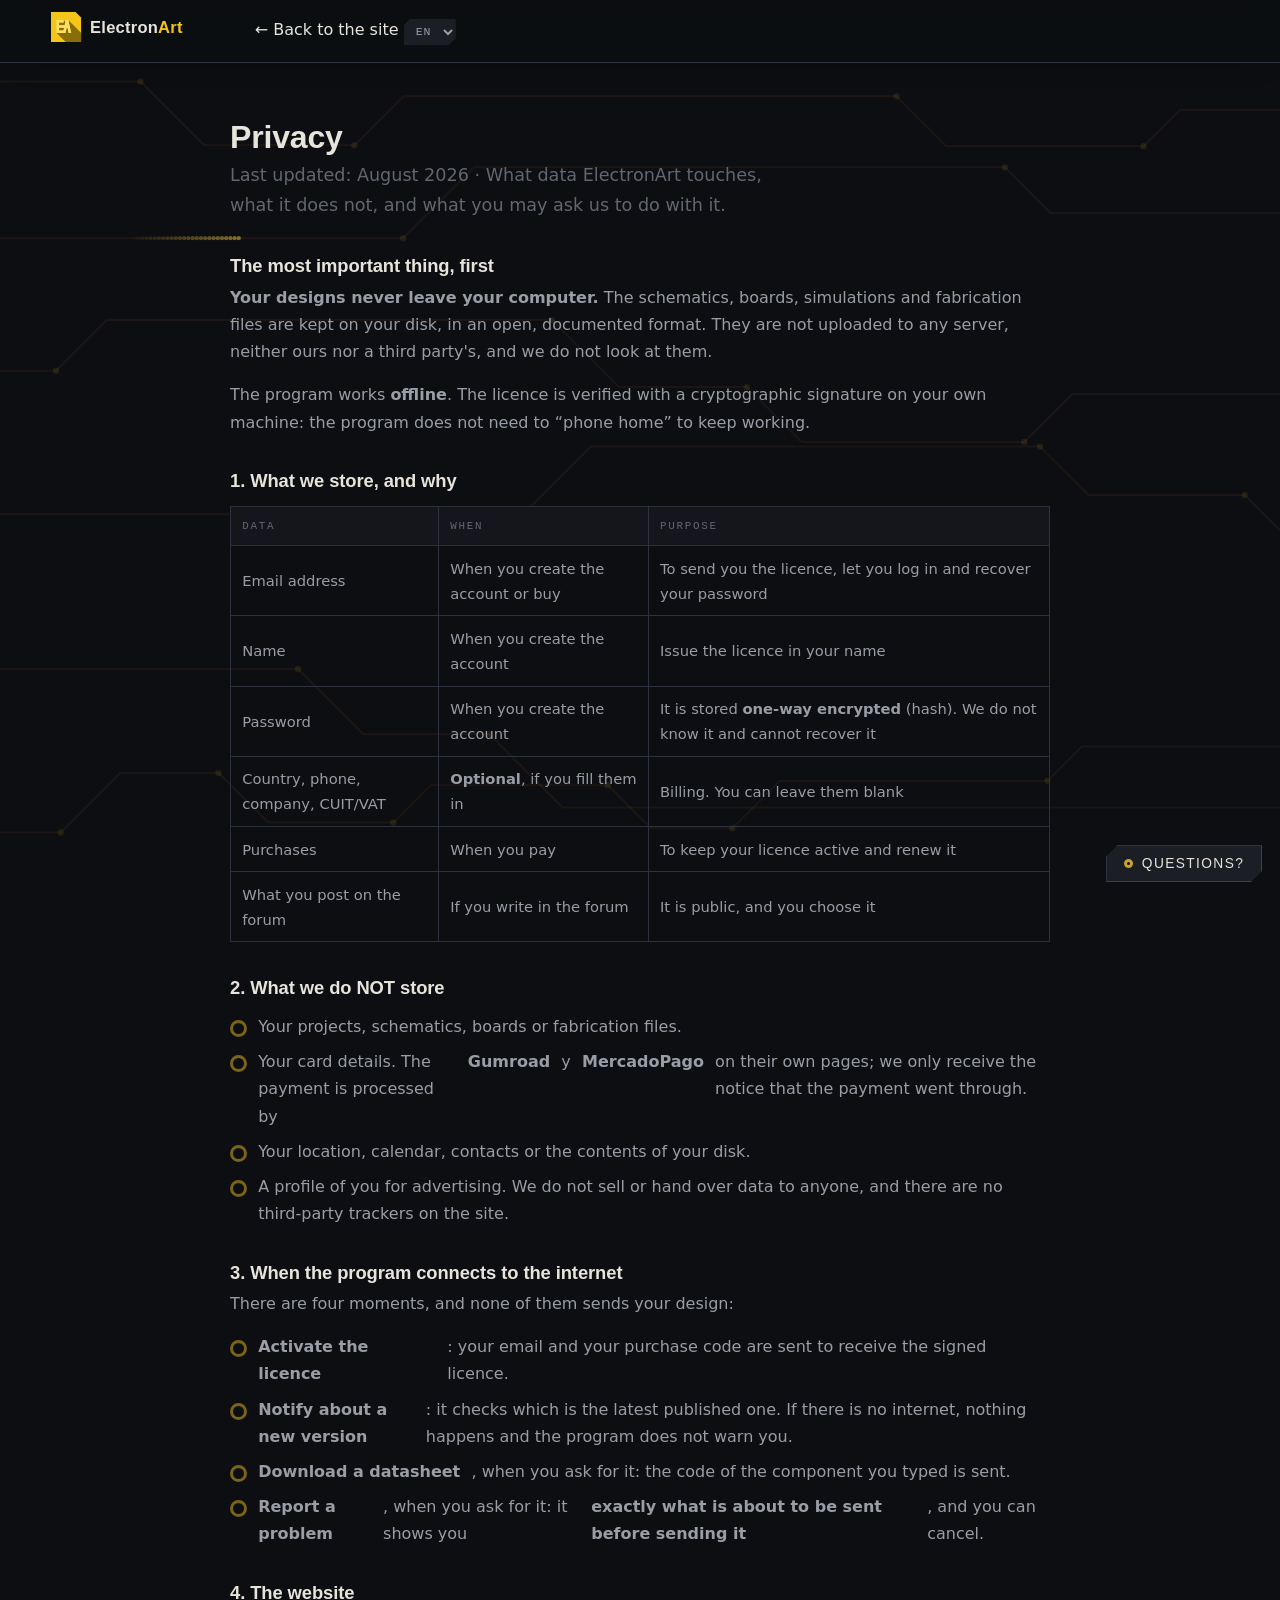
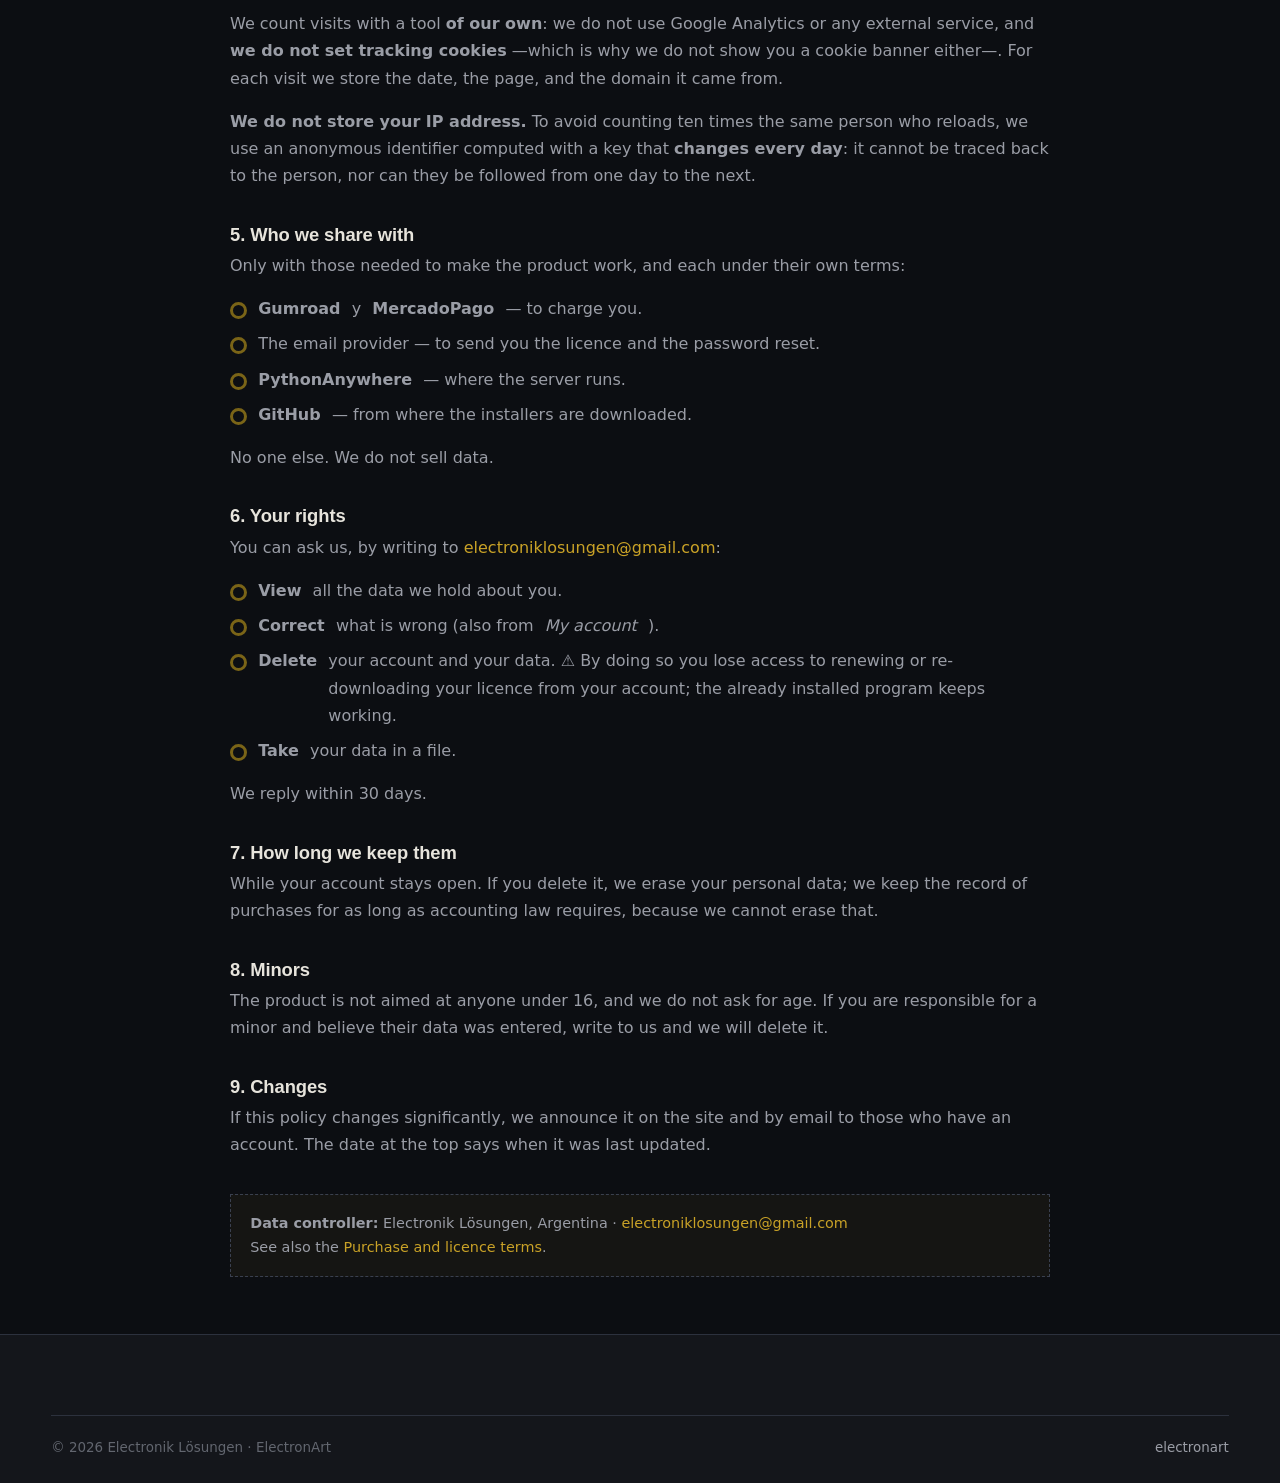
<file: privacidad.html>
<!doctype html>
<html lang="es">
<head>
  <meta charset="utf-8" />
  <meta name="viewport" content="width=device-width, initial-scale=1" />
  <title>Privacidad — ElectronArt</title>
  <meta name="description" content="Qué datos recolecta ElectronArt y qué hace con ellos. Sus diseños nunca salen de su computadora." />
  <link rel="icon" href="assets/favicon.svg" />
  <link rel="canonical" href="https://electroniklosungen.com.ar/privacidad.html" />
  <link rel="alternate" hreflang="es" href="https://electroniklosungen.com.ar/privacidad.html" />
  <link rel="alternate" hreflang="en" href="https://electroniklosungen.com.ar/privacidad.html?lang=en" />
  <link rel="alternate" hreflang="pt" href="https://electroniklosungen.com.ar/privacidad.html?lang=pt" />
  <link rel="alternate" hreflang="x-default" href="https://electroniklosungen.com.ar/privacidad.html" />
  <link rel="stylesheet" href="styles.css" />
  <style>
    .legal{max-width:860px;margin:0 auto;padding:clamp(2rem,6vw,3.6rem) 20px;line-height:1.7;color:var(--muted)}
    .legal h1{margin-bottom:.2em;color:var(--text)}
    .legal .lead{color:var(--muted-2);margin-bottom:2.2rem}
    .legal h2{font-size:1.15rem;margin:2.2rem 0 .5rem;color:var(--text)}
    .legal a{color:var(--gold)}
    .legal table{width:100%;border-collapse:collapse;margin:1rem 0;font-size:.92rem}
    .legal th,.legal td{border:1px solid var(--border);padding:.6rem .7rem;text-align:left}
    .legal th{background:var(--bg-2);color:var(--muted-2);font-family:var(--f-data);
      font-size:.68rem;font-weight:400;letter-spacing:.16em;text-transform:uppercase}
    .legal td{font-variant-numeric:tabular-nums}
    .legal code{background:var(--bg-2);border:1px solid var(--border);padding:.1rem .4rem;
      font-family:var(--f-data);font-size:.86rem;word-break:break-all;color:var(--text)}
    .legal pre{background:var(--bg-2);border:1px solid var(--border);padding:.8rem 1rem;
      overflow-x:auto;font-family:var(--f-data);font-size:.86rem;color:var(--text);margin:.6rem 0 1.2rem}
    .legal .note{background:color-mix(in srgb,var(--gold) 5%,transparent);
      border:1px dashed var(--border-2);padding:1rem 1.2rem;font-size:.9rem;
      color:var(--muted);margin-top:2.2rem}
    /* Lista con pads perforados, igual que en el resto del sistema. */
    .legal ul{list-style:none;padding:0;display:grid;gap:.5rem}
    .legal li{display:flex;gap:.7rem;align-items:flex-start}
    .legal li::before{content:"";flex:none;width:11px;height:11px;margin-top:.44rem;
      border-radius:50%;background:var(--bg);border:3px solid var(--gold-lo)}
  </style>
</head>
<body>
  <header class="site-header">
    <div class="container nav">
      <a href="index.html"><img src="assets/logo.svg" alt="ElectronArt" height="30" /></a>
      <nav>
        <a href="index.html">← Volver al sitio</a>
        <select id="selIdioma" class="sel-idioma" aria-label="Idioma">
          <option value="es">ES</option>
          <option value="en">EN</option>
          <option value="pt">PT</option>
        </select>
      </nav>
    </div>
  </header>

  <main class="legal">
    <h1>Privacidad</h1>
    <p class="lead">Última actualización: agosto&nbsp;2026 · Qué datos toca ElectronArt,
    cuáles no, y qué puede pedirnos que hagamos con ellos.</p>

    <h2>Lo más importante, primero</h2>
    <p><b>Sus diseños nunca salen de su computadora.</b> Los esquemáticos, las placas,
    las simulaciones y los archivos de fabricación se guardan en su disco, en un formato
    abierto y documentado. No se suben a ningún servidor, ni nuestro ni de terceros, y
    no los miramos.</p>
    <p>El programa funciona <b>sin conexión</b>. La licencia se verifica con una firma
    criptográfica en su propia máquina: no hace falta que el programa «llame a casa»
    para dejarlo trabajar.</p>

    <h2>1. Qué guardamos, y por qué</h2>
    <table>
      <tr><th>Dato</th><th>Cuándo</th><th>Para qué</th></tr>
      <tr><td>Correo electrónico</td><td>Al crear la cuenta o comprar</td>
          <td>Enviarle la licencia, permitirle entrar y recuperar la contraseña</td></tr>
      <tr><td>Nombre</td><td>Al crear la cuenta</td><td>Emitir la licencia a su nombre</td></tr>
      <tr><td>Contraseña</td><td>Al crear la cuenta</td>
          <td>Se guarda <b>cifrada de ida</b> (hash). No la conocemos ni podemos recuperarla</td></tr>
      <tr><td>País, teléfono, empresa, CUIT/VAT</td><td><b>Opcionales</b>, si los carga usted</td>
          <td>Facturación. Puede dejarlos vacíos</td></tr>
      <tr><td>Compras</td><td>Al pagar</td><td>Sostener su licencia y renovarla</td></tr>
      <tr><td>Lo que publica en el foro</td><td>Si escribe en el foro</td><td>Es público, lo elige usted</td></tr>
    </table>

    <h2>2. Qué NO guardamos</h2>
    <ul>
      <li>Sus proyectos, esquemáticos, placas ni archivos de fabricación.</li>
      <li>Los datos de su tarjeta. El pago lo procesan <b>Gumroad</b> y
      <b>MercadoPago</b> en sus propias páginas; nosotros recibimos únicamente el
      aviso de que el pago se hizo.</li>
      <li>Su ubicación, su agenda, sus contactos ni el contenido de su disco.</li>
      <li>Un perfil suyo para publicidad. No vendemos ni cedemos datos a nadie,
      y no hay rastreadores de terceros en el sitio.</li>
    </ul>

    <h2>3. Cuándo el programa se conecta a internet</h2>
    <p>Son cuatro momentos, y ninguno manda su diseño:</p>
    <ul>
      <li><b>Activar la licencia</b>: se envía su correo y el código de compra para
      recibir la licencia firmada.</li>
      <li><b>Avisar de una versión nueva</b>: se consulta cuál es la última publicada.
      Si no hay internet, no pasa nada y el programa no avisa.</li>
      <li><b>Bajar una hoja de datos</b>, cuando usted se lo pide: se envía el código
      del componente que escribió.</li>
      <li><b>Reportar un problema</b>, cuando usted se lo pide: se le muestra
      <b>exactamente lo que se va a enviar antes de enviarlo</b>, y puede cancelar.</li>
    </ul>

    <h2>4. El sitio web</h2>
    <p>Contamos visitas con una herramienta <b>propia</b>: no usamos Google Analytics
    ni ningún servicio externo, y <b>no ponemos cookies de seguimiento</b> —por eso
    tampoco le mostramos un cartel de cookies—. De cada visita guardamos la fecha, la
    página, y el dominio desde el que llegó.</p>
    <p><b>No guardamos su dirección IP.</b> Para no contar diez veces a la misma
    persona que recarga usamos un identificador anónimo que se calcula con una clave
    que <b>cambia todos los días</b>: no se puede volver a la persona, ni seguirla de
    un día para otro.</p>

    <h2>5. Con quién compartimos</h2>
    <p>Sólo con quienes hacen falta para que el producto funcione, y cada uno con sus
    propios términos:</p>
    <ul>
      <li><b>Gumroad</b> y <b>MercadoPago</b> — cobrar.</li>
      <li>El proveedor de correo — mandarle la licencia y el reset de contraseña.</li>
      <li><b>PythonAnywhere</b> — donde corre el servidor.</li>
      <li><b>GitHub</b> — desde donde se descargan los instaladores.</li>
    </ul>
    <p>Nadie más. No vendemos datos.</p>

    <h2>6. Sus derechos</h2>
    <p>Puede pedirnos, escribiendo a
    <a href="mailto:electroniklosungen@gmail.com">electroniklosungen@gmail.com</a>:</p>
    <ul>
      <li><b>Ver</b> todos los datos que tenemos suyos.</li>
      <li><b>Corregir</b> lo que esté mal (también desde <i>Mi cuenta</i>).</li>
      <li><b>Borrar</b> su cuenta y sus datos. ⚠️ Al hacerlo pierde el acceso a
      renovar o volver a descargar su licencia desde su cuenta; el programa ya
      instalado sigue funcionando.</li>
      <li><b>Llevarse</b> sus datos en un archivo.</li>
    </ul>
    <p>Contestamos dentro de los 30 días.</p>

    <h2>7. Cuánto tiempo los guardamos</h2>
    <p>Mientras tenga la cuenta abierta. Si la borra, eliminamos sus datos personales;
    conservamos el registro de las compras el tiempo que exige la ley contable, porque
    no podemos borrarlo.</p>

    <h2>8. Menores</h2>
    <p>El producto no está dirigido a menores de 16 años y no pedimos su edad. Si es
    responsable de un menor y cree que cargó datos, escríbanos y los borramos.</p>

    <h2>9. Cambios</h2>
    <p>Si esta política cambia de manera relevante, lo avisamos en el sitio y por
    correo a quienes tengan cuenta. La fecha de arriba dice cuándo se actualizó.</p>

    <div class="note">
      <b>Responsable:</b> Electronik Lösungen, Argentina ·
      <a href="mailto:electroniklosungen@gmail.com">electroniklosungen@gmail.com</a><br />
      Ver también los <a href="terminos.html">Términos de compra y licencia</a>.
    </div>
  </main>

  <footer class="site-footer">
    <div class="container foot-bottom">
      <span>© 2026 Electronik Lösungen · ElectronArt</span>
      <a href="index.html">electronart</a>
    </div>
  </footer>
  <script src="fondo.js"></script>
  <script src="i18n.js"></script>
  <!-- Asistente: contesta las dudas de descarga, instalación, planes y
       cuenta sin salir de la página. Va DESPUÉS de i18n.js a propósito
       (se traduce solo; ver la cabecera de asistente.js). -->
  <script src="asistente.js"></script>
<script>
// Analítica propia de ElectronArt: sin cookies, sin terceros.
(function(){try{
  // ref: de qué link vino (?ref=ig|yt|mail|reddit|fb, cola D10); sigue en la sesión.
  var m=/[?&]ref=([a-z0-9_-]{1,24})(?:&|#|$)/i.exec(location.search),rf=m?m[1].toLowerCase():"";
  try{if(rf)sessionStorage.setItem("ea_ref",rf);else rf=sessionStorage.getItem("ea_ref")||"";}catch(_){}
  var d={r:location.pathname,f:document.referrer||"",ref:rf};
  var b=new Blob([JSON.stringify(d)],{type:"text/plain"});
  (navigator.sendBeacon&&navigator.sendBeacon("https://electronart.pythonanywhere.com/api/v",b))||
    fetch("https://electronart.pythonanywhere.com/api/v",{method:"POST",body:JSON.stringify(d),
      headers:{"Content-Type":"text/plain"},keepalive:true,mode:"no-cors"});
  document.addEventListener("click",function(e){
    var a=e.target.closest&&e.target.closest("[data-ev]");
    if(!a)return;
    var p={r:location.pathname,f:document.referrer||"",e:a.dataset.ev,ref:rf};
    navigator.sendBeacon&&navigator.sendBeacon("https://electronart.pythonanywhere.com/api/v",
      new Blob([JSON.stringify(p)],{type:"text/plain"}));
  },true);
}catch(_){}})();
</script>
</body>
</html>
</file>
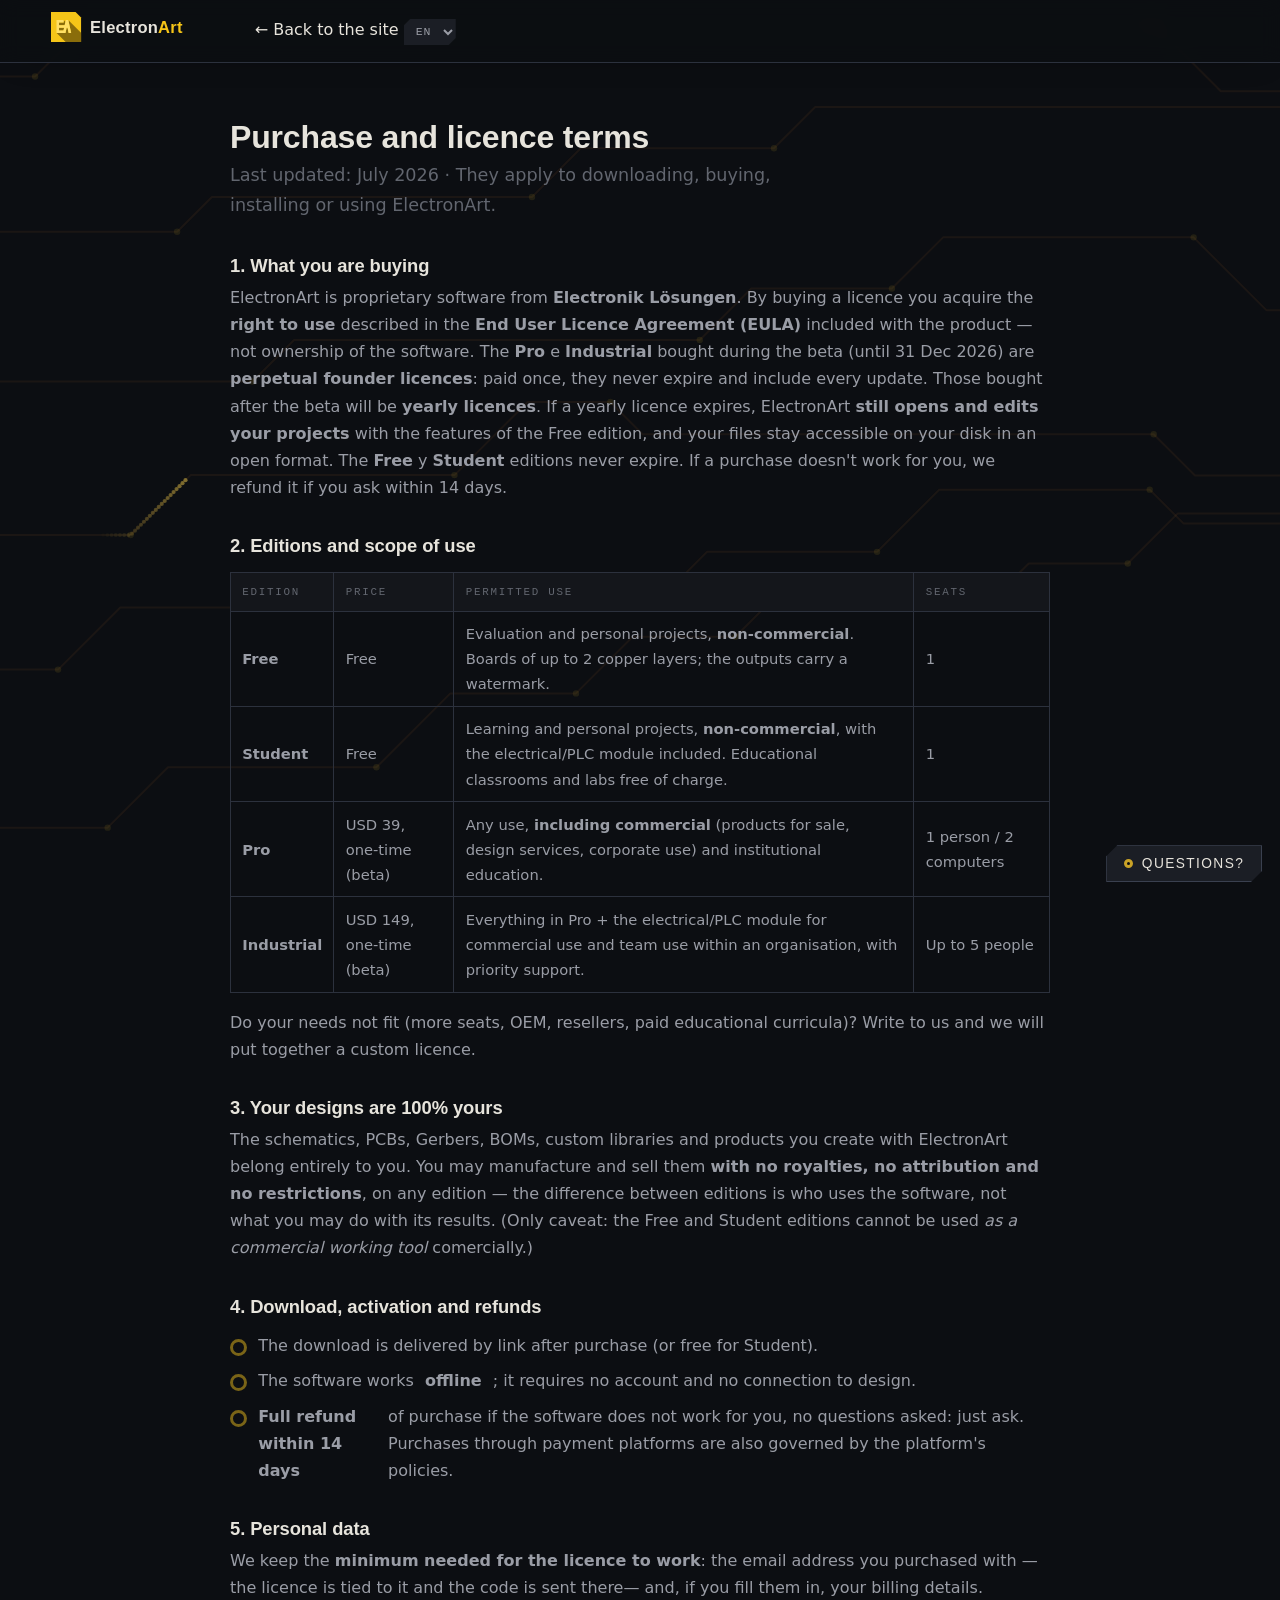
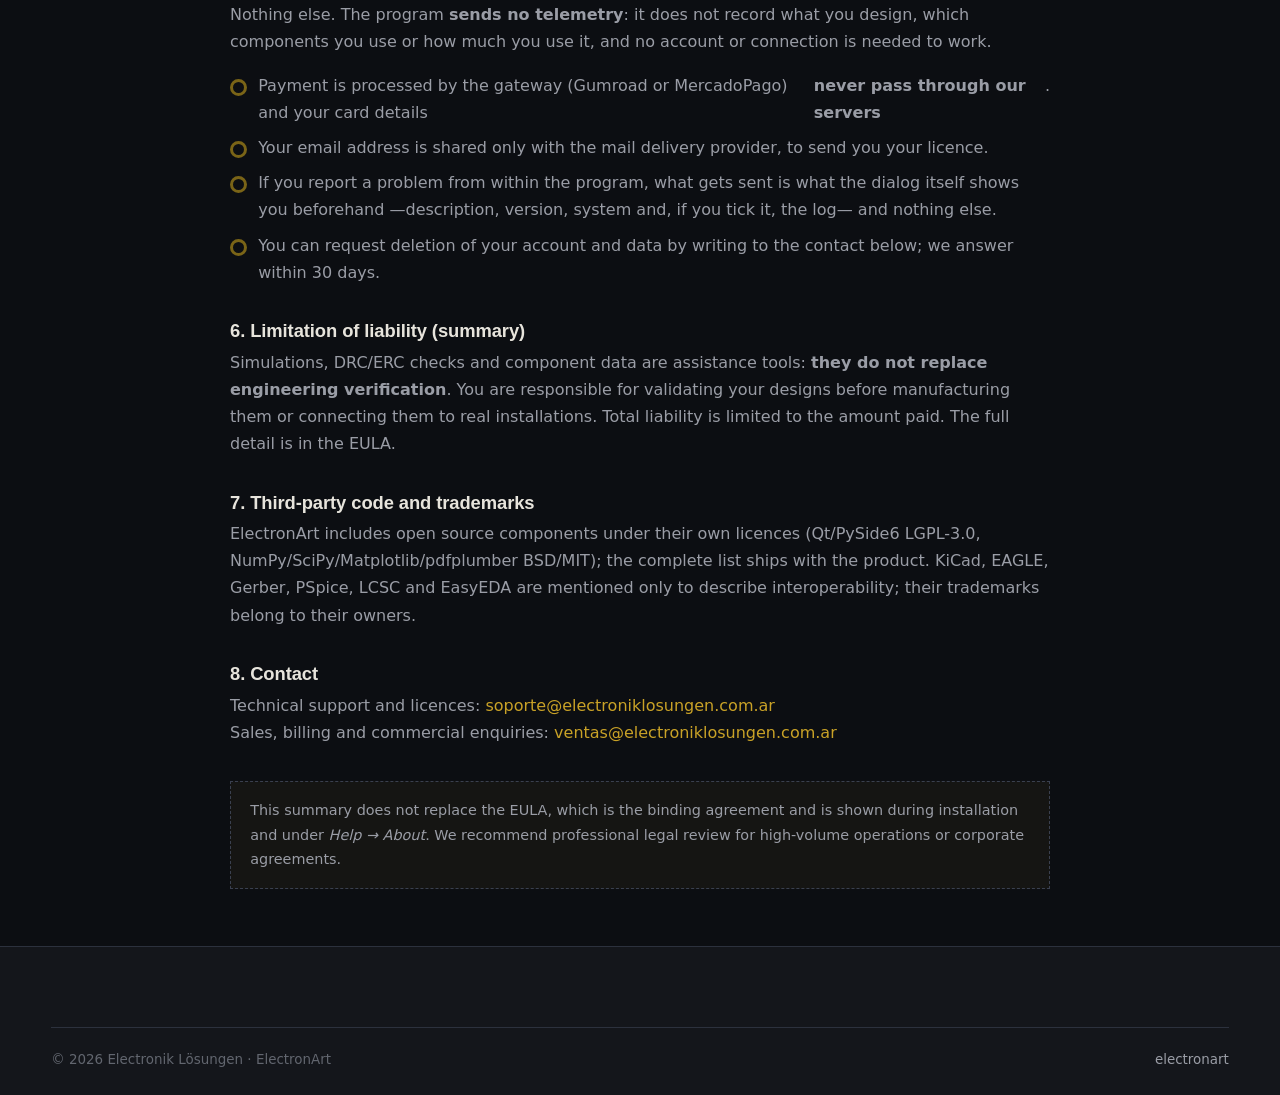
<file: terminos.html>
<!doctype html>
<html lang="es">
<head>
  <meta charset="utf-8" />
  <meta name="viewport" content="width=device-width, initial-scale=1" />
  <title>Términos y licencia — ElectronArt</title>
  <meta name="description" content="Términos de compra, descarga y licencia de ElectronArt." />
  <link rel="icon" href="assets/favicon.svg" />
  <link rel="canonical" href="https://electroniklosungen.com.ar/terminos.html" />
  <link rel="alternate" hreflang="es" href="https://electroniklosungen.com.ar/terminos.html" />
  <link rel="alternate" hreflang="en" href="https://electroniklosungen.com.ar/terminos.html?lang=en" />
  <link rel="alternate" hreflang="pt" href="https://electroniklosungen.com.ar/terminos.html?lang=pt" />
  <link rel="alternate" hreflang="x-default" href="https://electroniklosungen.com.ar/terminos.html" />
  <link rel="stylesheet" href="styles.css" />
  <style>
    .legal{max-width:860px;margin:0 auto;padding:clamp(2rem,6vw,3.6rem) 20px;line-height:1.7;color:var(--muted)}
    .legal h1{margin-bottom:.2em;color:var(--text)}
    .legal .lead{color:var(--muted-2);margin-bottom:2.2rem}
    .legal h2{font-size:1.15rem;margin:2.2rem 0 .5rem;color:var(--text)}
    .legal a{color:var(--gold)}
    .legal table{width:100%;border-collapse:collapse;margin:1rem 0;font-size:.92rem}
    .legal th,.legal td{border:1px solid var(--border);padding:.6rem .7rem;text-align:left}
    .legal th{background:var(--bg-2);color:var(--muted-2);font-family:var(--f-data);
      font-size:.68rem;font-weight:400;letter-spacing:.16em;text-transform:uppercase}
    .legal td{font-variant-numeric:tabular-nums}
    .legal code{background:var(--bg-2);border:1px solid var(--border);padding:.1rem .4rem;
      font-family:var(--f-data);font-size:.86rem;word-break:break-all;color:var(--text)}
    .legal pre{background:var(--bg-2);border:1px solid var(--border);padding:.8rem 1rem;
      overflow-x:auto;font-family:var(--f-data);font-size:.86rem;color:var(--text);margin:.6rem 0 1.2rem}
    .legal .note{background:color-mix(in srgb,var(--gold) 5%,transparent);
      border:1px dashed var(--border-2);padding:1rem 1.2rem;font-size:.9rem;
      color:var(--muted);margin-top:2.2rem}
    /* Lista con pads perforados, igual que en el resto del sistema. */
    .legal ul{list-style:none;padding:0;display:grid;gap:.5rem}
    .legal li{display:flex;gap:.7rem;align-items:flex-start}
    .legal li::before{content:"";flex:none;width:11px;height:11px;margin-top:.44rem;
      border-radius:50%;background:var(--bg);border:3px solid var(--gold-lo)}
  </style>
</head>
<body>
  <header class="site-header">
    <div class="container nav">
      <a href="index.html"><img src="assets/logo.svg" alt="ElectronArt" height="30" /></a>
      <nav>
        <a href="index.html">← Volver al sitio</a>
        <select id="selIdioma" class="sel-idioma" aria-label="Idioma">
          <option value="es">ES</option>
          <option value="en">EN</option>
          <option value="pt">PT</option>
        </select>
      </nav>
    </div>
  </header>

  <main class="legal">
    <h1>Términos de compra y licencia</h1>
    <p class="lead">Última actualización: julio 2026 · Se aplican al descargar, comprar,
    instalar o usar ElectronArt.</p>

    <h2>1. Qué está comprando</h2>
    <p>ElectronArt es software propietario de <b>Electronik Lösungen</b>. Al comprar
    una licencia usted adquiere el <b>derecho de uso</b> descrito en el
    <b>Acuerdo de Licencia de Usuario Final (EULA)</b> incluido con el producto —
    no la propiedad del software. Las ediciones <b>Pro</b> e <b>Industrial</b> compradas
    durante la beta (hasta el 31/12/2026) son <b>licencias perpetuas de fundador</b>:
    se pagan una sola vez, no vencen e incluyen todas las actualizaciones. Las compradas
    después de la beta serán <b>licencias anuales</b>. Si una licencia anual vence,
    ElectronArt <b>sigue abriendo y editando sus proyectos</b> con las funciones de la
    edición Gratuita, y sus archivos permanecen accesibles en su disco y en un formato
    abierto. Las ediciones <b>Gratuita</b> y <b>Student</b> no vencen. Si una compra no le
    sirve, le devolvemos el importe si lo pide dentro de los 14 días.</p>

    <h2>2. Ediciones y alcance de uso</h2>
    <table>
      <tr><th>Edición</th><th>Precio</th><th>Uso permitido</th><th>Puestos</th></tr>
      <tr><td><b>Gratuita</b></td><td>Gratis</td><td>Evaluación y proyectos personales, <b>sin fines comerciales</b>. Placas de hasta 2 capas de cobre; las salidas llevan marca de agua.</td><td>1</td></tr>
      <tr><td><b>Student</b></td><td>Gratis</td><td>Aprendizaje y proyectos personales, <b>sin fines comerciales</b>, con el módulo eléctrico/PLC incluido. Aulas y laboratorios educativos sin cargo.</td><td>1</td></tr>
      <tr><td><b>Pro</b></td><td>USD 39, pago único (beta)</td><td>Todo uso, <b>incluido comercial</b> (productos para la venta, servicios de diseño, uso en empresas) y educativo institucional.</td><td>1 persona / 2 equipos</td></tr>
      <tr><td><b>Industrial</b></td><td>USD 149, pago único (beta)</td><td>Todo lo de Pro + el módulo eléctrico/PLC para uso comercial y uso en equipo dentro de una organización, con soporte prioritario.</td><td>Hasta 5 personas</td></tr>
    </table>
    <p>¿Su caso no encaja (más puestos, OEM, revendedores, currícula educativa paga)?
    Escríbanos y armamos una licencia a medida.</p>

    <h2>3. Sus diseños son 100 % suyos</h2>
    <p>Los esquemáticos, PCBs, Gerbers, BOMs, bibliotecas propias y productos que usted
    cree con ElectronArt le pertenecen por completo. Puede fabricarlos y venderlos
    <b>sin regalías, sin atribución y sin restricciones</b>, con cualquier edición —
    la diferencia entre ediciones está en quién usa el software, no en qué puede
    hacer con sus resultados. (Única salvedad: las ediciones Gratuita y Student no
    pueden usarse <i>como herramienta de trabajo</i> comercial.)</p>

    <h2>4. Descarga, activación y reembolsos</h2>
    <ul>
      <li>La descarga se entrega por enlace tras la compra (o gratis para Student).</li>
      <li>El software funciona <b>offline</b>; no exige cuenta ni conexión para diseñar.</li>
      <li><b>Reembolso completo dentro de los 14 días</b> desde la compra si el software no
        le sirve, sin necesidad de justificarlo: alcanza con pedirlo. Las compras vía plataformas de pago se
        rigen además por las políticas de la plataforma.</li>
    </ul>

    <h2>5. Datos personales</h2>
    <p>Se guarda lo <b>mínimo para que la licencia funcione</b>: el correo con el
    que compró —al que queda ligada la licencia y por el que llega el código— y,
    si los completa, los datos de facturación. Nada más. El programa <b>no manda
    telemetría</b>: no se registra qué diseña, qué componentes usa ni cuánto lo
    usa, y no hace falta cuenta ni conexión para trabajar.</p>
    <ul>
      <li>El pago lo procesa la pasarela (Gumroad o MercadoPago) y los datos de
        la tarjeta <b>nunca pasan por nuestros servidores</b>.</li>
      <li>El correo se comparte únicamente con el proveedor de envío de mails,
        para hacerle llegar su licencia.</li>
      <li>Si reporta un problema desde el programa, se envía lo que muestra el
        propio diálogo antes de mandarlo —descripción, versión, sistema y, si
        usted lo marca, el log— y nada más.</li>
      <li>Puede pedir el borrado de su cuenta y sus datos escribiendo al
        contacto de abajo; se responde dentro de los 30 días.</li>
    </ul>

    <h2>6. Limitación de responsabilidad (resumen)</h2>
    <p>Las simulaciones, verificaciones DRC/ERC y datos de componentes son herramientas
    de asistencia: <b>no sustituyen la verificación de ingeniería</b>. Usted es
    responsable de validar sus diseños antes de fabricarlos o conectarlos a
    instalaciones reales. La responsabilidad total se limita al importe pagado.
    El detalle completo está en el EULA.</p>

    <h2>7. Código de terceros y marcas</h2>
    <p>ElectronArt incluye componentes open source bajo sus propias licencias
    (Qt/PySide6 LGPL-3.0, NumPy/SciPy/Matplotlib/pdfplumber BSD/MIT); la lista
    completa acompaña al producto. KiCad, EAGLE, Gerber, PSpice, LCSC y EasyEDA se
    mencionan solo para describir interoperabilidad; sus marcas pertenecen a sus
    titulares.</p>

    <h2>8. Contacto</h2>
    <p>Soporte técnico y licencias:
    <a href="mailto:soporte@electroniklosungen.com.ar">soporte@electroniklosungen.com.ar</a><br>
    Compras, facturación y consultas comerciales:
    <a href="mailto:ventas@electroniklosungen.com.ar">ventas@electroniklosungen.com.ar</a></p>

    <div class="note">Este resumen no reemplaza al EULA, que es el acuerdo vinculante y
    se muestra durante la instalación y en <i>Ayuda → Acerca de</i>. Recomendamos
    revisión legal profesional para operaciones de volumen o acuerdos corporativos.</div>
  </main>

  <footer class="site-footer">
    <div class="container foot-bottom">
      <span>© 2026 Electronik Lösungen · ElectronArt</span>
      <a href="index.html">electronart</a>
    </div>
  </footer>
  <script src="fondo.js"></script>
  <script src="i18n.js"></script>
  <!-- Asistente: contesta las dudas de descarga, instalación, planes y
       cuenta sin salir de la página. Va DESPUÉS de i18n.js a propósito
       (se traduce solo; ver la cabecera de asistente.js). -->
  <script src="asistente.js"></script>
<script>
// Analítica propia de ElectronArt: sin cookies, sin terceros.
(function(){try{
  // ref: de qué link vino (?ref=ig|yt|mail|reddit|fb, cola D10); sigue en la sesión.
  var m=/[?&]ref=([a-z0-9_-]{1,24})(?:&|#|$)/i.exec(location.search),rf=m?m[1].toLowerCase():"";
  try{if(rf)sessionStorage.setItem("ea_ref",rf);else rf=sessionStorage.getItem("ea_ref")||"";}catch(_){}
  var d={r:location.pathname,f:document.referrer||"",ref:rf};
  var b=new Blob([JSON.stringify(d)],{type:"text/plain"});
  (navigator.sendBeacon&&navigator.sendBeacon("https://electronart.pythonanywhere.com/api/v",b))||
    fetch("https://electronart.pythonanywhere.com/api/v",{method:"POST",body:JSON.stringify(d),
      headers:{"Content-Type":"text/plain"},keepalive:true,mode:"no-cors"});
  document.addEventListener("click",function(e){
    var a=e.target.closest&&e.target.closest("[data-ev]");
    if(!a)return;
    var p={r:location.pathname,f:document.referrer||"",e:a.dataset.ev,ref:rf};
    navigator.sendBeacon&&navigator.sendBeacon("https://electronart.pythonanywhere.com/api/v",
      new Blob([JSON.stringify(p)],{type:"text/plain"}));
  },true);
}catch(_){}})();
</script>
</body>
</html>
</file>
<file: styles.css>
/* ═══════════════════════════════════════════════════════════════════════════
   ElectronArt — Sistema «Máscara»
   La misma identidad del software (src/theme/themes.py → tema "Máscara") y del
   foro. Reglas completas en .claude/skills/electronart-design.

   El criterio: si un recurso lo podría usar cualquier producto, no va. De ahí
   el chaflán a 45° en vez de esquinas redondeadas, los rótulos impresos sobre
   el borde en vez de etiquetas, los pads perforados en vez de viñetas y las
   líneas de cota en vez de divisores.
   ═══════════════════════════════════════════════════════════════════════════ */
:root {
  /* Máscara y sustrato */
  --bg: #0c0e12;            /* máscara negra mate */
  --bg-2: #14161b;          /* superficie */
  --surface: #1b1e25;       /* panel */
  --surface-2: #242832;     /* panel sobre panel */
  --border: #2c313d;        /* borde estructural */
  --border-2: #3a404f;      /* borde de énfasis */

  /* Metales — el oro se usa POCO y por eso pesa */
  --gold: #c9a227;          /* ENIG, el acento */
  --gold-hi: #e9c64b;
  --gold-lo: #7a6417;
  --copper: #b87333;
  --tin: #9aa3b0;

  /* Serigrafía */
  --text: #e7e4dc;
  --muted: #9a9da6;
  --muted-2: #62666f;

  /* Estado — separado de la identidad */
  --ok: #4fb477;
  --warn: #d9903b;
  --fail: #d65c5c;

  /* Compatibilidad con el HTML existente */
  --green: var(--gold);
  --blue: var(--copper);
  --amber: var(--warn);

  --chamfer: 12px;
  --maxw: 1180px;
  --shadow: 0 18px 44px rgba(0,0,0,.55);

  /* Relieve: una sola luz, arriba a la izquierda, como pieza fresada */
  --luz:        rgba(233,198,75,.10);
  --luz-fuerte: rgba(233,198,75,.18);
  --sombra-1:   rgba(0,0,0,.45);
  --sombra-2:   rgba(0,0,0,.35);
  --sombra-3:   rgba(0,0,0,.55);

  /* Kapton: la translucidez es ámbar, nunca blanco */
  --kapton:      rgba(201,162,39,.07);
  --kapton-filo: rgba(233,198,75,.28);
  --kapton-blur: 14px;

  --f-title: "Bahnschrift", "DIN Alternate", "Arial Narrow", sans-serif;
  --f-body: "Segoe UI", system-ui, -apple-system, Arial, sans-serif;
  --f-data: "Consolas", "SF Mono", ui-monospace, monospace;

  --header-bg: rgba(12,14,18,.86);
}

:root[data-theme="light"] {
  --bg: #f6f4ee;
  --bg-2: #ffffff;
  --surface: #ffffff;
  --surface-2: #f0ede4;
  --border: #e3ded1;
  --border-2: #cdc6b4;
  --gold: #b8901f;
  --gold-hi: #caa22a;
  --gold-lo: #8a6d16;
  --text: #191b1f;
  --muted: #565a63;
  --muted-2: #8b8f99;
  --shadow: 0 18px 44px rgba(20,22,26,.12);
  --luz: rgba(184,144,31,.10);
  --luz-fuerte: rgba(184,144,31,.16);
  --sombra-1: rgba(20,22,26,.14);
  --sombra-2: rgba(20,22,26,.10);
  --sombra-3: rgba(20,22,26,.16);
  --kapton: rgba(184,144,31,.06);
  --kapton-filo: rgba(184,144,31,.22);
  --header-bg: rgba(247,244,238,.9);
}

@media (prefers-reduced-motion: reduce) {
  *, *::before, *::after {
    animation-duration: .001ms !important;
    animation-iteration-count: 1 !important;
    transition-duration: .001ms !important;
  }
  /* El paralaje del fondo también se apaga; el relieve queda. */
  #cobre-fondo { animation: none !important; }
}

* { box-sizing: border-box; }
html { scroll-behavior: smooth; }

body {
  margin: 0;
  font-family: var(--f-body);
  background: var(--bg);
  color: var(--text);
  line-height: 1.65;
  -webkit-font-smoothing: antialiased;
}

/* El tejido de cobre lo dibuja fondo.js; queda detrás de todo. */
#cobre-fondo {
  position: fixed; inset: 0;
  width: 100%; height: 100%;
  z-index: 0; pointer-events: none;
}
/* 🔴 El encabezado queda FUERA de esta regla, y no es un detalle.
   Esta línea le ponía `z-index:1` a todos los hijos del body, encabezado
   incluido, y su especificidad es (1,0,1) —el `:not()` aporta la de su
   argumento, que es un ID— contra (0,1,0) del `.site-header` de más abajo. O
   sea que el `z-index:50` que el encabezado declara **nunca se aplicaba**:
   quedaba en 1, empatado con cada sección, y con el z-index empatado gana el
   que va después en el documento. Por eso el menú ☰ se metía por debajo del
   contenido en el teléfono, que es donde ese botón existe.
   Se lo excluye acá en vez de intentar ganarle por especificidad: contra un
   ID no alcanza ninguna cantidad de clases —`body > .site-header` es (0,1,1)
   y pierde igual—, y subirle el número al header tampoco habría servido,
   porque el problema nunca fue el número. */
body > *:not(#cobre-fondo):not(.site-header) { position: relative; z-index: 1; }

/* Una landing no se mueve de costado, nunca.
   Franco la abrió en el teléfono y mandó la captura: el pie, el copyright y el
   panel del asistente aparecían **todos cortados contra el borde izquierdo**.
   No estaba mal puesto el asistente —lo que estaba corrida era la página—, y un
   `position: fixed` se va con ella. Cuando la página desborda a lo ancho,
   además, el dedo la arrastra sin querer al hacer scroll vertical.
   `clip` y no `hidden` a propósito: `overflow: hidden` en el body convierte al
   elemento en contenedor de scroll y **rompe el `position: sticky`** del
   encabezado y del recorrido; `clip` recorta sin crear ese contexto.
   Es una defensa, no un diagnóstico: lo correcto sigue siendo encontrar qué
   desborda. Pero mientras eso no esté, ningún desborde nuevo vuelve a mover el
   sitio entero de lugar. */
html, body { overflow-x: clip; }

/* Paralaje del fondo de trazas: apenas 6px, como si el cobre estuviera una
   capa atrás del scroll. Se apaga del todo con prefers-reduced-motion. */
@keyframes paralaje {
  from { transform: translate3d(0, 0, 0); }
  to   { transform: translate3d(0, -6px, 0); }
}
@supports (animation-timeline: scroll()) {
  #cobre-fondo {
    animation: paralaje linear both;
    animation-timeline: scroll();
  }
}

a { color: inherit; text-decoration: none; }
h1, h2, h3, h4 { font-family: var(--f-title); line-height: 1.06; margin: 0 0 .5em; font-weight: 600; letter-spacing: -.005em; }
p { margin: 0 0 1em; }
.container { width: min(var(--maxw), 92%); margin-inline: auto; }
.container.narrow { max-width: 780px; }
.muted { color: var(--muted); }

/* El degradado de dos colores en el texto es de plantilla: acá el énfasis es
   oro macizo con la traza de cobre subrayándolo. */
.grad {
  color: var(--gold);
  background: none;
  -webkit-text-fill-color: currentColor;
  position: relative;
  white-space: nowrap;
}
.grad::after {
  content: "";
  position: absolute; left: 0; right: 0; bottom: .04em;
  height: 3px;
  background: linear-gradient(90deg, var(--gold-lo), var(--gold-hi), var(--gold-lo));
  transform: scaleX(0); transform-origin: left;
  animation: trazar 1s cubic-bezier(.2,.7,.3,1) .45s forwards;
}
@keyframes trazar { to { transform: scaleX(1); } }

/* El chaflán: dos esquinas cortadas a 45°, como sale de la fresadora. */
.chaflan, .card, .price-card, .flow-step, .mock-window, .table-wrap, .faq details, .video-caja {
  clip-path: polygon(var(--chamfer) 0, 100% 0,
                     100% calc(100% - var(--chamfer)),
                     calc(100% - var(--chamfer)) 100%,
                     0 100%, 0 var(--chamfer));
  border-radius: 0;
  /* Bisel de 2px que sigue el chaflán; la sombra de contacto va por filter:
     el box-shadow exterior lo corta el clip-path. */
  box-shadow: inset 2px 2px 0 var(--luz), inset -2px -2px 0 var(--sombra-1);
  filter: drop-shadow(0 1px 1px var(--sombra-1));
}

/* ── Botones ───────────────────────────────────────────────────────────────
   El primario es un pad de oro; el hover pasa un brillo, como la soldadura
   corriendo por la pieza. */
.btn {
  position: relative;
  display: inline-flex; align-items: center; justify-content: center; gap: .5em;
  padding: .78em 1.5em;
  font-family: var(--f-data);
  font-size: .8rem;
  letter-spacing: .12em;
  text-transform: uppercase;
  font-weight: 600;
  cursor: pointer;
  overflow: hidden;
  border: 1px solid var(--border-2);
  color: var(--text);
  background: transparent;
  box-shadow: inset 1px 1px 0 var(--luz), inset -1px -1px 0 var(--sombra-1);
  transition: color .25s, background .25s, border-color .25s, box-shadow .25s, transform .12s;
  clip-path: polygon(9px 0, 100% 0, 100% calc(100% - 9px), calc(100% - 9px) 100%, 0 100%, 0 9px);
}
/* El filo se calienta al pasar, y al presionar la pieza se hunde: la luz
   pasa abajo a la derecha y la sombra arriba a la izquierda. */
.btn:hover { box-shadow: inset 1px 1px 0 var(--luz-fuerte), inset -1px -1px 0 var(--sombra-1); }
.btn:active {
  transform: translateY(1px);
  box-shadow: inset 1px 1px 0 var(--sombra-1), inset -1px -1px 0 var(--luz);
}
.btn:focus-visible { outline: 2px solid var(--gold); outline-offset: 3px; }
.btn-sm { padding: .55em 1.1em; font-size: .72rem; }

.btn-primary { background: var(--gold); border-color: var(--gold-hi); color: #14161b; font-weight: 700; }
.btn-primary::before {
  content: "";
  position: absolute; inset: 0;
  background: linear-gradient(105deg, transparent 35%, rgba(255,255,255,.55) 50%, transparent 65%);
  transform: translateX(-120%);
  transition: transform .6s cubic-bezier(.3,.7,.3,1);
}
.btn-primary:hover::before { transform: translateX(120%); }
.btn-primary:hover { background: var(--gold-hi); }

.btn-ghost { background: transparent; border-color: var(--border-2); color: var(--muted); }
.btn-ghost:hover {
  border-color: var(--gold); color: var(--gold-hi);
  box-shadow: inset 1px 1px 0 var(--luz-fuerte), inset -1px -1px 0 var(--sombra-1), 0 0 20px -7px var(--gold);
}
.full { width: 100%; }

/* ── Encabezado ────────────────────────────────────────────────────────────*/
.site-header {
  position: sticky; top: 0; z-index: 50;
  backdrop-filter: blur(10px);
  background: var(--header-bg);
  border-bottom: 1px solid var(--border);
  box-shadow: 0 10px 30px -18px var(--sombra-2);
}
.nav { display: flex; align-items: center; gap: 1rem; padding: .75rem 0; }
.brand { display: flex; align-items: center; }
.nav-links { display: flex; gap: 1.5rem; margin-left: 1.4rem; flex: 1; }
.nav-links a {
  position: relative;
  font-family: var(--f-data);
  font-size: .72rem;
  letter-spacing: .14em;
  text-transform: uppercase;
  color: var(--muted);
  padding-block: .35rem;
  transition: color .2s;
}
.nav-links a::after {
  content: "";
  position: absolute; left: 0; bottom: 0; width: 100%; height: 1px;
  background: var(--gold);
  transform: scaleX(0); transform-origin: left;
  transition: transform .3s cubic-bezier(.2,.7,.3,1);
}
.nav-links a:hover { color: var(--text); }
.nav-links a:hover::after { transform: scaleX(1); }
.nav-toggle {
  display: none; background: none; border: 0; color: var(--text); font-size: 1.4rem; cursor: pointer;
  box-shadow: inset 1px 1px 0 var(--luz), inset -1px -1px 0 var(--sombra-1);
}
.nav-toggle:active { box-shadow: inset 1px 1px 0 var(--sombra-1), inset -1px -1px 0 var(--luz); }

/* ── Selector de idioma (F14.2) ────────────────────────────────────────────
   Pieza del sistema: chaflán, relieve de una sola luz arriba-izquierda y
   tipografía de datos. NADA de oro: el acento está reservado para el botón de
   descarga que tiene al lado, y dos acentos juntos no dejan mandar a ninguno. */
/* ── Toggle de tema (claro/oscuro) — pieza Máscara: chaflán y una sola luz ──*/
body { transition: background-color .35s ease, color .35s ease; }
.tema-toggle {
  display: inline-flex; align-items: center; justify-content: center;
  width: 34px; height: 30px; padding: 0; margin-right: .5rem;
  color: var(--muted); background: var(--surface); border: 0; cursor: pointer;
  clip-path: polygon(7px 0, 100% 0, 100% calc(100% - 7px), calc(100% - 7px) 100%, 0 100%, 0 7px);
  box-shadow: inset 1px 1px 0 var(--luz), inset -1px -1px 0 var(--sombra-1);
  transition: color .2s, box-shadow .2s;
}
.tema-toggle:hover { color: var(--gold-hi); }
.tema-toggle:focus-visible { outline: 2px solid var(--gold); outline-offset: 3px; }
.tema-toggle .ico-luna { display: none; }
:root[data-theme="light"] .tema-toggle .ico-sol { display: none; }
:root[data-theme="light"] .tema-toggle .ico-luna { display: inline; }

.sel-idioma {
  font-family: var(--f-data);
  font-size: .72rem;
  letter-spacing: .08em;
  color: var(--muted);
  background: var(--surface);
  border: 0;
  padding: .5em .7em;
  cursor: pointer;
  clip-path: polygon(7px 0, 100% 0, 100% calc(100% - 7px), calc(100% - 7px) 100%, 0 100%, 0 7px);
  box-shadow: inset 1px 1px 0 var(--luz), inset -1px -1px 0 var(--sombra-1),
              inset 0 0 0 1px var(--line);
  transition: color .18s ease;
}
.sel-idioma:hover { color: var(--text); }
.sel-idioma:focus-visible { outline: 2px solid var(--gold); outline-offset: 3px; }
/* El desplegable lo pinta el sistema operativo: sus opciones necesitan un
   fondo propio o quedan texto claro sobre blanco en varios navegadores. */
.sel-idioma option { background: var(--surface); color: var(--text); }

/* ── Hero ──────────────────────────────────────────────────────────────────*/
.hero { padding: clamp(3.5rem, 9vw, 7rem) 0 4.5rem; }
.hero-grid { display: grid; grid-template-columns: 1.05fr .95fr; gap: 3.2rem; align-items: center; }
.eyebrow {
  font-family: var(--f-data);
  color: var(--muted-2);
  font-size: .7rem;
  font-weight: 400;
  letter-spacing: .22em;
  text-transform: uppercase;
  margin-bottom: .9rem;
}
.hero h1 { font-size: clamp(2.4rem, 6vw, 4rem); text-wrap: balance; }
/* El titular de octubre es una frase entera (95 letras): a 4rem ocupaba seis
   renglones y empujaba el botón fuera de la primera pantalla. */
.hero h1.h1-largo { font-size: clamp(1.9rem, 3.6vw, 3rem); line-height: 1.12; }
.lead { font-size: 1.1rem; color: var(--muted); max-width: 32em; }
/* Las trazas del fondo pasan al azar por detrás del texto, y una línea fina
   justo a la altura de las letras se lee como un tachado. Un halo del color
   del sustrato las corta alrededor de cada letra; el tejido sigue a la vista. */
.hero-copy .lead, .hero-copy .eyebrow, .hero-copy .trust {
  text-shadow: 0 0 3px var(--bg), 0 0 6px var(--bg), 0 0 10px var(--bg);
}
.hero-cta { display: flex; gap: .8rem; flex-wrap: wrap; margin: 1.6rem 0 1.4rem; }

/* La lista de confianza se marca con pads perforados, no con tildes. */
.trust { list-style: none; padding: 0; margin: 0; display: flex; gap: 1.6rem; flex-wrap: wrap; color: var(--muted); font-size: .92rem; }
.trust li { display: flex; align-items: center; gap: .55rem; }
.trust li::before {
  content: "";
  width: 12px; height: 12px; flex: none;
  border-radius: 50%;
  background: var(--bg);
  border: 3px solid var(--gold-lo);
  box-shadow: 0 0 8px -2px var(--gold);
  transition: border-color .25s, box-shadow .25s;
}
.trust li:hover::before { border-color: var(--gold); box-shadow: 0 0 12px 0 var(--gold); }

/* ── Mock de la app ────────────────────────────────────────────────────────*/
.mock-window { background: var(--surface); border: 1px solid var(--border); box-shadow: var(--shadow); overflow: hidden; }
.mock-bar { display: flex; align-items: center; gap: .45rem; padding: .55rem .8rem; background: var(--bg-2); border-bottom: 1px solid var(--border); }
.dot { width: 9px; height: 9px; border-radius: 50%; background: var(--border-2); }
.dot.r, .dot.y, .dot.g { background: var(--border-2); }
.mock-title { margin-left: .6rem; color: var(--muted-2); font-family: var(--f-data); font-size: .72rem; }
.mock-tabs { display: flex; gap: .2rem; padding: .5rem .6rem 0; background: var(--bg-2); }
.mtab { padding: .35rem .9rem; font-family: var(--f-data); font-size: .72rem; letter-spacing: .08em; color: var(--muted-2); }
.mtab.active { color: var(--gold); background: var(--surface); border: 1px solid var(--border); border-bottom: none; }
.mock-body { background: var(--bg); }
.mock-svg, .app-shot { display: block; width: 100%; height: auto; }

/* ── Mica en el hero: el asistente dibuja, en vivo ──────────────────────────
   No es una captura: es el diferenciador del producto (la IA de diseño local)
   apareciendo en los primeros segundos. Reusa el chaflán y el relieve del
   sistema; el spotlight resalta lo que Mica coloca, con el glow del oro. */
.mica-panel {
  background: var(--surface); border: 1px solid var(--border); overflow: hidden;
  clip-path: polygon(12px 0,100% 0,100% calc(100% - 12px),calc(100% - 12px) 100%,0 100%,0 12px);
  box-shadow: inset 2px 2px 0 var(--luz), inset -2px -2px 0 var(--sombra-1);
  filter: drop-shadow(0 1px 1px var(--sombra-1));
}
.mica-cab { display: flex; align-items: center; gap: 10px; padding: 12px 16px; border-bottom: 1px solid var(--border); background: var(--bg-2); }
.mica-led { width: 9px; height: 9px; border-radius: 50%; background: var(--gold); flex: none; animation: mica-late 1.6s ease-in-out infinite; }
@keyframes mica-late { 0%,100% { box-shadow: 0 0 0 0 rgba(233,198,75,.45); } 50% { box-shadow: 0 0 0 6px rgba(233,198,75,0); } }
.mica-cab b { font-family: var(--f-title); font-size: .8rem; letter-spacing: .20em; text-transform: uppercase; color: var(--text); }
.mica-s { font-family: var(--f-data); font-size: .72rem; color: var(--muted-2); margin-left: auto; }
.mica-chat { padding: 14px 16px; display: flex; flex-direction: column; gap: 10px; }
.mica-burb { max-width: 88%; padding: 8px 12px; font-size: .86rem; line-height: 1.45; margin: 0;
  clip-path: polygon(8px 0,100% 0,100% calc(100% - 8px),calc(100% - 8px) 100%,0 100%,0 8px); }
.mica-burb.yo { align-self: flex-end; background: var(--surface-2); border: 1px solid var(--border-2); }
.mica-burb.m { align-self: flex-start; color: var(--muted); border: 1px solid var(--gold-lo); }
.mica-burb.m b { color: var(--gold-hi); }
.mica-cur { display: inline-block; width: 8px; height: 1em; background: var(--gold-hi); margin-left: 1px; vertical-align: -2px; animation: mica-parp 1s steps(2) infinite; }
@keyframes mica-parp { 50% { opacity: 0; } }
.mica-lienzo { position: relative; border-top: 1px solid var(--border); background: var(--bg); height: 230px; overflow: hidden; }
.mica-lienzo::before { content: ""; position: absolute; inset: 0; opacity: .5; background-image: radial-gradient(var(--border) 1px, transparent 1px); background-size: 16px 16px; }
/* Lienzo con el visor 3D real: el video llena el panel y los rótulos van encima. */
.mica-lienzo-3d { height: 260px; }
.mica-lienzo-3d::before { opacity: .18; }
.mica-video { position: absolute; inset: 0; width: 100%; height: 100%; object-fit: cover; z-index: 1; }
.mica-rl { position: absolute; top: 8px; left: 12px; font-family: var(--f-title); font-size: .62rem; letter-spacing: .18em; text-transform: uppercase; color: var(--muted-2); z-index: 3; }
.mica-chip { position: absolute; top: 8px; right: 12px; z-index: 3; font-family: var(--f-data); font-size: .62rem; color: var(--gold-hi); opacity: 0; border: 1px solid var(--gold-lo); padding: 2px 7px; background: rgba(12,14,18,.7); animation: mica-chip 2.8s ease 2.2s infinite; }
@keyframes mica-chip { 0%,20% { opacity: 0; } 38% { opacity: 1; } 65% { opacity: 1; } 80%,100% { opacity: 0; } }
.mica-escena { position: absolute; inset: 0; display: flex; align-items: center; justify-content: center; transform-origin: center; animation: mica-zoom 9s ease-in-out infinite; }
@keyframes mica-zoom { 0%,22% { transform: scale(1.9) translate(-8%,6%); } 45% { transform: scale(1.35) translate(10%,0); } 70%,100% { transform: scale(1) translate(0,0); } }
.mica-escena svg { width: 100%; height: auto; max-height: 210px; }
.mk-traza { stroke: var(--copper); stroke-width: 2; fill: none; stroke-linecap: round; }
.mk-sim { stroke: var(--text); stroke-width: 2; fill: none; stroke-linejoin: round; }
.mica-escena text { fill: var(--muted); font-family: var(--f-data); font-size: 9px; }
.mk-val { fill: var(--gold-hi); }
.mk-dib { stroke-dasharray: 200; stroke-dashoffset: 200; animation: mk-trazar 2.2s ease forwards; }
@keyframes mk-trazar { to { stroke-dashoffset: 0; } }
.mk-spot { fill: none; stroke: var(--gold-hi); stroke-width: 1.5; transform-box: fill-box; transform-origin: center; animation: mk-spot 2.8s ease 2.2s infinite; }
@keyframes mk-spot { 0%,15% { opacity: 0; transform: scale(.55); } 35% { opacity: .95; transform: scale(1); } 70% { opacity: 0; transform: scale(1.28); } 100% { opacity: 0; } }
@media (prefers-reduced-motion: reduce) {
  .mica-escena, .mk-dib, .mk-spot, .mica-chip, .mica-cur, .mica-led { animation: none; }
  .mk-dib { stroke-dashoffset: 0; }
  .mk-spot, .mica-chip { opacity: 0; }
}

/* ── Video real de la app ────────────────────────────────────────────
   El marco es el de la maqueta: chaflán a 45° y bisel del sistema
   «Máscara». El video es 16:9 y el ancho máximo evita que la sección
   mande en la página; la sombra gruesa va por filter (drop-shadow) porque
   el box-shadow exterior lo corta el clip-path. */
.video-seccion { padding-bottom: 0; }
.video-caja {
  position: relative;
  aspect-ratio: 16 / 9;
  max-width: 900px;
  margin-inline: auto;
  background: var(--bg);
  border: 1px solid var(--border);
  overflow: hidden;
  filter: drop-shadow(0 24px 40px var(--sombra-3));
}
.video-caja video {
  display: block;
  width: 100%;
  height: 100%;
  object-fit: cover;
}

/* ── Hero: la placa de 6 capas, en vivo (hero3d.js) ─────────────────────────
   El lienzo ocupa el lugar del video viejo. Mientras three.js y las texturas
   llegan se ve el póster; cuando el primer cuadro está listo, `.vivo` los
   funde. `touch-action: pan-y`: en el teléfono el dedo que baja sigue
   scrolleando la página, el que va de costado gira la placa. */
.panel-3d .hero3d { position: relative; height: 380px; border-top: 1px solid var(--border); background:
  radial-gradient(120% 90% at 50% 40%, #1a1d24 0%, var(--bg) 70%); overflow: hidden; }
.hero3d-poster { position: absolute; inset: 0; width: 100%; height: 100%; object-fit: cover; transition: opacity .6s ease; }
.hero3d-canvas { position: absolute; inset: 0; width: 100%; height: 100%; opacity: 0; transition: opacity .6s ease;
  cursor: grab; touch-action: pan-y; }
.hero3d-canvas:active { cursor: grabbing; }
.hero3d.vivo .hero3d-canvas { opacity: 1; }
.hero3d.vivo .hero3d-poster { opacity: 0; }
.capas-leyenda { display: flex; flex-wrap: wrap; gap: 6px; padding: 10px 12px 4px; border-top: 1px solid var(--border); }
.capa-chip { font: 700 .62rem var(--f-data); letter-spacing: .14em; color: var(--muted); background: var(--bg);
  border: 1px solid var(--border); padding: 4px 8px 4px 18px; position: relative; cursor: pointer;
  clip-path: polygon(5px 0, 100% 0, 100% calc(100% - 5px), calc(100% - 5px) 100%, 0 100%, 0 5px);
  transition: color .2s, border-color .2s; }
.capa-chip::before { content: ""; position: absolute; left: 7px; top: 50%; width: 6px; height: 6px; margin-top: -3px;
  border-radius: 50%; background: var(--c, var(--gold)); }
.capa-chip:hover, .capa-chip.activa { color: var(--text); border-color: var(--c, var(--gold)); }
.capa-chip:focus-visible { outline: 2px solid var(--gold); outline-offset: 2px; }
.hero3d-nota { margin: 0; padding: 4px 14px 12px; font-size: .72rem; color: var(--muted-2); }
@media (max-width: 820px) { .panel-3d .hero3d { height: 280px; } }

/* ── Hero: el tablero simulado (captura del programa) ──────────────────────
   Una imagen con su ancho y alto declarados: no salta nada al cargar. */
.panel-tablero { margin: 0; }
.panel-tablero picture { display: block; border-top: 1px solid var(--border); background: var(--bg); }
.hero-captura { display: block; width: 100%; height: auto; }
.panel-tablero .hero3d-nota { padding-top: 10px; font-size: .78rem; color: var(--muted); }

/* ── Reels: lo que hace, en 20 segundos ─────────────────────────────────────
   Verticales, como en el teléfono: dos (o tres) marcos con chaflán, uno al
   lado del otro; en pantallas angostas se apilan. El botón de sonido es un
   rótulo de serigrafía sobre el borde del marco, no un ícono suelto. */
.reels-fila { display: flex; flex-wrap: wrap; justify-content: center; gap: clamp(1.4rem, 3vw, 2.6rem); margin-top: 1.6rem; align-items: center; }
/* La placa no es un reel vertical: mismo marco con chaflán, en su proporción. */
.reel-placa { width: min(460px, 86vw); }
.reel-placa .reel-marco { aspect-ratio: 900 / 778; }
.reel-img { position: absolute; inset: 0; width: 100%; height: 100%; object-fit: cover; display: block; }
.reel { margin: 0; width: min(320px, 86vw); }
.reel-marco { position: relative; aspect-ratio: 9 / 16; background: var(--bg-2); border: 1px solid var(--border);
  clip-path: polygon(14px 0, 100% 0, 100% calc(100% - 14px), calc(100% - 14px) 100%, 0 100%, 0 14px);
  box-shadow: inset 1px 1px 0 rgba(233,198,75,.12); }
.reel-video { position: absolute; inset: 0; width: 100%; height: 100%; object-fit: cover; display: block; }
.reel-sonido { position: absolute; right: 12px; bottom: 12px; z-index: 2; font: 700 .64rem var(--f-data); letter-spacing: .18em;
  color: var(--text); background: rgba(12,14,18,.78); border: 1px solid var(--border); padding: 6px 10px; cursor: pointer;
  clip-path: polygon(6px 0, 100% 0, 100% calc(100% - 6px), calc(100% - 6px) 100%, 0 100%, 0 6px); }
.reel-sonido.on { color: #14110a; background: var(--gold-hi); border-color: var(--gold-hi); }
.reel-sonido:focus-visible { outline: 2px solid var(--gold); outline-offset: 3px; }
.reel figcaption { margin-top: .9rem; font-size: .9rem; color: var(--muted); line-height: 1.5; }
.reel figcaption b { display: block; color: var(--text); font-family: var(--f-title); font-size: 1.05rem; margin-bottom: .2rem; }
.reels-mas { text-align: center; margin-top: 1.4rem; color: var(--muted); font-size: .9rem; }

/* ── Lo último del foro (Comunidad) ─────────────────────────────────────────
   Pads perforados como viñetas, igual que la lista de confianza del hero. */
.foro-feed { margin: 1.8rem auto 0; max-width: 640px; text-align: left; }
.foro-feed ul { list-style: none; padding: 0; margin: .6rem 0 0; display: grid; gap: .5rem; }
.foro-feed li { position: relative; padding: .55rem .8rem .55rem 2rem; background: var(--bg-2); border: 1px solid var(--border);
  clip-path: polygon(8px 0, 100% 0, 100% calc(100% - 8px), calc(100% - 8px) 100%, 0 100%, 0 8px); }
.foro-feed li::before { content: ""; position: absolute; left: .75rem; top: 50%; width: .62rem; height: .62rem; margin-top: -.31rem;
  border-radius: 50%; border: 2px solid var(--gold); background: var(--bg); }
.foro-feed a { color: var(--text); font-weight: 600; }
.foro-feed a:hover { color: var(--gold-hi); }
.foro-meta { display: block; font: .72rem var(--f-data); color: var(--muted-2); letter-spacing: .04em; margin-top: 2px; }

/* ── El viaje por la placa ─────────────────────────────────────────────────
   La sección es alta y el contenido queda pegado arriba: ese alto es el
   «riel» por el que corre la cámara. Cuatro pantallas de scroll, una por
   capítulo. */
.viaje-seccion { height: 420vh; position: relative; }
.viaje-pegado {
  position: sticky; top: 0;
  height: 100vh;               /* respaldo para navegadores sin svh */
  height: min(100svh, 760px);
  width: 100%;
  overflow: hidden;
  display: flex; align-items: flex-end;
}
#viaje {
  position: absolute; inset: 0;
  width: 100%; height: 100%;
  max-height: 760px;
  display: block;
}
/* Velo para que el texto se lea sobre el cobre sin apagar la escena. */
.viaje-velo {
  position: absolute; inset: 0;
  background: linear-gradient(180deg,
    color-mix(in srgb, var(--bg) 55%, transparent) 0%,
    transparent 32%, transparent 45%,
    color-mix(in srgb, var(--bg) 88%, transparent) 100%);
  pointer-events: none;
}
.viaje-textos { position: relative; padding-bottom: clamp(3rem, 9vh, 6rem); }
.viaje-textos article {
  position: absolute; bottom: 0; left: 0; right: 0;
  max-width: 46ch;
  opacity: 0; transform: translateY(18px);
  transition: opacity .5s cubic-bezier(.2,.7,.3,1), transform .5s cubic-bezier(.2,.7,.3,1);
  pointer-events: none;
}
.viaje-textos article.activo { opacity: 1; transform: none; }
.viaje-textos h2 {
  font-size: clamp(1.6rem, 4vw, 2.6rem);
  margin: .3rem 0 .5rem;
  text-wrap: balance;
}
.viaje-textos p:last-child { color: var(--muted); margin: 0; font-size: 1rem; }

/* Medidor de avance: un instrumento, no una barra de progreso web. */
.viaje-medidor {
  position: absolute; right: clamp(1rem, 4vw, 3rem); bottom: clamp(1rem, 4vh, 2.4rem);
  display: flex; align-items: baseline; gap: .4rem;
  font-family: var(--f-data);
  color: var(--muted-2);
  border: 1px solid var(--border);
  background: color-mix(in srgb, var(--bg) 80%, transparent);
  padding: .4rem .8rem;
  clip-path: polygon(8px 0, 100% 0, 100% calc(100% - 8px), calc(100% - 8px) 100%, 0 100%, 0 8px);
  filter: drop-shadow(0 4px 10px var(--sombra-2));
}
.viaje-medidor .rot { font-size: .58rem; letter-spacing: .2em; text-transform: uppercase; }
.viaje-medidor b {
  color: var(--gold); font-size: 1.05rem; font-variant-numeric: tabular-nums;
  min-width: 2.2ch; text-align: right;
}

@media (max-width: 640px) {
  .viaje-seccion { height: 360vh; }
  /* 🔴 El texto pasa a ocupar todo el ancho, y el medidor vive abajo a la
     derecha: en el teléfono se montaban uno sobre otro y el párrafo quedaba
     ilegible bajo el «PROGRESS 100 %». En pantalla grande no pasaba porque el
     artículo corta en 46ch y nunca llega hasta esa esquina.
     El medidor sube a la esquina de arriba, que en esta sección es cielo:
     ahí está el cobre de la escena y no hay una sola línea de texto. */
  .viaje-textos article { max-width: none; }
  .viaje-medidor {
    top: clamp(1rem, 3vh, 2rem);
    bottom: auto;
  }
}
/* Sin scroll de ventana (dentro de un visor que estira el marco hasta la
   altura del contenido): la sección mide una pantalla y el recorrido corre
   solo. Lo pone viaje.js cuando detecta que no hay scroll. */
.viaje-seccion.viaje-auto { height: min(100svh, 760px); }
.viaje-seccion.viaje-auto .viaje-pegado { position: relative; }
/* Sin movimiento: la sección se achica a una pantalla y la cámara queda quieta
   en el primer capítulo. */
@media (prefers-reduced-motion: reduce) {
  .viaje-seccion { height: 100vh; }
  .viaje-textos article { position: relative; opacity: 1; transform: none; }
  .viaje-textos article + article { display: none; }
}

/* ── Secciones y cotas ─────────────────────────────────────────────────────*/
.section { padding: clamp(3.2rem, 7vw, 5.5rem) 0; }
.section.alt { background: var(--bg-2); border-top: 1px solid var(--border); border-bottom: 1px solid var(--border); }
.section-title { font-size: clamp(1.7rem, 3.6vw, 2.4rem); text-align: center; }

/* El subtítulo lleva las marcas de una línea de cota a los costados. */
.section-sub {
  text-align: center; color: var(--muted);
  max-width: 44em; margin: 0 auto 2.8rem;
  position: relative; padding-top: 1.2rem;
}
.section-sub::before {
  content: "";
  position: absolute; top: 0; left: 50%; transform: translateX(-50%);
  width: 120px; height: 1px;
  background: linear-gradient(90deg, transparent, var(--border-2), transparent);
}

/* ── Tarjetas ──────────────────────────────────────────────────────────────*/
.grid { display: grid; gap: 1.1rem; }
.features { grid-template-columns: repeat(4, 1fr); }
.card {
  position: relative;
  background: linear-gradient(160deg, var(--bg-2), var(--surface));
  border: 1px solid var(--border);
  padding: 1.5rem 1.4rem;
  transition: transform .3s cubic-bezier(.2,.7,.3,1), border-color .3s, box-shadow .3s;
}
.card:hover {
  transform: translateY(-4px);
  border-color: var(--gold-lo);
  box-shadow: inset 2px 2px 0 var(--luz), inset -2px -2px 0 var(--sombra-1),
              0 16px 44px -26px #000, 0 0 26px -20px var(--gold);
}
.card .ico { font-size: 1.6rem; margin-bottom: .5rem; }
.card h3 { font-size: 1.12rem; }
.card p { color: var(--muted); font-size: .93rem; margin: 0; }

/* ── Flujo: los pasos SÍ son una secuencia, el número informa ──────────────*/
.flow { display: flex; align-items: stretch; justify-content: center; gap: 1rem; flex-wrap: wrap; }
.flow-step { background: var(--surface); border: 1px solid var(--border); padding: 1.4rem 1.5rem; text-align: center; min-width: 190px; flex: 1; }
.flow-step .num {
  display: inline-grid; place-items: center;
  width: 34px; height: 34px;
  border-radius: 50%;
  background: var(--bg);
  border: 3px solid var(--gold-lo);
  color: var(--gold);
  font-family: var(--f-data); font-weight: 700; font-size: .85rem;
  margin-bottom: .7rem;
  box-shadow: 0 0 10px -3px var(--gold);
}
.flow-step h3 { font-size: 1.05rem; }
.flow-step p { color: var(--muted); font-size: .9rem; margin: 0; }
.flow-arrow { align-self: center; color: var(--copper); font-size: 1.4rem; }

/* ── Comparación ───────────────────────────────────────────────────────────*/
.table-wrap { overflow-x: auto; border: 1px solid var(--border); }
.cmp { width: 100%; border-collapse: collapse; min-width: 620px; }
.cmp th, .cmp td { padding: .85rem 1rem; text-align: center; border-bottom: 1px solid var(--border); }
.cmp th:first-child, .cmp td:first-child { text-align: left; color: var(--text); }
.cmp thead th {
  background: var(--bg-2); color: var(--muted-2);
  font-family: var(--f-data); font-size: .7rem; font-weight: 400;
  letter-spacing: .14em; text-transform: uppercase;
}
.cmp td { color: var(--muted); font-variant-numeric: tabular-nums; }
.cmp .hl { background: color-mix(in srgb, var(--gold) 9%, transparent); color: var(--gold); font-weight: 700; }
.cmp tbody tr { transition: background .2s; }
.cmp tbody tr:hover { background: color-mix(in srgb, var(--gold) 5%, transparent); }
.cmp tbody tr:last-child td { border-bottom: none; }
.fineprint { text-align: center; color: var(--muted-2); font-size: .82rem; margin-top: 1.2rem; }
.fineprint a { color: var(--gold); }

/* ── Precios ───────────────────────────────────────────────────────────────*/
.pricing { grid-template-columns: repeat(4, 1fr); align-items: stretch; gap: 1rem; }
/* Con cuatro planes las tarjetas se angostan: a partir de tablet van de a dos
   antes de apilarse, si no el texto queda en columnas de dos palabras. */
@media (max-width: 1080px) {
  .pricing { grid-template-columns: repeat(2, 1fr); }
}
.price-card {
  position: relative;
  background: linear-gradient(160deg, var(--bg-2), var(--surface));
  border: 1px solid var(--border);
  padding: 2rem 1.6rem 1.7rem;
  display: flex; flex-direction: column;
}
.price-card.featured {
  border-color: var(--gold-lo);
  background: linear-gradient(160deg, color-mix(in srgb, var(--gold) 7%, var(--bg-2)), var(--surface));
  box-shadow: inset 2px 2px 0 var(--luz), inset -2px -2px 0 var(--sombra-1),
              0 0 34px -22px var(--gold), var(--shadow);
}
/* El distintivo se IMPRIME sobre el borde, como el designador de una pieza.
   ⚠️ Pegado al filo por dentro y NO sobresaliendo: `.price-card` lleva el bisel
   de esquinas con `clip-path`, y un `clip-path` recorta también a los hijos
   absolutos. Con `top: -.62rem` los 8,9 px que asomaban no se pintaban y el
   distintivo se veía partido al medio — ilegible en el sitio publicado. */
.ribbon {
  position: absolute; top: 0; left: 1.4rem; transform: none;
  background: var(--bg);
  color: var(--gold);
  font-family: var(--f-data); font-weight: 400; font-size: .62rem;
  letter-spacing: .2em; text-transform: uppercase;
  padding: 0 .55em;
  border-radius: 0;
}
.price-card h3 { font-size: 1.2rem; }
.price { margin: .4rem 0 .2rem; font-variant-numeric: tabular-nums; }
.price .cur { color: var(--muted-2); font-size: .85rem; vertical-align: super; margin-right: .15em; font-family: var(--f-data); }
.price .amt { font-family: var(--f-title); font-size: 2.8rem; font-weight: 600; letter-spacing: -.02em; }
.price .per { color: var(--muted-2); font-family: var(--f-data); font-size: .78rem; margin-left: .35em; }
.price-sub { color: var(--muted); font-size: .9rem; }
.price-card ul { list-style: none; padding: 0; margin: 1.2rem 0 1.6rem; display: grid; gap: .55rem; flex: 1;
  /* Sin esto la grilla reparte el alto sobrante entre los ítems y la lista
     corta queda con renglones sueltos a lo alto de la tarjeta. */
  align-content: start; }
.price-card li { color: var(--text); font-size: .92rem; display: flex; gap: .55rem; align-items: flex-start; }
.price-card li::before {
  content: ""; flex: none;
  width: 11px; height: 11px; margin-top: .42rem;
  border-radius: 50%;
  background: var(--bg);
  border: 3px solid var(--gold-lo);
}
.price-card li.muted { color: var(--muted-2); }
.price-card li.muted::before { border-color: var(--border-2); box-shadow: none; }

/* ── FAQ ───────────────────────────────────────────────────────────────────*/
.faq { display: grid; gap: .7rem; }
.faq details { background: var(--surface); border: 1px solid var(--border); padding: .1rem .3rem; transition: border-color .25s; }
.faq details[open] { border-color: var(--gold-lo); }
.faq summary {
  cursor: pointer; padding: .95rem 1rem; font-weight: 600; list-style: none; position: relative;
  box-shadow: inset 1px 1px 0 var(--luz), inset -1px -1px 0 var(--sombra-1);
}
.faq summary::-webkit-details-marker { display: none; }
.faq summary:focus-visible { outline: 2px solid var(--gold); outline-offset: -2px; }
/* El signo es una vía que se rellena al abrir, no un "+" tipográfico. */
.faq summary::after {
  content: "";
  position: absolute; right: 1rem; top: 50%; transform: translateY(-50%);
  width: 13px; height: 13px;
  border-radius: 50%;
  border: 3px solid var(--border-2);
  background: var(--bg);
  transition: border-color .25s, background .25s, box-shadow .25s;
}
.faq details[open] summary::after {
  border-color: var(--gold);
  background: var(--gold);
  box-shadow: 0 0 10px -1px var(--gold);
}
.faq details p { padding: 0 1rem 1.1rem; margin: 0; color: var(--muted); }

/* ── Banda de cierre ───────────────────────────────────────────────────────*/
.cta-band {
  text-align: center;
  padding: clamp(3.2rem,6vw,4.8rem) 0;
  background: linear-gradient(180deg, transparent, color-mix(in srgb, var(--gold) 6%, transparent));
  border-top: 1px solid var(--border);
}
.cta-band h2 { font-size: clamp(1.7rem,3.6vw,2.3rem); }
.cta-band p { color: var(--muted); margin-bottom: 1.5rem; }

/* ── Pie ───────────────────────────────────────────────────────────────────*/
.site-footer { background: var(--bg-2); border-top: 1px solid var(--border); padding: 2.8rem 0 1.5rem; }
.foot-grid { display: grid; grid-template-columns: 1.6fr 1fr 1fr 1fr; gap: 1.6rem; }
.foot-grid h4 {
  color: var(--muted-2); font-family: var(--f-data);
  font-size: .68rem; letter-spacing: .2em; text-transform: uppercase;
  font-weight: 400; margin-bottom: .8rem;
}
.foot-grid a { display: block; color: var(--muted); padding: .22rem 0; font-size: .92rem; transition: color .2s; }
.foot-grid a:hover { color: var(--gold); }
.foot-bottom {
  display: flex; justify-content: space-between; align-items: center; gap: 1rem;
  flex-wrap: wrap; margin-top: 2.2rem; padding-top: 1.3rem;
  border-top: 1px solid var(--border);
  color: var(--muted-2); font-size: .84rem;
}
.foot-bottom a { color: var(--muted); }
.foot-bottom a:hover { color: var(--gold); }

/* ── Responsive ────────────────────────────────────────────────────────────*/
@media (max-width: 940px) {
  .features { grid-template-columns: repeat(2, 1fr); }
  /* `1fr` a secas toma como mínimo el ancho de su contenido (la maqueta del chat
     y el h1): en un celular la columna quedaba en ~417 px dentro de 360 y el
     `overflow-x: clip` cortaba título, párrafo y viñetas sin barra para verlos. */
  .hero-grid { grid-template-columns: minmax(0, 1fr); }
  .hero-grid > * { min-width: 0; }
  /* El titular va primero: con la imagen arriba, en el celular la primera
     pantalla no decía qué es el programa. */
  .pricing { grid-template-columns: 1fr; max-width: 460px; margin-inline: auto; }
  .foot-grid { grid-template-columns: 1fr 1fr; }
}
/* Los seis enlaces + tema + idioma + Descargar necesitan ~1180 px: por debajo
   el botón de descarga quedaba aplastado y cortado («CAR»), en tablets y
   notebooks chicas y no sólo en el celular. Hasta ese ancho va el menú ☰.
   Medido con `scripts/landing_desbordes.py`. */
@media (max-width: 1180px) {
  .nav-links {
    display: none; position: absolute; top: 100%; left: 0; right: 0;
    flex-direction: column;
    /* 🔴 Fondo OPACO debajo del tinte, no sólo el tinte.
       El kapton son `rgba(201,162,39,.07)`: un 7 %, o sea casi nada. Toda la
       legibilidad quedaba a cargo del `backdrop-filter`, y donde el navegador
       no lo aplica —o lo degrada, que en un teléfono pasa seguido— el menú se
       abría encima de la captura del programa y los enlaces no se leían.
       Es una lámina apoyada sobre la placa, y una lámina tapa lo que tiene
       abajo: el ámbar se conserva como tinte, pero el sustrato va sólido.
       Con blur, además, sigue viéndose el desenfoque por detrás. */
    background:
      linear-gradient(var(--kapton), var(--kapton)),
      color-mix(in srgb, var(--bg) 97%, transparent);
    backdrop-filter: blur(var(--kapton-blur));
    border-top: 1px solid var(--kapton-filo);
    box-shadow: 0 24px 48px -24px var(--sombra-3);
    padding: 1rem 6%; gap: .9rem;
  }
  .nav-links.open { display: flex; }
  .nav-toggle { display: block; }
  .site-header .nav { position: relative; }
  .nav { gap: .5rem; }
  .tema-toggle { margin-left: auto; margin-right: 0; }
  .nav .btn-sm { flex: none; white-space: nowrap; padding: .55em .8em; }
  .nav-toggle { flex: none; }
}
@media (max-width: 640px) {
  /* «en una sola herramienta» no puede ir con `nowrap`: a 2,4rem mide 417 px. */
  .hero h1 .grad { white-space: normal; }
  .features { grid-template-columns: 1fr; }
  .flow-arrow { transform: rotate(90deg); }
  :root { --chamfer: 9px; }
  .autor-ficha { grid-template-columns: 1fr; gap: 1.1rem; padding: 1.4rem 1.3rem; }
}
@media (max-width: 480px) {
  /* Marca + tema + idioma + Descargar + ☰ no entran con el logo completo
     (200 px): queda sólo el ícono EA, que es el primer cuadro del SVG. */
  .brand { width: 32px; overflow: hidden; flex: none; }
  .brand img { max-width: none; }
}

/* ── Quién lo hace ──────────────────────────────────────────────────────────
   La ficha del autor. Chaflán en vez de radio, relieve con una sola fuente de
   luz arriba-izquierda, y el oro **una sola vez** —el monograma—: si el acento
   se repite en la misma pantalla deja de significar algo. */
.autor-ficha {
  display: grid;
  grid-template-columns: auto 1fr;
  gap: 1.6rem;
  align-items: start;
  background: var(--surface);
  clip-path: polygon(var(--chamfer) 0, 100% 0, 100% calc(100% - var(--chamfer)),
                     calc(100% - var(--chamfer)) 100%, 0 100%, 0 var(--chamfer));
  border-top: 1px solid rgba(233, 198, 75, .10);
  border-left: 1px solid rgba(233, 198, 75, .10);
  box-shadow: 0 1px 0 rgba(0, 0, 0, .45);
  padding: 1.9rem 2rem;
}
.autor-marca {
  font-family: Bahnschrift, "DIN Alternate", sans-serif;
  font-size: 1.55rem;
  font-weight: 600;
  letter-spacing: .06em;
  color: var(--gold);
  width: 62px;
  height: 62px;
  display: grid;
  place-items: center;
  background: var(--bg);
  border: 1px solid var(--gold-lo);
  clip-path: polygon(9px 0, 100% 0, 100% calc(100% - 9px),
                     calc(100% - 9px) 100%, 0 100%, 0 9px);
}
.autor-cuerpo h3 { margin: 0 0 .2rem; font-size: 1.22rem; }
.autor-rol {
  font-family: Consolas, "SF Mono", ui-monospace, monospace;
  font-size: .74rem;
  letter-spacing: .1em;
  text-transform: uppercase;
  color: var(--muted-2);
  margin: 0 0 1rem;
}
.autor-cuerpo p { margin: 0 0 .8rem; }
.autor-links { display: flex; gap: .6rem; flex-wrap: wrap; margin-top: 1.1rem; }
</file>
